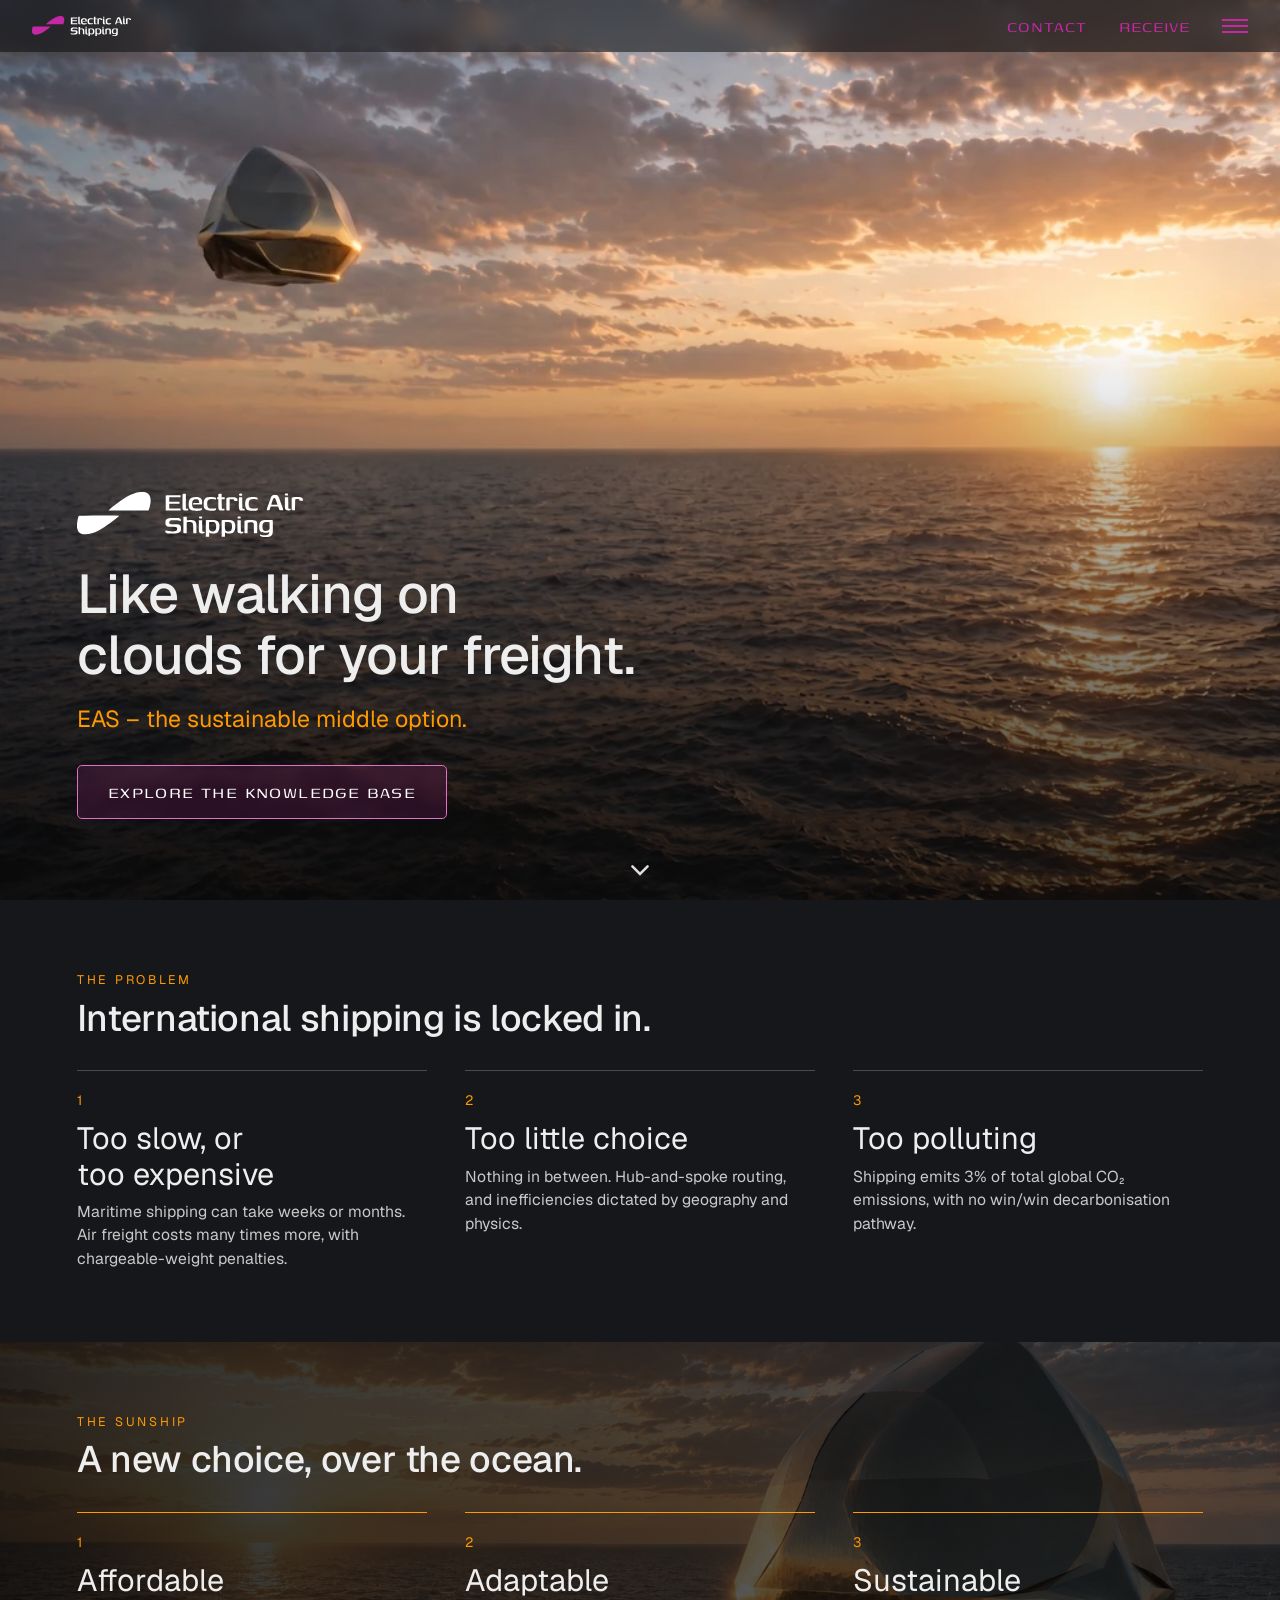
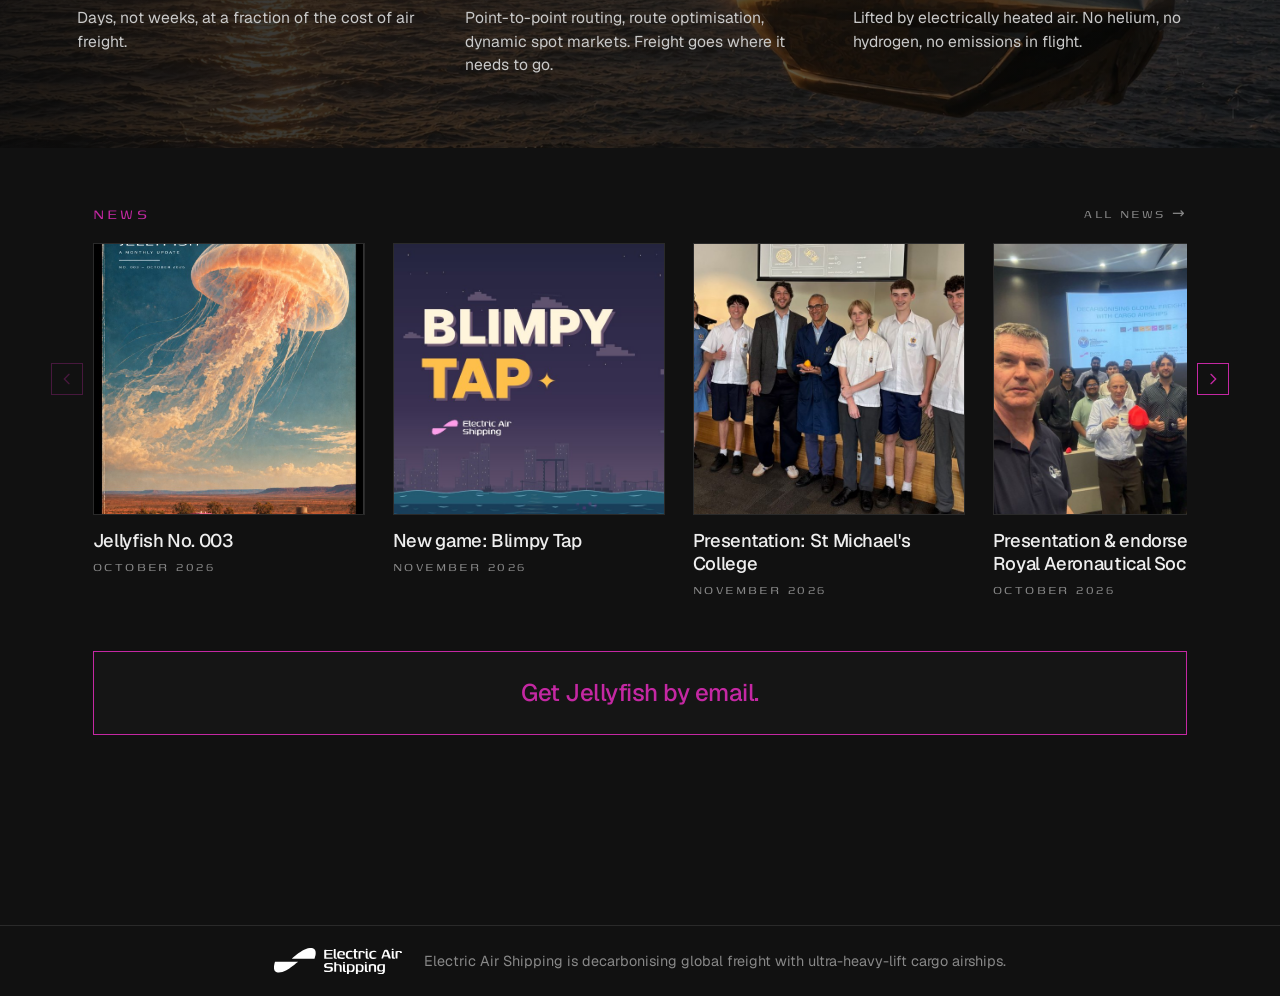
<file: index.html>
<!DOCTYPE html>
<html lang="en">

<head>
    <meta charset="UTF-8">
    <meta name="viewport" content="width=device-width, initial-scale=1.0">
    <title>Electric Air Shipping</title>
    <meta name="description"
        content="Like walking on clouds for your freight. The Sunship is an ultra-heavy-lift cargo airship: the sustainable middle option for international shipping.">
    <link rel="canonical" href="https://electricairshipping.com/">

    <!-- Link previews. Without these a shared link renders as a bare URL. -->
    <meta property="og:type" content="website">
    <meta property="og:site_name" content="Electric Air Shipping">
    <meta property="og:title" content="Electric Air Shipping">
    <meta property="og:description"
        content="Like walking on clouds for your freight. EAS – the sustainable middle option.">
    <meta property="og:url" content="https://electricairshipping.com/">
    <!-- Dedicated JPEG at 1200x630: LinkedIn's crawler rejects WebP, and
         social scrapers want this exact shape. Same hero composition. -->
    <meta property="og:image" content="https://electricairshipping.com/assets/og-image.jpg">
    <meta property="og:image:type" content="image/jpeg">
    <meta property="og:image:width" content="1200">
    <meta property="og:image:height" content="630">
    <meta property="og:image:alt" content="The Sunship over open water at sunset">
    <meta name="twitter:card" content="summary_large_image">
    <meta name="twitter:image" content="https://electricairshipping.com/assets/og-image.jpg">

    <link rel="shortcut icon" href="./assets/favicon.ico" type="image/x-icon">

    <!-- The hero headline and lead render are the largest things above the
         fold; both are preloaded so the first paint is the real page. -->
    <link rel="preload" as="font" type="font/woff2" href="./assets/fonts/Geist-Variable.woff2" crossorigin>
    <link rel="preload" as="image"
        imagesrcset="./assets/hero/over-water-1280.webp 1280w, ./assets/hero/over-water-1920.webp 1920w, ./assets/hero/over-water-2560.webp 2560w, ./assets/hero/over-water-2730.webp 2730w"
        imagesizes="100vw">

    <link rel="stylesheet" href="./assets/site.css">
    <style>
        * {
            box-sizing: border-box;
        }

        html {
            scroll-snap-type: y proximity;
            /* One decisive scroll lands on a slide top; a nudge springs back.
               Snap targets clear the fixed bar because scroll-padding-top and
               the bar's height are the same variable — they cannot drift. */
            scroll-padding-top: var(--bar-h);
            scroll-behavior: smooth;
        }

        body {
            margin: 0;
            background: var(--bg);
            color: var(--fg);
            font-family: Geist, system-ui, sans-serif;
        }

        h1,
        h2,
        p {
            margin: 0;
        }

        .snap {
            scroll-snap-align: start;
        }

        /* ------------------------------------------------------------ hero */

        /* svh, not dvh: dvh changes as the mobile URL bar hides and shows,
           which re-lays-out every full-height section MID-SCROLL — the page
           visibly stutters between slides. svh is the stable small size; the
           cost is a sliver of letterbox when the URL bar is collapsed, the
           gain is that nothing moves under the visitor's thumb. */
        .hero {
            position: relative;
            min-height: 100vh;
            min-height: 100svh;
            overflow: hidden;
        }

        .hero-lead,
        .hero-layer {
            position: absolute;
            inset: 0;
            width: 100%;
            height: 100%;
            object-fit: cover;
            background-size: cover;
            background-position: center;
        }

        /* The lead render is the only image in the initial markup — the other
           four are attached by script AFTER window load so nothing competes
           with the largest contentful paint. Each overlay then takes a slot in
           a 30s cycle; while an overlay is transparent (or not yet loaded) the
           lead shows through, so a slow connection degrades to a still. */
        .hero-layer {
            opacity: 0;
            animation: heroFade 30s linear infinite;
        }

        /* Numbered 1-4, not 2-5: nth-of-type counts by TAG among siblings and
           the lead is an <img>, so the four layer divs are div 1-4. Numbering
           from 2 left layer one on a 0s delay — it covered the lead instantly,
           and the 22.5s slot pointed at .hero-scrim, where it did nothing.
           The 0-4.5s slot belongs to the lead render. */
        .hero-layer:nth-of-type(1) { animation-delay: 4.5s; }
        .hero-layer:nth-of-type(2) { animation-delay: 10.5s; }
        .hero-layer:nth-of-type(3) { animation-delay: 16.5s; }
        .hero-layer:nth-of-type(4) { animation-delay: 22.5s; }

        @keyframes heroFade {
            0% { opacity: 0; }
            5% { opacity: 1; }
            20% { opacity: 1; }
            25% { opacity: 0; }
            100% { opacity: 0; }
        }

        /* Scrim: the text sits over five different frames as they cycle, so
           contrast is tuned against the BRIGHTEST (docking), not the lead. */
        .hero-scrim {
            position: absolute;
            inset: 0;
            background: linear-gradient(to top,
                    rgba(8, 8, 8, 0.78) 0%,
                    rgba(8, 8, 8, 0.45) 32%,
                    rgba(8, 8, 8, 0.0) 62%);
        }

        .hero-text {
            position: absolute;
            left: clamp(1.25rem, 6vw, 5rem);
            right: clamp(1.25rem, 6vw, 5rem);
            bottom: clamp(2.5rem, 9vh, 6rem);
            max-width: 46rem;
        }

        .hero-text .lockup {
            height: clamp(2.1rem, 5vh, 3rem);
            width: auto;
            display: block;
            margin-bottom: clamp(1rem, 3vh, 1.75rem);
        }

        .hero-text h1 {
            font-size: clamp(1.9rem, 4.6vw, 3.4rem);
            font-weight: 500;
            line-height: 1.12;
            letter-spacing: -0.01em;
            text-wrap: balance;
        }

        .hero-text .sub {
            margin-top: clamp(0.7rem, 2vh, 1.1rem);
            font-size: clamp(1.05rem, 2vw, 1.45rem);
            font-weight: 400;
            color: var(--orange);
        }

        .hero-actions {
            display: flex;
            flex-wrap: wrap;
            gap: 0.9rem;
            margin-top: clamp(1.4rem, 3.5vh, 2.2rem);
        }

        .btn {
            display: inline-block;
            padding: 0.7em 1.5em;
            border-radius: 0.3rem;
            font-family: Genos, system-ui, sans-serif;   /* chrome = Genos */
            font-size: clamp(1.05rem, 1.8vw, 1.25rem);
            font-weight: 500;
            letter-spacing: 0.07em;
            text-decoration: none;
            white-space: nowrap;
        }

        /* Matches the v5 deck's IP box: faint berry tint, light berry outline. */
        .btn-primary {
            background: rgba(196, 40, 163, 0.16);
            border: 1.5px solid #e070c8;
            color: #fff;
            -webkit-backdrop-filter: blur(6px);
            backdrop-filter: blur(6px);
        }

        .btn-primary:hover,
        .btn-primary:focus-visible {
            background: rgba(196, 40, 163, 0.34);
        }

        .btn:focus-visible {
            outline: 2px solid var(--orange);
            outline-offset: 3px;
        }

        .chev {
            position: absolute;
            left: 50%;
            transform: translateX(-50%);
            bottom: 0.9rem;
            color: rgba(255, 255, 255, 0.85);
            animation: chevNudge 2.4s ease-in-out infinite;
        }

        .chev svg {
            width: 1.9rem;
            height: 1.9rem;
            display: block;
        }

        @keyframes chevNudge {
            0%, 100% { transform: translate(-50%, 0); }
            50% { transform: translate(-50%, 0.45rem); }
        }

        /* ------------------------------------------ problem + solution */

        /* One screen: the problem row over the answer row, so each answer
           sits directly under the problem it solves. */
        /* Sized to the space BELOW the bar: snapping lands the section at
           scroll-padding-top (the bar height), so a full-viewport section
           would lose its bottom bar-height to the fold. */
        .ps {
            min-height: calc(100vh - var(--bar-h));
            min-height: calc(100svh - var(--bar-h));
            display: flex;
            flex-direction: column;
            background: #16171a;   /* the deck slides' own colour */
        }

        .half {
            position: relative;
            flex: 1;
            display: flex;
            align-items: center;
            padding: clamp(1.5rem, 4vh, 2.5rem) clamp(1.25rem, 6vw, 5rem);
            overflow: hidden;
        }

        /* The solution sits over a render: the answer arrives with the ship. */
        .half-bg {
            position: absolute;
            inset: 0;
            background: url("./assets/hero/water-low-1672.webp") center / cover no-repeat;
        }

        .half-bg::after {
            content: "";
            position: absolute;
            inset: 0;
            background: linear-gradient(to right,
                    rgba(8, 8, 8, 0.86) 0%,
                    rgba(8, 8, 8, 0.7) 55%,
                    rgba(8, 8, 8, 0.45) 100%);
        }

        .half-inner {
            position: relative;
            width: 100%;
            max-width: 78rem;
            margin: 0 auto;
        }

        .eyebrow {
            font-size: 0.78rem;
            letter-spacing: 0.22em;
            text-transform: uppercase;
            color: var(--orange);
        }

        .half h2 {
            margin-top: 0.6rem;
            font-size: clamp(1.5rem, 3vw, 2.3rem);
            font-weight: 500;
            line-height: 1.12;
            letter-spacing: -0.01em;
            text-wrap: balance;
        }

        .tiles {
            list-style: none;
            margin: clamp(1.2rem, 3.5vh, 2.2rem) 0 0;
            padding: 0;
            display: grid;
            grid-template-columns: repeat(3, 1fr);
            gap: clamp(1.5rem, 3vw, 3rem);
        }

        .tiles li {
            border-top: 1px solid #4a4b4f;
            padding-top: 1.1rem;
        }

        /* Problems get a grey rule, answers the orange one. */
        .half-solution .tiles li {
            border-top-color: var(--orange);
        }

        .tiles .num {
            font-size: 0.85rem;
            color: var(--orange);
        }

        .tiles h3 {
            margin: 0.7rem 0 0;
            font-size: clamp(1.4rem, 2.4vw, 2rem);
            font-weight: 400;
            line-height: 1.15;
        }

        .tiles p {
            margin-top: 0.5rem;
            font-size: clamp(0.98rem, 1.2vw, 1.1rem);
            line-height: 1.5;
            color: #c9c9c9;
            max-width: 26rem;
        }

        @media (max-width: 760px) {
            .tiles {
                grid-template-columns: 1fr;
                gap: 1.6rem;
            }
        }

        /* ------------------------------------------------------------ news */
        /* The news page's rails, merged into one and shown here as image,
           title and date. Styles are copied from news/_shared.css and scoped,
           because that file's global .btn would fight this page's. */

        .end {
            min-height: calc(100vh - var(--bar-h));
            min-height: calc(100svh - var(--bar-h));
            display: flex;
            flex-direction: column;
        }

        .news {
            width: 100%;
            max-width: 78rem;
            margin: 0 auto;
            padding: clamp(2rem, 6vh, 4rem) clamp(1.25rem, 6vw, 5rem) clamp(1.5rem, 4vh, 2.5rem);
        }

        /* The box IS the button, as on the news page. */
        .signup {
            display: block;
            text-align: center;
            text-decoration: none;
            font-size: clamp(1.2rem, 2.2vw, 1.5rem);
            font-weight: 500;
            letter-spacing: -0.02em;
            color: var(--berry);
            border: 1px solid var(--berry);
            background: #151515;
            padding: clamp(1.1rem, 2.5vw, 1.6rem);
            margin-top: clamp(1.5rem, 4vh, 2.5rem);
        }

        .signup:hover,
        .signup:focus-visible {
            color: var(--bg);
            background: var(--orange);
            border-color: var(--orange);
        }

        /* Pushed to the bottom of the last screen. */
        .foot {
            margin-top: auto;
            border-top: 1px solid #2a2a2a;
            padding: 1.4rem clamp(1.25rem, 6vw, 5rem);
            display: flex;
            flex-wrap: wrap;
            align-items: center;
            justify-content: center;
            gap: 0.6rem 1.4rem;
            text-align: center;
        }

        .foot img {
            height: 1.6rem;
            width: auto;
            display: block;
        }

        .foot p {
            font-size: 0.9rem;
            color: var(--muted);
        }

        .news .strand-head {
            display: flex;
            align-items: center;
            justify-content: space-between;
            gap: 1rem;
            margin-bottom: 1.1rem;
        }

        .news .kicker {
            font-family: Genos, system-ui, sans-serif;
            text-transform: uppercase;
            letter-spacing: 0.18em;
            font-size: 1.15rem;
            font-weight: 400;
            color: var(--berry);
        }

        .news-tools {
            display: flex;
            align-items: center;
            gap: 1.1rem;
        }

        .news-all {
            font-family: Genos, system-ui, sans-serif;
            text-transform: uppercase;
            letter-spacing: 0.16em;
            font-size: 0.95rem;
            color: var(--muted);
            text-decoration: none;
        }

        .news-all:hover,
        .news-all:focus-visible {
            color: var(--orange);
        }

        /* rail.js wraps the rail in .rail-frame and puts its arrows either
           side of the pictures - see news/_shared.css for why. */
        .rail-frame {
            position: relative;
        }

        .rail-frame > .rail-arrow {
            position: absolute;
            z-index: 1;
            top: var(--arrow-y, 40%);
            transform: translateY(-50%);
            background: rgba(17, 17, 17, 0.85);
        }

        .rail-frame > .rail-prev {
            left: 0.4rem;
        }

        .rail-frame > .rail-next {
            right: 0.4rem;
        }

        .rail-frame > .rail-arrow[hidden] {
            display: none;
        }

        @media (min-width: 68rem) {
            .rail-frame > .rail-arrow {
                background: none;
            }

            .rail-frame > .rail-prev {
                left: -2.6rem;
            }

            .rail-frame > .rail-next {
                right: -2.6rem;
            }
        }

        .news .rail {
            list-style: none;
            margin: 0;
            padding: 0 0 1rem;
            display: flex;
            gap: clamp(1rem, 3vw, 1.75rem);
            overflow-x: auto;
            overscroll-behavior-x: contain;
            scroll-snap-type: x mandatory;
            scrollbar-width: thin;
            scrollbar-color: #3a3a3a transparent;
        }

        .news .rail > li {
            flex: 0 0 clamp(13rem, 62vw, 17rem);
            scroll-snap-align: start;
        }

        .news .rail:focus-visible {
            outline: 2px solid var(--orange);
            outline-offset: 4px;
        }

        .news .entry img {
            width: 100%;
            aspect-ratio: 1 / 1;
            object-fit: cover;
            display: block;
            border: 1px solid #2a2a2a;
        }

        .news .entry h3 {
            font-weight: 500;
            font-size: 1.15rem;
            letter-spacing: -0.02em;
            margin: 0.9rem 0 0.3rem;
            line-height: 1.25;
        }

        .news .entry h3 a {
            color: var(--fg);
            text-decoration: none;
        }

        .news .entry h3 a:hover,
        .news .entry h3 a:focus-visible {
            color: var(--orange);
        }

        .news .entry .date {
            font-family: Genos, system-ui, sans-serif;
            text-transform: uppercase;
            letter-spacing: 0.16em;
            font-size: 0.95rem;
            color: var(--muted);
        }

        .rail-arrow {
            width: 2rem;
            height: 2rem;
            display: grid;
            place-items: center;
            background: none;
            color: var(--berry);
            border: 1px solid var(--berry);
            cursor: pointer;
            padding: 0;
        }

        .rail-arrow:hover:not(:disabled),
        .rail-arrow:focus-visible {
            color: var(--bg);
            background: var(--orange);
            border-color: var(--orange);
        }

        .rail-arrow:disabled {
            opacity: 0.3;
            cursor: default;
        }

        .rail-arrow svg {
            width: 1rem;
            height: 1rem;
        }

        /* Phones get decisive snapping: a flick always comes to rest on a
           screen, never between two. Desktop keeps proximity. */
        @media (pointer: coarse) {
            html {
                scroll-snap-type: y mandatory;
            }
        }

        /* --------------------------------------------------- reduced motion */

        @media (prefers-reduced-motion: reduce) {
            html {
                scroll-behavior: auto;
            }

            .hero-layer {
                animation: none;
                opacity: 0;   /* the lead render alone, as a still */
            }

            .chev {
                animation: none;
            }
        }
    </style>
</head>

<body>
    <header class="topbar">
        <a class="topbar-home" href="/" aria-label="Electric Air Shipping — home">
            <img src="./assets/logo-berry-white.svg" alt="Electric Air Shipping">
        </a>
        <nav class="topbar-nav">
            <a href="mailto:contact@electricairshipping.com" data-track="contact">CONTACT</a>
            <a href="#" data-nl-open data-track="receive">RECEIVE</a>
        </nav>
    </header>

    <main>
        <!-- ============================================================ hero -->
        <section class="hero snap" aria-label="Electric Air Shipping">
            <img class="hero-lead" alt="The Sunship — a broad, faceted metallic airship — over open water at sunset"
                src="./assets/hero/over-water-1920.webp"
                srcset="./assets/hero/over-water-1280.webp 1280w, ./assets/hero/over-water-1920.webp 1920w, ./assets/hero/over-water-2560.webp 2560w, ./assets/hero/over-water-2730.webp 2730w"
                sizes="100vw" width="2730" height="1536" fetchpriority="high">

            <!-- Attached by script after window load; decorative.
                 THIS ORDER IS THE CAROUSEL ORDER — the delays above are applied
                 by position, so moving a line moves the shot in the cycle. -->
            <div class="hero-layer" aria-hidden="true" data-slug="shallows" data-widths="1280,1920,2560,2956"></div>
            <div class="hero-layer" aria-hidden="true" data-slug="forest" data-widths="1280,1672"></div>
            <div class="hero-layer" aria-hidden="true" data-slug="water-low" data-widths="1280,1672"></div>
            <div class="hero-layer" aria-hidden="true" data-slug="docking" data-widths="1280,1920,2432"></div>

            <div class="hero-scrim" aria-hidden="true"></div>

            <div class="hero-text">
                <img class="lockup" src="./assets/logo.svg" alt="">
                <h1>Like walking on clouds for your freight.</h1>
                <p class="sub">EAS &ndash; the sustainable middle option.</p>
                <div class="hero-actions">
                    <a class="btn btn-primary" href="/knowledgebase" data-track="kb">EXPLORE THE KNOWLEDGE BASE</a>
                </div>
            </div>

            <a class="chev" href="#problem" aria-label="Scroll down">
                <svg viewBox="0 0 24 24" fill="none" stroke="currentColor" stroke-width="2" stroke-linecap="round">
                    <path d="M6 9l6 6 6-6"></path>
                </svg>
            </a>
        </section>

        <!-- ================================================ problem + solution
             Problem row over solution row on one screen: tile N of the
             solution answers tile N of the problem. -->
        <section class="ps snap" id="problem" aria-label="The problem, and the Sunship">
            <div class="half half-problem">
                <div class="half-inner">
                    <p class="eyebrow">The problem</p>
                    <h2>International shipping is locked in.</h2>
                    <ol class="tiles">
                        <li>
                            <span class="num">1</span>
                            <h3>Too slow, or too&nbsp;expensive</h3>
                            <p>Maritime shipping can take weeks or months. Air freight costs
                                many times more, with chargeable-weight penalties.</p>
                        </li>
                        <li>
                            <span class="num">2</span>
                            <h3>Too little choice</h3>
                            <p>Nothing in between. Hub-and-spoke routing, and inefficiencies
                                dictated by geography and physics.</p>
                        </li>
                        <li>
                            <span class="num">3</span>
                            <h3>Too polluting</h3>
                            <p>Shipping emits 3% of total global CO₂ emissions, with no
                                win/win decarbonisation pathway.</p>
                        </li>
                    </ol>
                </div>
            </div>

            <div class="half half-solution" id="solution">
                <div class="half-bg" aria-hidden="true"></div>
                <div class="half-inner">
                    <p class="eyebrow">The Sunship</p>
                    <h2>A new choice, over the ocean.</h2>
                    <ol class="tiles">
                        <li>
                            <span class="num">1</span>
                            <h3>Affordable</h3>
                            <p>Days, not weeks, at a fraction of the cost of air freight.</p>
                        </li>
                        <li>
                            <span class="num">2</span>
                            <h3>Adaptable</h3>
                            <p>Point-to-point routing, route optimisation, dynamic spot markets.
                                Freight goes where it needs to go.</p>
                        </li>
                        <li>
                            <span class="num">3</span>
                            <h3>Sustainable</h3>
                            <p>Lifted by electrically heated air. No helium, no hydrogen,
                                no emissions in flight.</p>
                        </li>
                    </ol>
                </div>
            </div>
        </section>


        <!-- ============================================================ news
             No content of its own: the cards are read from /news at load
             time - the newest few of each rail (counts in the script below),
             merged newest first - so adding an entry to the news page is the
             only update this ever needs. Without script (or
             if the fetch fails) it is just the heading and the All news link. -->
        <!-- News, signup and footer together fill exactly one screen below
             the bar, so the page ends on a clean snap with nothing of the
             screen above showing. -->
        <div class="end snap">
        <section class="news strand" id="news" aria-label="News">
            <div class="strand-head">
                <h2 class="kicker">News</h2>
                <a class="news-all" href="/news/" data-track="news">All news &rarr;</a>
            </div>
            <ul class="rail" tabindex="0" aria-label="News, newest first" hidden></ul>

            <!-- Same RECEIVE modal as the top bar: one signup path. -->
            <a class="signup" href="#" data-nl-open data-track="receive">Get Jellyfish by email.</a>
        </section>

        <footer class="foot">
            <img src="./assets/logo.svg" alt="Electric Air Shipping">
            <p>Electric Air Shipping is decarbonising global freight with ultra-heavy-lift cargo airships.</p>
        </footer>
        </div>
    </main>

    <script src="https://challenges.cloudflare.com/turnstile/v0/api.js?render=explicit" async defer></script>
    <script src="./assets/newsletter.js" defer></script>
    <script src="./assets/menu.js" defer></script>
    <script src="./assets/analytics.js" defer></script>
    <script>
        /* Anchor buttons (EXPLORE, chevron): Chromium cancels smooth anchor
         * navigation when scroll-snap sits on the root — the snap pulls back
         * to the nearest point, which is still the hero, so the click appears
         * to do nothing. Workaround: lift the snap for the duration of the
         * browser's own scrollIntoView, restore it when scrolling ends. The
         * scrolling itself stays native — this is not scroll-jacking. */
        const reduced = matchMedia('(prefers-reduced-motion: reduce)');
        document.querySelectorAll('a[href^="#"]').forEach((a) => {
            a.addEventListener('click', (e) => {
                const target = document.getElementById(a.hash.slice(1));
                if (!target) return;
                e.preventDefault();
                const root = document.documentElement;
                root.style.scrollSnapType = 'none';
                const restore = () => {
                    root.style.scrollSnapType = '';
                    removeEventListener('scrollend', restore);
                };
                addEventListener('scrollend', restore);
                setTimeout(restore, 1500);   /* scrollend fallback */
                history.pushState(null, '', a.hash);
                target.scrollIntoView({ behavior: reduced.matches ? 'auto' : 'smooth' });
            });
        });

        /* News rail: borrow the cards from /news (see the comment on the
         * section). Each card keeps its picture, title and date; summaries
         * and buttons stay on the news page. Relative links are rewritten
         * against /news/ so they still resolve from here.
         * The latest Jellyfish always leads, then every article newest
         * first, so the strip is mostly pictures of people (the advice:
         * humanise the project). One number per rail, in the news page's
         * order: Jellyfish, then articles. */
        const NEWS_PER_RAIL = [1, Infinity];
        (async () => {
            try {
                const res = await fetch('/news/');
                if (!res.ok) return;
                const doc = new DOMParser().parseFromString(await res.text(), 'text/html');
                const base = new URL('/news/', location.href);
                /* Each rail is newest first in its markup, so its first n are its newest. */
                const items = [...doc.querySelectorAll('.rail')].flatMap((ul, i) =>
                    [...ul.children].slice(0, NEWS_PER_RAIL[i] ?? 0));
                if (!items.length) return;
                const rail = document.querySelector('.news .rail');
                for (const li of items) {
                    li.querySelectorAll('.entry > p:not(.date), .entry > .btn').forEach((n) => n.remove());
                    li.querySelectorAll('[href]').forEach((n) => {
                        const u = new URL(n.getAttribute('href'), base);
                        n.setAttribute('href', u.origin === location.origin ? u.pathname + u.hash : u.href);
                    });
                    li.querySelectorAll('img[src]').forEach((n) => {
                        n.src = new URL(n.getAttribute('src'), base).pathname;
                        n.loading = 'lazy';
                    });
                    rail.appendChild(document.importNode(li, true));
                }
                rail.hidden = false;
                /* The news page's own arrows script, loaded only once there
                 * is a rail for it to find. */
                const s = document.createElement('script');
                s.src = '/news/rail.js?v=2';
                document.body.appendChild(s);
            } catch { /* heading + All news link remain */ }
        })();

        /* Attach the four rotating hero layers AFTER window load, staggered,
         * so they can never compete with the lead image for first-paint
         * bandwidth. loading="lazy" cannot do this: it only defers images
         * below the viewport, and these are stacked inside it. */
        addEventListener('load', () => {
            const need = Math.round(innerWidth * Math.min(devicePixelRatio || 1, 2));
            document.querySelectorAll('.hero-layer').forEach((layer, i) => {
                const widths = layer.dataset.widths.split(',').map(Number);
                const w = widths.find((x) => x >= need) ?? widths[widths.length - 1];
                setTimeout(() => {
                    layer.style.backgroundImage =
                        `url(./assets/hero/${layer.dataset.slug}-${w}.webp)`;
                }, i * 400);
            });
        });
    </script>
</body>

</html>
</file>
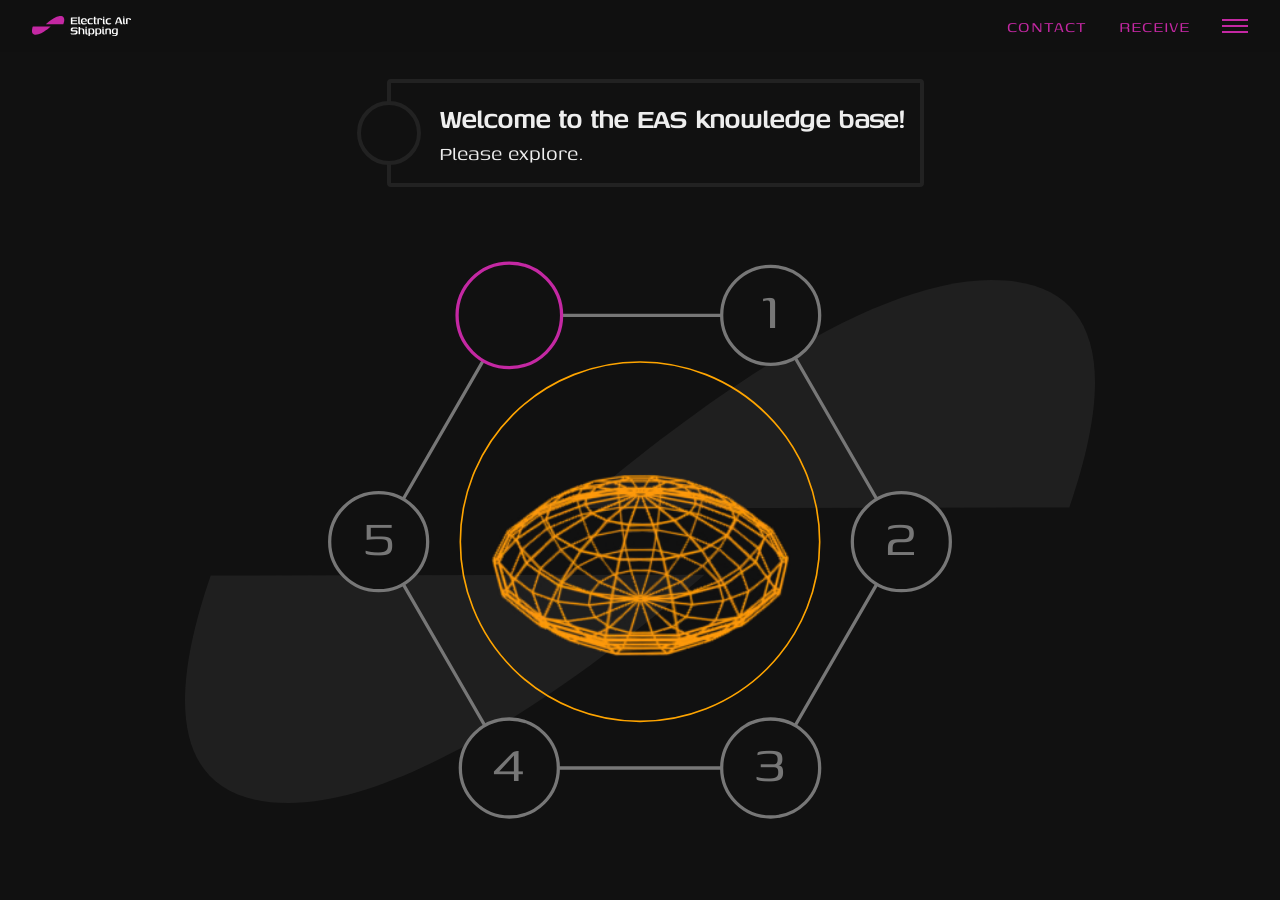
<file: knowledgebase/index.html>
<!DOCTYPE html>
<html lang="en">

<head>
    <meta charset="UTF-8">
    <meta name="viewport" content="width=device-width, initial-scale=1.0">
    <title>Knowledge Base — Electric Air Shipping</title>
    <meta name="description"
        content="The Electric Air Shipping knowledge base: the pitch deck, the interactive fleet calculator, the Vision whitepaper, the Shape-Volume Scalar paper, and the full Sunship conceptual design.">
    <meta property="og:type" content="website">
    <meta property="og:site_name" content="Electric Air Shipping">
    <meta property="og:title" content="EAS Knowledge Base">
    <meta property="og:description"
        content="The pitch deck, the interactive fleet calculator, the whitepaper, the mathematics, and the full Sunship conceptual design.">
    <meta property="og:url" content="https://electricairshipping.com/knowledgebase/">
    <meta property="og:image" content="https://electricairshipping.com/assets/og-image.jpg">
    <meta property="og:image:type" content="image/jpeg">
    <meta property="og:image:width" content="1200">
    <meta property="og:image:height" content="630">
    <meta property="og:image:alt" content="The Sunship over open water at sunset">
    <meta name="twitter:card" content="summary_large_image">
    <meta name="twitter:image" content="https://electricairshipping.com/assets/og-image.jpg">
    <link rel="shortcut icon" href="../assets/favicon.ico" type="image/x-icon">
    <link rel="stylesheet" href="../assets/site.css">
    <style>
        * {
            box-sizing: border-box;
        }

        :root {
            --pad: 1rem;
            --border: 0.25rem;
            --circlesize: 4rem;
            --FULL_LENGTH: 240;
            --SEG_LENGTH: 40;
            --pink: var(--berry);
            --gray: #777;
        }

        html,
        body {
            margin: 0;
            background-color: var(--bg);
            color: var(--fg);
            height: 100%;
            font-family: Genos;
            max-height: 2000px;
        }

        /* The fixed top bar sits above this grid. Padding rather than a grid
           row so the hexagon's proportions are untouched; box-sizing keeps it
           inside the 100% height. */
        /* The text row is minmax'd, not fr'd: an fr row grows as the heading
           wraps to two or three lines, which visibly resizes the hexagon
           every time a vertex with longer copy is tapped. Reserving three
           lines' worth up front keeps the hexagon still. */
        body {
            padding-top: var(--bar-h);
            display: grid;
            /* minmax(0, 1fr) on the hex row: without the 0, grid uses the
               row contents' natural size as a floor, the row inflates past
               its share, and the whole page gains a slight scroll. */
            grid-template-rows: var(--pad) minmax(10rem, auto) var(--pad) minmax(0, 1fr) var(--pad);
            grid-template-columns: var(--pad) 1fr var(--pad);
            grid-template-areas:
                ".... .... ...."
                ".... text ...."
                ".... .... ...."
                ".... main ...."
                ".... .... ....";
        }

        .text-container-container {
            grid-area: text;
            display: flex;
            justify-content: center;
            align-items: center;
        }

        .text-container {
            display: flex;
        }

        .text-spacer-left {
            width: 2rem;
            flex-shrink: 0;
        }

        .text-spacer-right {
            width: 2rem;
            flex-shrink: 0;
        }

        .text-text {
            flex-grow: 1;
            border: 0.25rem solid #222;
            border-radius: 0.25rem;
            position: relative;
            display: flex;
            justify-content: center;
        }

        .text-number {
            position: absolute;
            border: var(--border) solid #222;
            border-radius: 50%;
            width: 4rem;
            height: 4rem;
            left: calc((var(--circlesize) + var(--border))/-2);
            bottom: calc(50% - 2rem);
            background-color: #111;
            display: flex;
            justify-content: center;
            align-items: center;
        }

        .text-number>span {
            font-size: 3rem;
            color: var(--pink);
            transform: translateY(-0.2rem);
        }

        .text {
            display: flex;
            flex-direction: column;
            padding: 1rem;
        }

        .text .subtitle {
            font-size: 1.5rem;
        }

        /* A smaller second line under a point's link (point 4). */
        .subline {
            display: block;
            font-size: 0.85em;
        }

        .hyperlink {
            color: var(--pink);
        }

        .hyperlink:hover {
            color: var(--orange);
        }

        .hex {
            grid-area: main;
            justify-self: center;
            align-self: center;
        }

        .bg-img {
            grid-area: main;
            display: block;
            max-width: 100%;
            max-height: 80%;
            justify-self: center;
            align-self: center;
        }

        p,
        h1 {
            margin: 0;
        }

        @media (min-width: 800px) {
            body {
                grid-template-rows: var(--pad) 2fr var(--pad) minmax(0, 10fr) calc(var(--pad)*2);
                grid-template-columns: var(--pad) 1fr 3fr 1fr var(--pad);
                grid-template-areas:
                    ".... .... .... .... ...."
                    ".... .... text .... ...."
                    ".... .... .... .... ...."
                    ".... main main main ...."
                    ".... .... .... .... ....";
            }
        }

        svg {
            width: 100%;
            height: 100%;
        }

        .path-animate {
            transition: stroke-dashoffset 1s ease-out;
            stroke-dasharray: var(--FULL_LENGTH);
            stroke-dashoffset: 240;
            fill: none;
            stroke: var(--pink);
            stroke-width: 0.5px;
        }

        .path-bg {
            stroke: var(--gray);
            stroke-width: 0.5px;
            fill: none;
        }

        .path0 { stroke-dashoffset: 240; }
        .path1 { stroke-dashoffset: 200; }
        .path2 { stroke-dashoffset: 160; }
        .path3 { stroke-dashoffset: 120; }
        .path4 { stroke-dashoffset: 80; }
        .path5 { stroke-dashoffset: 0; }

        .circle-select {
            transition: stroke 1s;
            transition: r 1s;
            fill: var(--bg);
            stroke: var(--gray);
            stroke-width: 0.5px;
            r: 7.5px;
        }

        .circle-select:hover {
            cursor: pointer;
        }

        .circle-select.selected {
            transition: stroke 3s;
            r: 8px;
            stroke: var(--pink);
        }

        .selected-text {
            fill: var(--pink)
        }

        svg>text {
            transition: fill 1s;
            pointer-events: none;
            fill: var(--gray);
            font-size: 10px;
            font-family: Genos;
            text-anchor: middle;
            dominant-baseline: middle;
        }

        .video-portal {
            fill: none;
            stroke: orange;
            stroke-width: 0.25px;
        }

        /* The spinning shapes: an alpha webm <video> for most browsers, which
           WebKit swaps for an animated WebP <img> (see the script by the
           element) — WebKit plays alpha webm without its transparency, and
           the WebP carries the same transparency, so BOTH render clean.
           (Earlier keep-inside-the-circle sizing gymnastics existed for a
           black video background that no longer reaches any browser.)
           Original sizing: content square = half the cell's smaller side,
           sitting comfortably in the portal circle at 55%. */
        .hex-anim {
            display: block;
            width: 50%;
            height: 50%;
            min-width: 0;
            min-height: 0;
            object-fit: contain;
        }

        /* Phone: the hexagon runs edge to edge, the heading drops a size so
           it wraps less, and the vertex circles grow into honest tap targets
           (r is a presentation property — settable from CSS on SVG2). */
        @media (max-width: 700px) {
            .text .title {
                font-size: 1.6rem;
            }

            svg.hex {
                width: 100vw;
                max-width: 100vw;
            }

            /* (Animation sizing is universal now — see .hex-anim above.) */
        }

        @media (pointer: coarse) {
            .circle-select {
                r: 10px;
            }

            .circle-select.selected {
                r: 10.5px;
            }

            svg>text {
                font-size: 12px;
            }
        }
    </style>
</head>

<body>
    <header class="topbar">
        <a class="topbar-home" href="/" aria-label="Electric Air Shipping — home">
            <img src="../assets/logo-berry-white.svg" alt="Electric Air Shipping">
        </a>
        <nav class="topbar-nav">
            <a href="mailto:contact@electricairshipping.com" data-track="contact">CONTACT</a>
            <a href="#" data-nl-open data-track="receive">RECEIVE</a>
        </nav>
    </header>

    <img class="bg-img" src="../assets/bg.svg" alt="">
    <div class="text-container-container">
        <div class="text-container">
            <div class="text-spacer-left"></div>
            <div class="text-text">
                <div class="text-number">
                    <span data-id="text-number"></span>
                </div>
                <div class="text-spacer-right"></div>
                <div class="text">
                    <h1 data-id="title" class="title">Welcome to the Electric Air Shipping project!</h1>
                    <p data-id="subtitle" class="subtitle">Please explore our knowledge base.</p>
                </div>
            </div>
        </div>
    </div>

    <video src="../assets/render.webm" autoplay loop muted playsinline class="hex hex-anim"></video>
    <script>
        /* WebKit plays the alpha webm WITHOUT transparency — a black box —
           and on iOS EVERY browser is WebKit underneath, Chrome and Firefox
           included. All of them render animated WebP alpha correctly, so
           iOS devices and desktop Safari get the WebP (heavier at 4.9MB, but
           the only version that looks right there). Everything else keeps
           the 2MB webm at its native smoothness. A false positive only costs
           the extra MB. iPads reporting as Mac land on the Safari branch. */
        if (/iPhone|iPad|iPod/.test(navigator.userAgent)
            || /^((?!chrome|android|crios|fxios).)*safari/i.test(navigator.userAgent)) {
            const v = document.querySelector('.hex-anim');
            const img = document.createElement('img');
            img.src = '../assets/render-anim.webp';
            img.alt = '';
            img.className = v.className;
            v.replaceWith(img);
        }
    </script>
    <svg viewBox="0 0 100 100" class="hex" aria-label="Six-point knowledge base navigation">
        <path class="path-bg" d="M30 15.359 H70 L90 50 L70 84.641 H30 L10 50 Z"></path>
        <path class="path-animate" d="M30 15.359 H70 L90 50 L70 84.641 H30 L10 50 Z"></path>
        <circle class="circle-select selected" data-circle="0" cx="30" cy="15.359"></circle>
        <circle class="circle-select" data-circle="1" cx="70" cy="15.359"></circle>
        <circle class="circle-select" data-circle="2" cx="90" cy="50"></circle>
        <circle class="circle-select" data-circle="3" cx="70" cy="84.641"></circle>
        <circle class="circle-select" data-circle="4" cx="30" cy="84.641"></circle>
        <circle class="circle-select" data-circle="5" cx="10" cy="50"></circle>
        <text class="selected-text" data-text="0" x="30" y="15.359"></text>
        <text data-text="1" x="70" y="15.359">1</text>
        <text data-text="2" x="90" y="50">2</text>
        <text data-text="3" x="70" y="84.641">3</text>
        <text data-text="4" x="30" y="84.641">4</text>
        <text data-text="5" x="10" y="50">5</text>
        <circle class="video-portal" cx="50" cy="50" r="27.5"></circle>
    </svg>

    <!-- Point 5: ask nicely. Shares the newsletter modal's styles (.nl-*).
         One box, no password: an email address opens the document at once
         and a copy of the link goes to that inbox. ASK NICELY is the whole
         personality — no heading on purpose. -->
    <div class="nl-overlay" data-gate-overlay role="dialog" aria-modal="true" aria-label="Sunship Conceptual Design">
        <div class="nl-box">
            <div>
                <label class="visually-hidden" for="gate-email">Your email address</label>
                <input id="gate-email" type="email" placeholder="your@email.com" data-gate-email
                    style="width:100%">
                <label style="display:flex;gap:0.5em;align-items:center;font-size:0.95rem;color:#eaeaea;margin-top:0.75rem">
                    <input type="checkbox" data-gate-consent>
                    also send me the EAS newsletter
                </label>
                <div data-gate-turnstile style="margin-top:0.75rem"></div>
            </div>
            <div class="nl-msg" data-gate-msg role="status" aria-live="polite"></div>
            <div class="nl-actions">
                <a data-gate-cancel tabindex="0" role="button">CANCEL</a>
                <a data-gate-ask tabindex="0" role="button">(ASK NICELY)</a>
            </div>
        </div>
    </div>

    <script src="https://challenges.cloudflare.com/turnstile/v0/api.js?render=explicit" async defer></script>
    <script src="../assets/newsletter.js" defer></script>
    <script src="../assets/menu.js" defer></script>
    <script src="../assets/analytics.js" defer></script>
    <script>
        /* The six knowledge base slots.
         *
         * These values used to be fetched live from a Google Sheet that
         * overrode whatever was in this file. That existed from when the site
         * was hosted by someone else and copy changes had to bypass a deploy.
         * It is no longer needed, so the sheet's live values were captured here
         * on 2026-08-11 and the fetch removed — along with a third-party
         * request in the boot path of every page load.
         *
         * Note the whitepaper, maths paper and conceptual design have NO page
         * counts. That was a deliberate edit; do not "restore" them.
         */
        const config = [
            {
                title: "Welcome to the EAS knowledge base!",
                subtitle: "Please explore."
            },
            {
                title: "Click here to see the:",
                subtitle: "<a target='_blank' rel='noopener' class='hyperlink' href='https://drive.google.com/file/d/1j3zN5wPRL4vD6RBr7XTnyx6hq1u_tfNi/view'>EAS Overview (Pitchdeck)</a>"
            },
            {
                title: "Play with the:",
                subtitle: "<a target='_blank' rel='noopener' class='hyperlink' href='https://calc.electricairshipping.com'>Fleet Calculator</a>"
            },
            {
                title: "Read the:",
                subtitle: "<a target='_blank' rel='noopener' class='hyperlink' href='https://drive.google.com/file/d/1ARGSUN5e6wHadcO3wT6FCcmrhRsPxvbI/view'>Vision//Whitepaper</a>"
            },
            {
                title: "Read the:",
                subtitle: "<a target='_blank' rel='noopener' class='hyperlink' href='https://drive.google.com/file/d/1_xdBSdVZ-B19MCYf1XynxpSxqAu0TEsW/view'>Maths &amp; Design Paper<span class='subline'>(The Shape-Volume Scalar)</span></a>"
            },
            {
                title: "View the full:",
                // Point 5 (index 5) asks for an email. The document URL is
                // deliberately NOT in this file — the server returns it only
                // to an ask-nicely submission (see /api/waitlist), and that
                // device keeps it in localStorage. View-source reveals nothing.
                subtitle: null,
            },
        ];

        const DOC_KEY = 'eas_doc_url';
        function slot6Subtitle() {
            const url = localStorage.getItem(DOC_KEY);
            return url
                ? `<a target='_blank' rel='noopener' class='hyperlink' href='${url}'>Sunship Conceptual Design</a>`
                : "<a class='hyperlink' href='#' data-gate-open>Sunship Conceptual Design</a>";
        }

        const elements = {
            path: document.querySelector(".path-animate"),
            circles: document.querySelectorAll("[data-circle]"),
            texts: document.querySelectorAll("[data-text]"),
            title: document.querySelector('[data-id="title"]'),
            subtitle: document.querySelector('[data-id="subtitle"]'),
            currentNumber: document.querySelector('[data-id="text-number"]'),
        };

        // The hexagon is laid out for a one-line box (the shortest point).
        // A point whose text runs longer (point 4 always; point 0 on phones)
        // grows downward into the gap above the top circle instead of
        // pushing the hexagon down and shrinking it: a negative bottom
        // margin cancels exactly the extra height. Re-measured on resize and
        // once the fonts arrive, since both change where lines wrap.
        const textBox = document.querySelector('.text-text');
        let baseHeight = 0;
        let current = 0;
        function fitBox() {
            if (!baseHeight) return;
            const extra = textBox.getBoundingClientRect().height - baseHeight;
            textBox.style.marginBottom = extra > 0 ? `${-extra}px` : '';
        }
        function measureBase() {
            let shortest = Infinity;
            for (let n = 0; n <= 5; n++) {
                elements.title.textContent = config[n].title;
                elements.subtitle.innerHTML = n === 5 ? slot6Subtitle() : config[n].subtitle;
                shortest = Math.min(shortest, textBox.getBoundingClientRect().height);
            }
            baseHeight = shortest;
            updateSelection(current);
        }

        function updateSelection(progressNumber) {
            const n = Number(progressNumber);
            current = n;

            for (let i = 0; i <= 5; i++) elements.path.classList.remove(`path${i}`);
            elements.path.classList.add(`path${n}`);

            for (const [i, text] of elements.texts.entries())
                text.classList.toggle("selected-text", i <= n);

            for (const [i, circle] of elements.circles.entries())
                circle.classList.toggle("selected", i <= n);

            elements.title.textContent = config[n].title;
            elements.subtitle.innerHTML = n === 5 ? slot6Subtitle() : config[n].subtitle;
            // Point 0 is the welcome slot and carries no number; the rest read 1-5.
            elements.currentNumber.textContent = n === 0 ? '' : n;
            fitBox();
        }

        measureBase();
        document.fonts?.ready.then(measureBase);
        let resizeTimer = 0;
        window.addEventListener('resize', () => {
            clearTimeout(resizeTimer);
            resizeTimer = setTimeout(measureBase, 100);
        });

        for (const circle of elements.circles) {
            circle.addEventListener("click", () => updateSelection(circle.dataset.circle));
        }

        /* ------------------------------- point 5: ask nicely ------------- */
        (() => {
            // Same site-wide key the newsletter uses; registered to the domain.
            const TURNSTILE_SITEKEY = '0x4AAAAAAEKubehZQp3K3TbK';

            const overlay = document.querySelector('[data-gate-overlay]');
            const emailIn = document.querySelector('[data-gate-email]');
            const consent = document.querySelector('[data-gate-consent]');
            const msg = document.querySelector('[data-gate-msg]');
            const askBtn = document.querySelector('[data-gate-ask]');
            let busy = false;
            let tsWidget = null;

            const open = () => {
                overlay.classList.add('open');
                // Fresh state every open: a box ticked during an earlier
                // visit to the modal must not silently ride along.
                consent.checked = false;
                msg.textContent = '';
                emailIn.focus();
                if (tsWidget === null && window.turnstile) {
                    tsWidget = window.turnstile.render(document.querySelector('[data-gate-turnstile]'), {
                        sitekey: TURNSTILE_SITEKEY,
                        theme: 'dark',
                    });
                }
            };
            const close = () => {
                if (busy) return;
                overlay.classList.remove('open');
            };

            // The point-5 link is re-rendered on every selection, so listen
            // on the container, not the link.
            elements.subtitle.addEventListener('click', (e) => {
                const a = e.target.closest('[data-gate-open]');
                if (a) { e.preventDefault(); open(); }
            });

            document.querySelector('[data-gate-cancel]').addEventListener('click', close);
            overlay.addEventListener('click', (e) => { if (e.target === overlay) close(); });
            document.addEventListener('keydown', (e) => { if (e.key === 'Escape') close(); });
            emailIn.addEventListener('keydown', (e) => { if (e.key === 'Enter') askBtn.click(); });

            askBtn.addEventListener('click', async () => {
                if (busy) return;
                const email = emailIn.value.trim();
                if (!/^[^\s@]+@[^\s@]+\.[^\s@]{2,}$/.test(email)) {
                    msg.textContent = 'Please enter a valid email address.';
                    return;
                }
                const tsToken = window.turnstile && tsWidget !== null
                    ? window.turnstile.getResponse(tsWidget) : '';
                // The widget cannot pass on localhost (sitekey is domain-bound);
                // the local mock server ignores the token anyway.
                if (!tsToken && location.hostname !== 'localhost') {
                    msg.textContent = 'Please complete the verification check.';
                    return;
                }

                // Open the tab NOW, inside the click. A window.open after the
                // fetch resolves is no longer a user gesture and popup
                // blockers (Safari especially) swallow it. Pointed at the
                // document once the server answers; closed if it refuses.
                const tab = window.open('', '_blank');

                busy = true;
                msg.textContent = 'Opening…';
                try {
                    const res = await fetch('/api/waitlist', {
                        method: 'POST',
                        headers: { 'content-type': 'application/json' },
                        body: JSON.stringify({
                            email, tsToken,
                            source: 'design-doc',
                            nlConsent: consent.checked,
                        }),
                    });
                    const data = await res.json();
                    if (data.ok && data.url) {
                        localStorage.setItem(DOC_KEY, data.url);
                        if (window.easTrack) window.easTrack('gate_ask');
                        updateSelection(5);   // point 5 becomes a plain link on this device
                        emailIn.value = '';
                        msg.textContent = 'Thank you ✓';
                        if (tab) {
                            tab.opener = null;
                            tab.location.href = data.url;
                        } else {
                            // Blocked anyway: hand them the link instead.
                            msg.innerHTML = `Thank you ✓ <a class="hyperlink" target="_blank" rel="noopener" href="${data.url}">Open the design</a>`;
                            busy = false;
                            return;
                        }
                        setTimeout(() => { busy = false; close(); }, 800);
                        return;
                    }
                    tab?.close();
                    msg.textContent = data.error === 'invalid'
                        ? 'Please enter a valid email address.'
                        : data.error === 'turnstile'
                            ? 'Verification failed — please try again.'
                            : 'Something went wrong — please try again later.';
                    if (window.turnstile && tsWidget !== null) window.turnstile.reset(tsWidget);
                } catch {
                    tab?.close();
                    msg.textContent = 'Something went wrong — please try again later.';
                }
                busy = false;
            });
        })();
    </script>
</body>

</html>
</file>
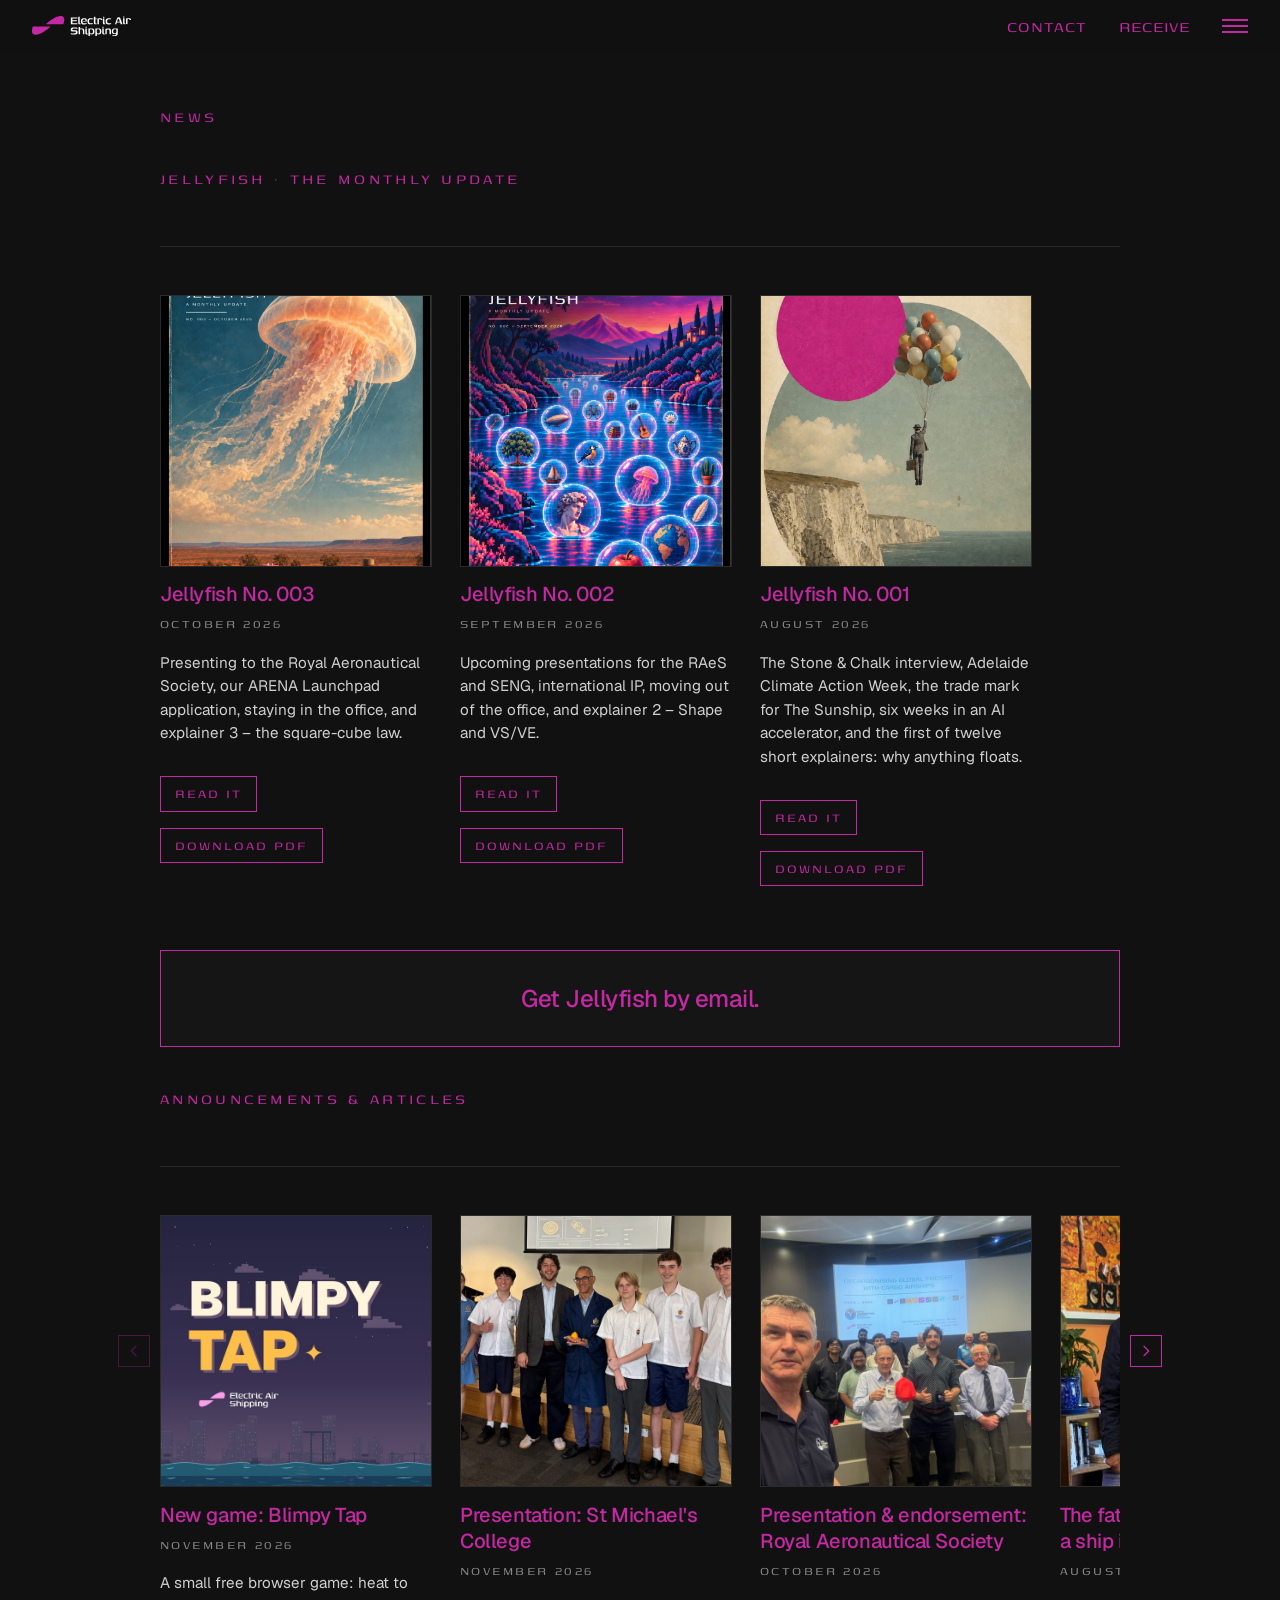
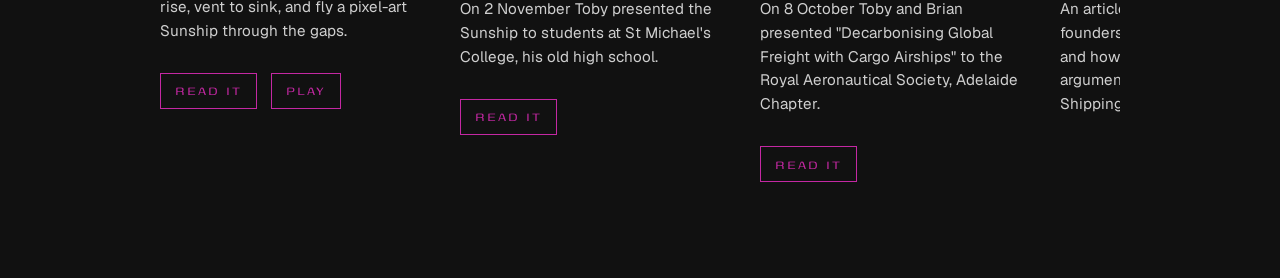
<file: news/index.html>
<!DOCTYPE html>
<html lang="en">

<head>
    <meta charset="UTF-8">
    <meta name="viewport" content="width=device-width, initial-scale=1.0">
    <title>News — Electric Air Shipping</title>
    <meta name="description"
        content="Jellyfish &ndash; a monthly update from Electric Air Shipping.">
    <meta property="og:type" content="website">
    <meta property="og:site_name" content="Electric Air Shipping">
    <meta property="og:title" content="Jellyfish — a monthly update from Electric Air Shipping">
    <meta property="og:description"
        content="Jellyfish &ndash; a monthly update from Electric Air Shipping.">
    <meta property="og:url" content="https://electricairshipping.com/news/">
    <meta property="og:image" content="https://electricairshipping.com/news/jellyfish/003/cover.jpg">
    <meta name="twitter:card" content="summary_large_image">
    <meta name="twitter:image" content="https://electricairshipping.com/news/jellyfish/003/cover.jpg">
    <link rel="shortcut icon" href="../assets/favicon.ico" type="image/x-icon">
    <link rel="stylesheet" href="../assets/site.css">
    <link rel="stylesheet" href="./_shared.css?v=2">
</head>

<body>
    <header class="topbar">
        <a class="topbar-home" href="/" aria-label="Electric Air Shipping — home">
            <img src="../assets/logo-berry-white.svg" alt="Electric Air Shipping">
        </a>
        <nav class="topbar-nav">
            <a href="mailto:contact@electricairshipping.com" data-track="contact">CONTACT</a>
            <a href="#" data-nl-open data-track="receive">RECEIVE</a>
        </nav>
    </header>

    <main class="wrap">
        <!-- ==================================================================
             ADDING SOMETHING TO THIS PAGE

             Two strands, each a <section class="strand"> with its own heading:

               1. Jellyfish  - the monthly PDF issues.
               2. Announcements & articles - everything that is not Jellyfish.

             Each strand is a RAIL: a row that scrolls sideways. A hundred
             issues therefore cost the same page height as one.

             ORDER IS NEWEST FIRST, LEFT TO RIGHT. The newest issue is the
             FIRST <li> in the markup and the oldest is the last, so a rail
             holding six issues reads 006, 005, 004, 003, 002, 001 as you
             swipe right. Nothing sorts this for you - it is markup order.

             So to add an entry, paste its <li> at the TOP of the right rail
             and fill in five things: the link, the image, the title, the date,
             the summary. Nothing else to update - the arrows appear by
             themselves once a rail holds more than fits on screen.

             A NEW JELLYFISH ISSUE also needs its own page: copy the previous
             issue's folder (jellyfish/NNN/index.html), then swap the number,
             month and PDF name, and paste in the page images block that
             Newsletter/issue-pages.py prints. Keep its "All issues" back link.

             Pictures live in ./images/ at 840px wide, except Jellyfish covers,
             which stay in their own issue folder. Cards crop them square; if a
             crop cuts something important, add style="object-position:top"
             (or left / right / a percentage) to that one <img>.

             An entry pointing OUTSIDE the site needs no button - the title is
             the link, and the summary should name where it goes.

             No picture? Just leave the <a><img></a> out; the card starts at
             the title.
        =================================================================== -->

        <h1 class="kicker">News</h1>

        <!-- ------------------------------------------- strand 1: Jellyfish -->
        <section class="strand">
            <div class="strand-head">
                <h2 class="kicker">Jellyfish &middot; the monthly update</h2>
            </div>
            <hr class="rule">

            <ul class="rail" tabindex="0" aria-label="Jellyfish issues, newest first">
                <li>
                    <article class="entry">
                        <a href="./jellyfish/003/"><img src="./jellyfish/003/cover.jpg"
                                alt="Jellyfish No. 003 cover"></a>
                        <h3><a href="./jellyfish/003/">Jellyfish No. 003</a></h3>
                        <p class="date">October 2026</p>
                        <p>Presenting to the Royal Aeronautical Society, our ARENA Launchpad
                            application, staying in the office, and explainer 3 &ndash; the
                            square-cube law.</p>
                        <a class="btn" href="./jellyfish/003/">Read it</a>
                        <a class="btn" href="./jellyfish/003/jellyfish-003.pdf">Download PDF</a>
                    </article>
                </li>
                <li>
                    <article class="entry">
                        <a href="./jellyfish/002/"><img src="./jellyfish/002/cover.jpg"
                                alt="Jellyfish No. 002 cover"></a>
                        <h3><a href="./jellyfish/002/">Jellyfish No. 002</a></h3>
                        <p class="date">September 2026</p>
                        <p>Upcoming presentations for the RAeS and SENG, international IP, moving out
                            of the office, and explainer 2 &ndash; Shape and VS/VE.</p>
                        <a class="btn" href="./jellyfish/002/">Read it</a>
                        <a class="btn" href="./jellyfish/002/jellyfish-002.pdf">Download PDF</a>
                    </article>
                </li>
                <li>
                    <article class="entry">
                        <a href="./jellyfish/001/"><img src="./jellyfish/001/cover.jpg"
                                alt="Jellyfish No. 001 cover"></a>
                        <h3><a href="./jellyfish/001/">Jellyfish No. 001</a></h3>
                        <p class="date">August 2026</p>
                        <p>The Stone &amp; Chalk interview, Adelaide Climate Action Week, the trade
                            mark for The Sunship, six weeks in an AI accelerator, and the first of
                            twelve short explainers: why anything floats.</p>
                        <a class="btn" href="./jellyfish/001/">Read it</a>
                        <a class="btn" href="./jellyfish/001/jellyfish-001.pdf">Download PDF</a>
                    </article>
                </li>
            </ul>

            <!-- Outside the rail on purpose: it must not slide away with the
                 cards. It asks for Jellyfish, so it lives in this strand. -->
            <a class="signup" href="#" data-nl-open data-track="receive-news">Get Jellyfish by email.</a>
        </section>

        <!-- ----------------------- strand 2: announcements & articles -->
        <section class="strand">
            <div class="strand-head">
                <h2 class="kicker">Announcements &amp; articles</h2>
            </div>
            <hr class="rule">

            <ul class="rail" tabindex="0" aria-label="Announcements and articles, newest first">
                <li>
                    <article class="entry">
                        <a href="./blimpy-tap-2026-11/"><img src="./images/blimpy-tap-2026-11-card.jpg"
                                alt="Blimpy Tap, a game by Electric Air Shipping"></a>
                        <h3><a href="./blimpy-tap-2026-11/">New game: Blimpy Tap</a></h3>
                        <p class="date">November 2026</p>
                        <p>A small free browser game: heat to rise, vent to sink, and fly a pixel-art
                            Sunship through the gaps.</p>
                        <a class="btn" href="./blimpy-tap-2026-11/">Read it</a>
                        <a class="btn" href="https://blimpytap.electricairshipping.com/">Play</a>
                    </article>
                </li>
                <li>
                    <article class="entry">
                        <a href="./st-michaels-2026-11/"><img src="./images/st-michaels-2026-11.jpg"
                                alt="Toby with Mr De Silva and St Michael's College students, under the EAS fleet calculator on the screen"></a>
                        <h3><a href="./st-michaels-2026-11/">Presentation: St Michael's College</a></h3>
                        <p class="date">November 2026</p>
                        <p>On 2 November Toby presented the Sunship to students at St Michael's College,
                            his old high school.</p>
                        <a class="btn" href="./st-michaels-2026-11/">Read it</a>
                    </article>
                </li>
                <li>
                    <article class="entry">
                        <a href="./raes-adelaide-2026-10/"><img src="./images/raes-adelaide-2026-10.jpg"
                                alt="The RAeS Adelaide audience with Toby and Brian after the talk, in front of the title slide"></a>
                        <h3><a href="./raes-adelaide-2026-10/">Presentation &amp; endorsement: Royal Aeronautical Society</a></h3>
                        <p class="date">October 2026</p>
                        <p>On 8 October Toby and Brian presented "Decarbonising Global Freight with
                            Cargo Airships" to the Royal Aeronautical Society, Adelaide Chapter.</p>
                        <a class="btn" href="./raes-adelaide-2026-10/">Read it</a>
                    </article>
                </li>
                <li>
                    <article class="entry">
                        <a href="https://www.stoneandchalk.com.au/articles/the-father-son-battle-to-build-a-ship-in-the-sky"><img src="./images/stone-and-chalk-2026-08.jpg"
                                alt="Brian and Toby Brandenburg standing together, Toby holding a strut model of the Sunship's frame"></a>
                        <h3><a href="https://www.stoneandchalk.com.au/articles/the-father-son-battle-to-build-a-ship-in-the-sky">The father&ndash;son battle to build a ship in the sky</a></h3>
                        <p class="date">August 2026</p>
                        <p>An article by Stone &amp; Chalk about our founders, Brian and Toby
                            Brandenburg, and how a long-running family argument became Electric
                            Air Shipping.</p>
                    </article>
                </li>
            </ul>
        </section>

    </main>

    <script src="./rail.js?v=2" defer></script>
    <script src="../assets/newsletter.js" defer></script>
    <script src="../assets/menu.js" defer></script>
</body>

</html>
</file>
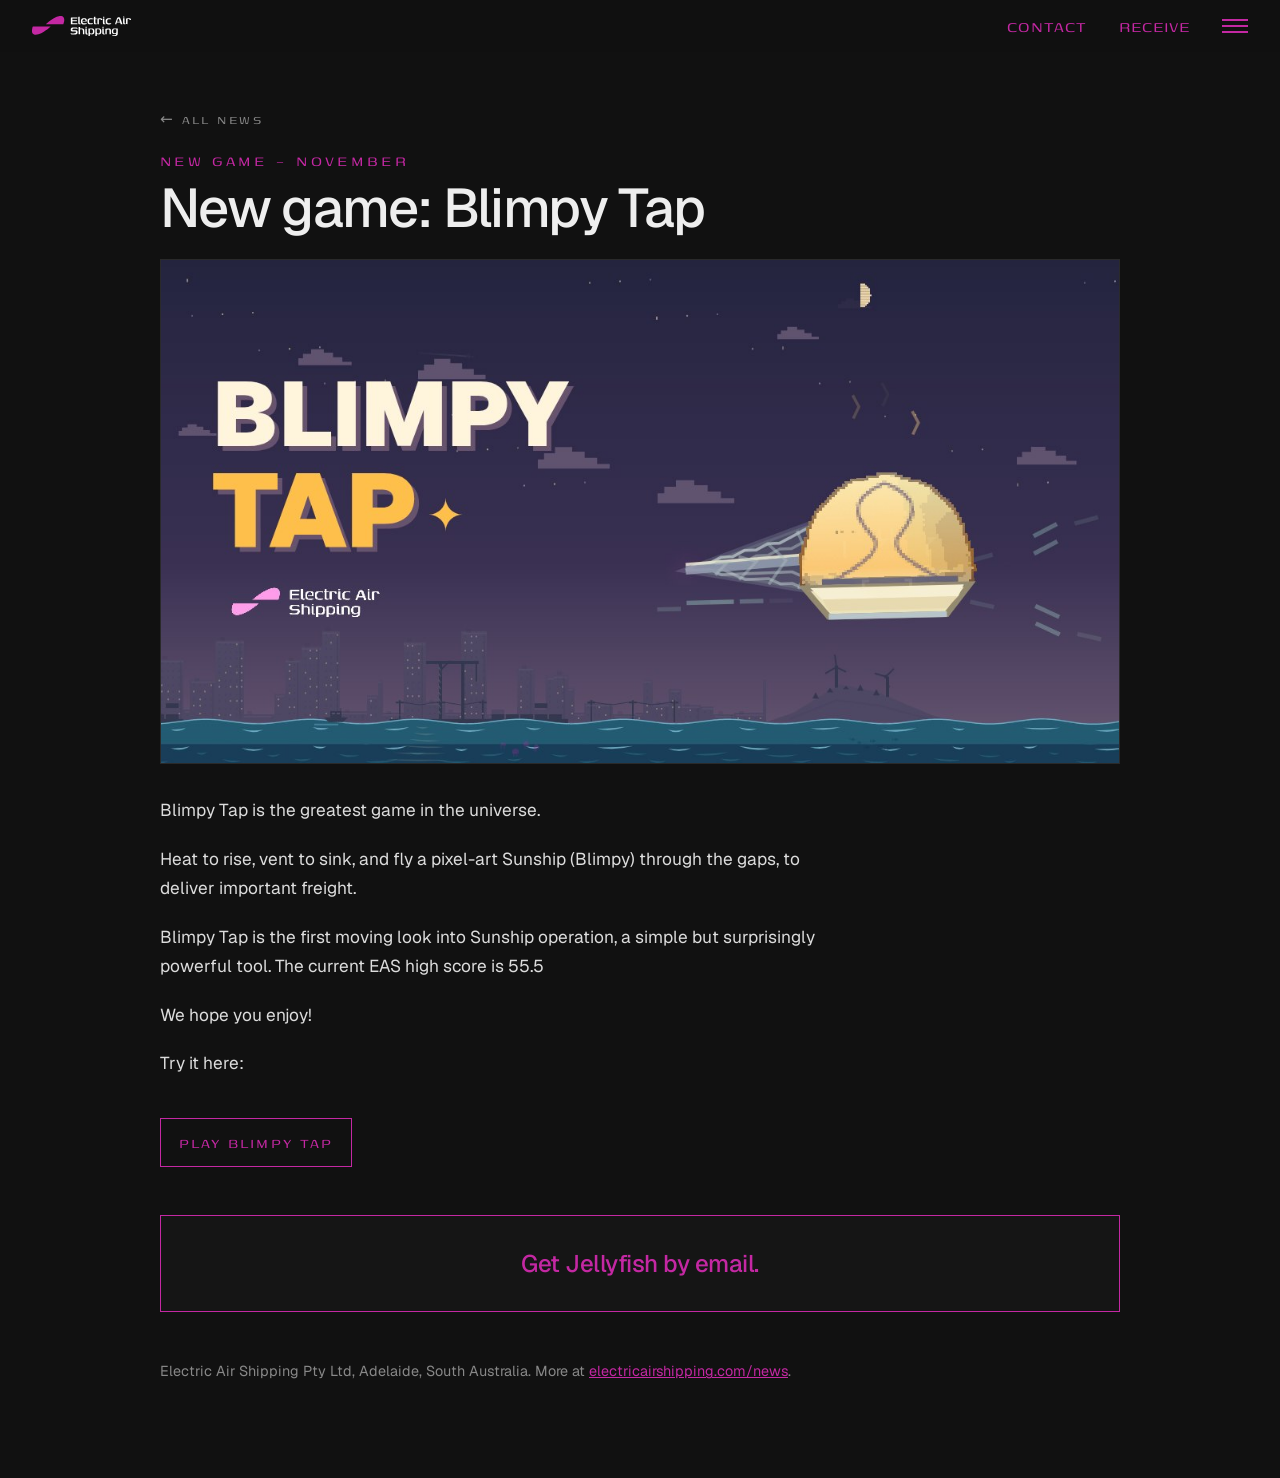
<file: news/blimpy-tap-2026-11/index.html>
<!DOCTYPE html>
<html lang="en">

<head>
    <meta charset="UTF-8">
    <meta name="viewport" content="width=device-width, initial-scale=1.0">
    <title>New game: Blimpy Tap — Electric Air Shipping</title>
    <meta name="description"
        content="Blimpy Tap is a small free browser game from EAS: heat to rise, vent to sink, and fly a pixel-art Sunship through the gaps.">
    <meta property="og:type" content="article">
    <meta property="og:site_name" content="Electric Air Shipping">
    <meta property="og:title" content="New game: Blimpy Tap">
    <meta property="og:description"
        content="Blimpy Tap is a small free browser game from EAS: heat to rise, vent to sink, and fly a pixel-art Sunship through the gaps.">
    <meta property="og:url" content="https://electricairshipping.com/news/blimpy-tap-2026-11/">
    <meta property="og:image" content="https://electricairshipping.com/news/images/blimpy-tap-2026-11-1200.jpg">
    <meta name="twitter:card" content="summary_large_image">
    <meta name="twitter:image" content="https://electricairshipping.com/news/images/blimpy-tap-2026-11-1200.jpg">
    <link rel="shortcut icon" href="../../assets/favicon.ico" type="image/x-icon">
    <link rel="stylesheet" href="../../assets/site.css">
    <link rel="stylesheet" href="../_shared.css">
</head>

<body>
    <header class="topbar">
        <a class="topbar-home" href="/" aria-label="Electric Air Shipping — home">
            <img src="../../assets/logo-berry-white.svg" alt="Electric Air Shipping">
        </a>
        <nav class="topbar-nav">
            <a href="mailto:contact@electricairshipping.com" data-track="contact">CONTACT</a>
            <a href="#" data-nl-open data-track="receive">RECEIVE</a>
        </nav>
    </header>

    <!-- ==================================================================
         A NEWS STORY OF ITS OWN (not from a Jellyfish issue)

         The game lives at blimpytap.electricairshipping.com and is also in
         the top-bar menu (assets/menu.js). Images: ../images/<slug>.jpg
         (840 px) and <slug>-1200.jpg are the 1200x630 game cover;
         <slug>-card.jpg is its left square (title + logo) for the news
         cards, which crop to 1:1. Original:
         Media/News/blimpy-tap-cover-original.png.
    =================================================================== -->

    <main class="wrap article">
        <a class="back" href="/news/">&larr; All news</a>
        <p class="kicker">New game &ndash; November</p>
        <h1>New game: Blimpy Tap</h1>

        <figure>
            <a href="https://blimpytap.electricairshipping.com/" data-track="blimpytap-article-img">
                <img src="../images/blimpy-tap-2026-11.jpg"
                    srcset="../images/blimpy-tap-2026-11.jpg 840w, ../images/blimpy-tap-2026-11-1200.jpg 1200w"
                    sizes="(max-width: 64rem) 100vw, 64rem" width="840" height="441"
                    alt="Blimpy Tap cover: the game's title beside a pixel-art Sunship flying over the harbour at night">
            </a>
        </figure>

        <div class="body">
            <p>Blimpy Tap is the greatest game in the universe.</p>

            <p>Heat to rise, vent to sink, and fly a pixel-art Sunship (Blimpy) through the gaps, to
                deliver important freight.</p>

            <p>Blimpy Tap is the first moving look into Sunship operation, a simple but surprisingly
                powerful tool. The current EAS high score is 55.5</p>

            <p>We hope you enjoy!</p>

            <p>Try it here:</p>

            <p><a class="btn" href="https://blimpytap.electricairshipping.com/" data-track="blimpytap-article">Play Blimpy Tap</a></p>
        </div>

        <a class="signup" href="#" data-nl-open data-track="receive-article">Get Jellyfish by email.</a>

        <p class="foot">Electric Air Shipping Pty Ltd, Adelaide, South Australia.
            More at <a href="/news/">electricairshipping.com/news</a>.</p>
    </main>

    <script src="../../assets/newsletter.js" defer></script>
    <script src="../../assets/menu.js" defer></script>
</body>

</html>
</file>
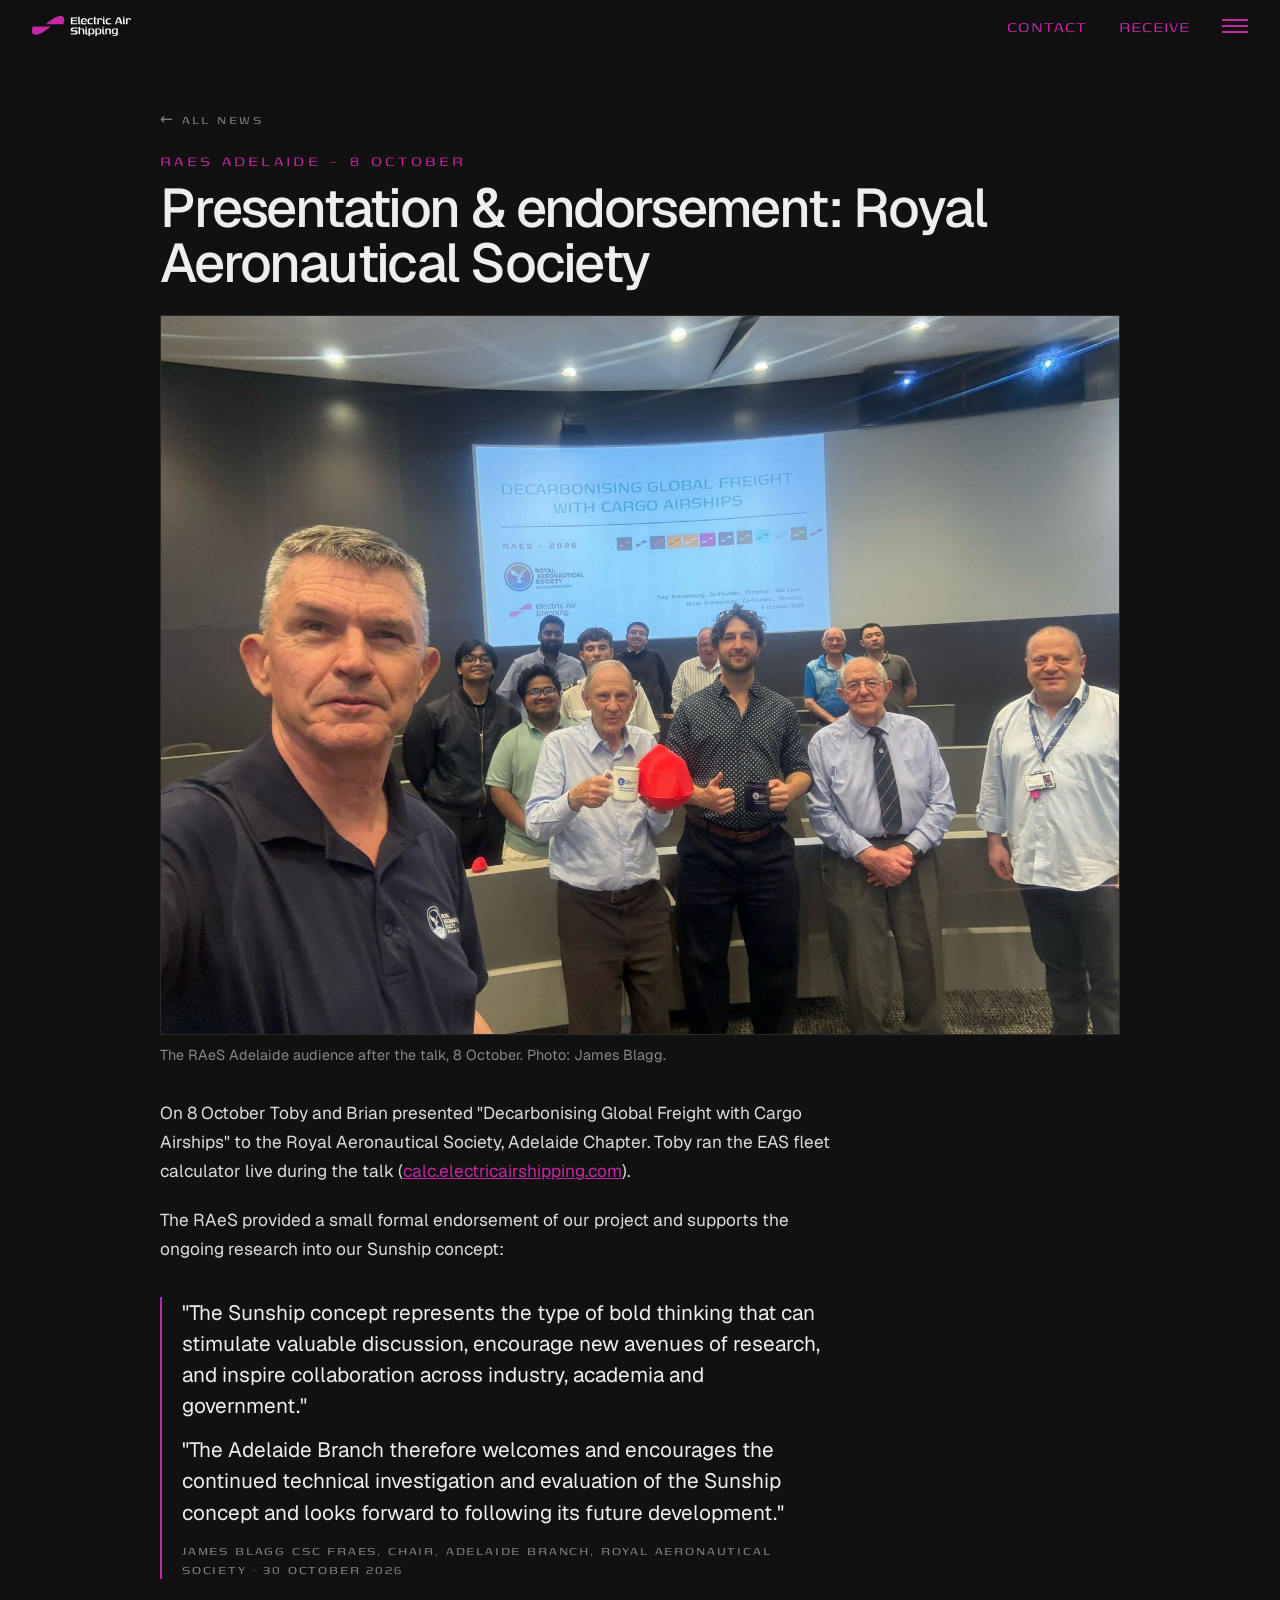
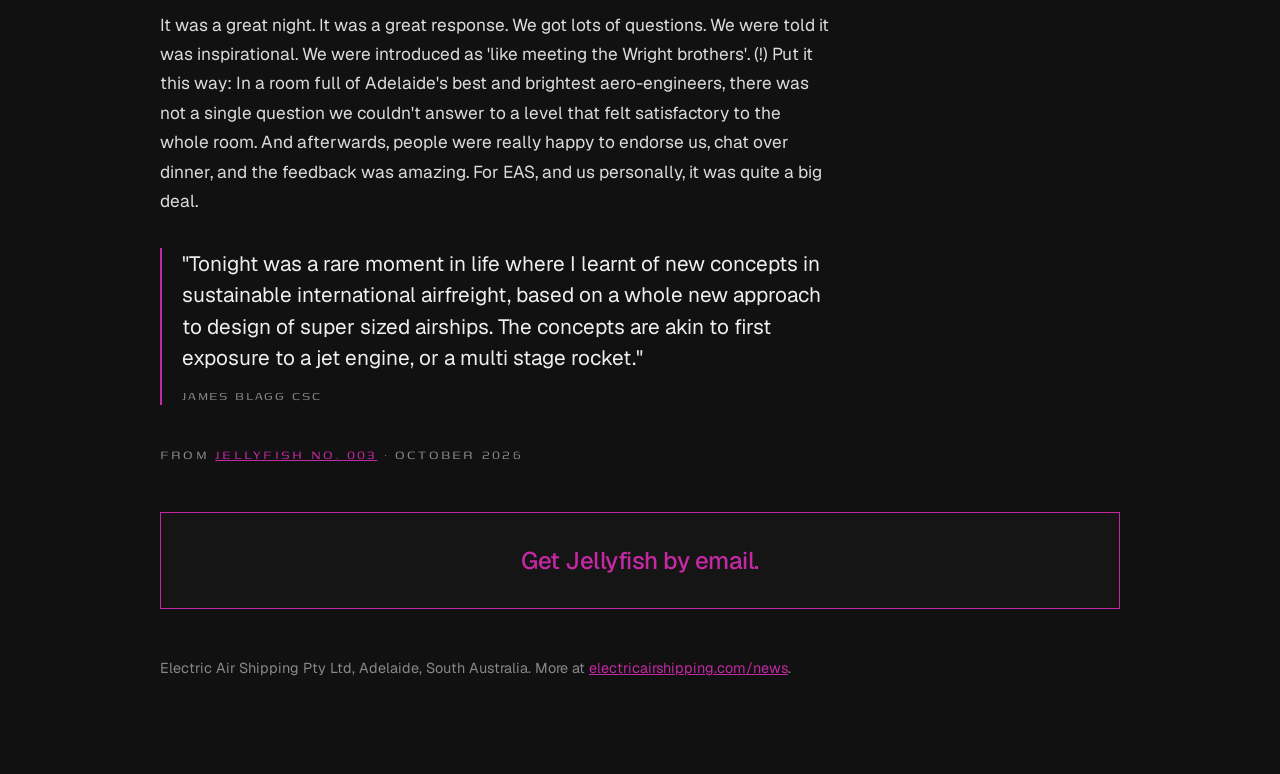
<file: news/raes-adelaide-2026-10/index.html>
<!DOCTYPE html>
<html lang="en">

<head>
    <meta charset="UTF-8">
    <meta name="viewport" content="width=device-width, initial-scale=1.0">
    <title>Presentation &amp; endorsement: Royal Aeronautical Society — Electric Air Shipping</title>
    <meta name="description"
        content="On 8 October Toby and Brian presented &quot;Decarbonising Global Freight with Cargo Airships&quot; to the Royal Aeronautical Society, Adelaide Chapter.">
    <meta property="og:type" content="article">
    <meta property="og:site_name" content="Electric Air Shipping">
    <meta property="og:title" content="Presentation &amp; endorsement: Royal Aeronautical Society">
    <meta property="og:description"
        content="On 8 October Toby and Brian presented &quot;Decarbonising Global Freight with Cargo Airships&quot; to the Royal Aeronautical Society, Adelaide Chapter.">
    <meta property="og:url" content="https://electricairshipping.com/news/raes-adelaide-2026-10/">
    <meta property="og:image" content="https://electricairshipping.com/news/images/raes-adelaide-2026-10-1600.jpg">
    <meta name="twitter:card" content="summary_large_image">
    <meta name="twitter:image" content="https://electricairshipping.com/news/images/raes-adelaide-2026-10-1600.jpg">
    <link rel="shortcut icon" href="../../assets/favicon.ico" type="image/x-icon">
    <link rel="stylesheet" href="../../assets/site.css">
    <link rel="stylesheet" href="../_shared.css">
</head>

<body>
    <header class="topbar">
        <a class="topbar-home" href="/" aria-label="Electric Air Shipping — home">
            <img src="../../assets/logo-berry-white.svg" alt="Electric Air Shipping">
        </a>
        <nav class="topbar-nav">
            <a href="mailto:contact@electricairshipping.com" data-track="contact">CONTACT</a>
            <a href="#" data-nl-open data-track="receive">RECEIVE</a>
        </nav>
    </header>

    <!-- ==================================================================
         AN ARTICLE EXTRACTED FROM JELLYFISH

         Text is copied word for word from the published issue (here
         Newsletter/003/copy.md, blocks 12-18). Nothing is rewritten.
         Added after the issue: two quotes, word for word, from the
         Branch's letter of 30 October 2026 (Downloads/261030 - EAS Letter.pdf).
         The "From Jellyfish" line at the foot links back to the issue.
         Photos: ../images/<slug>.jpg (840 px) and <slug>-1600.jpg.
    =================================================================== -->

    <main class="wrap article">
        <a class="back" href="/news/">&larr; All news</a>
        <p class="kicker">RAeS Adelaide &ndash; 8 October</p>
        <h1>Presentation &amp; endorsement: Royal Aeronautical Society</h1>

        <figure>
            <img src="../images/raes-adelaide-2026-10.jpg"
                srcset="../images/raes-adelaide-2026-10.jpg 840w, ../images/raes-adelaide-2026-10-1600.jpg 1600w"
                sizes="(max-width: 64rem) 100vw, 64rem" width="840" height="630"
                alt="The RAeS Adelaide audience with Toby and Brian after the talk, in front of the title slide">
            <figcaption>The RAeS Adelaide audience after the talk, 8 October. Photo: James Blagg.</figcaption>
        </figure>

        <div class="body">
            <p>On 8 October Toby and Brian presented "Decarbonising Global Freight with Cargo Airships"
                to the Royal Aeronautical Society, Adelaide Chapter. Toby ran the EAS fleet calculator
                live during the talk (<a href="https://calc.electricairshipping.com/">calc.electricairshipping.com</a>).</p>

            <p>The RAeS provided a small formal endorsement of our project and supports the ongoing
                research into our Sunship concept:</p>

            <blockquote class="pull">
                <p>"The Sunship concept represents the type of bold thinking that can stimulate valuable
                    discussion, encourage new avenues of research, and inspire collaboration across
                    industry, academia and government."</p>
                <p>"The Adelaide Branch therefore welcomes and encourages the continued technical
                    investigation and evaluation of the Sunship concept and looks forward to following
                    its future development."</p>
                <footer>James Blagg CSC FRAeS, Chair, Adelaide Branch, Royal Aeronautical Society &middot; 30 October 2026</footer>
            </blockquote>

            <p>It was a great night. It was a great response. We got lots of questions. We were told it
                was inspirational. We were introduced as 'like meeting the Wright brothers'. (!)
                Put it this way: In a room full of Adelaide's best and brightest aero-engineers,
                there was not a single question we couldn't answer to a level that felt satisfactory
                to the whole room. And afterwards, people were really happy to endorse us,
                chat over dinner, and the feedback was amazing. For EAS, and us personally, it was quite a big deal.</p>

            <blockquote class="pull">
                <p>"Tonight was a rare moment in life where I learnt of new concepts in sustainable
                    international airfreight, based on a whole new approach to design of super sized
                    airships. The concepts are akin to first exposure to a jet engine, or a multi stage
                    rocket."</p>
                <footer>James Blagg CSC</footer>
            </blockquote>
        </div>

        <p class="source">From <a href="/news/jellyfish/003/">Jellyfish No. 003</a> &middot; October 2026</p>

        <a class="signup" href="#" data-nl-open data-track="receive-article">Get Jellyfish by email.</a>

        <p class="foot">Electric Air Shipping Pty Ltd, Adelaide, South Australia.
            More at <a href="/news/">electricairshipping.com/news</a>.</p>
    </main>

    <script src="../../assets/newsletter.js" defer></script>
    <script src="../../assets/menu.js" defer></script>
</body>

</html>
</file>
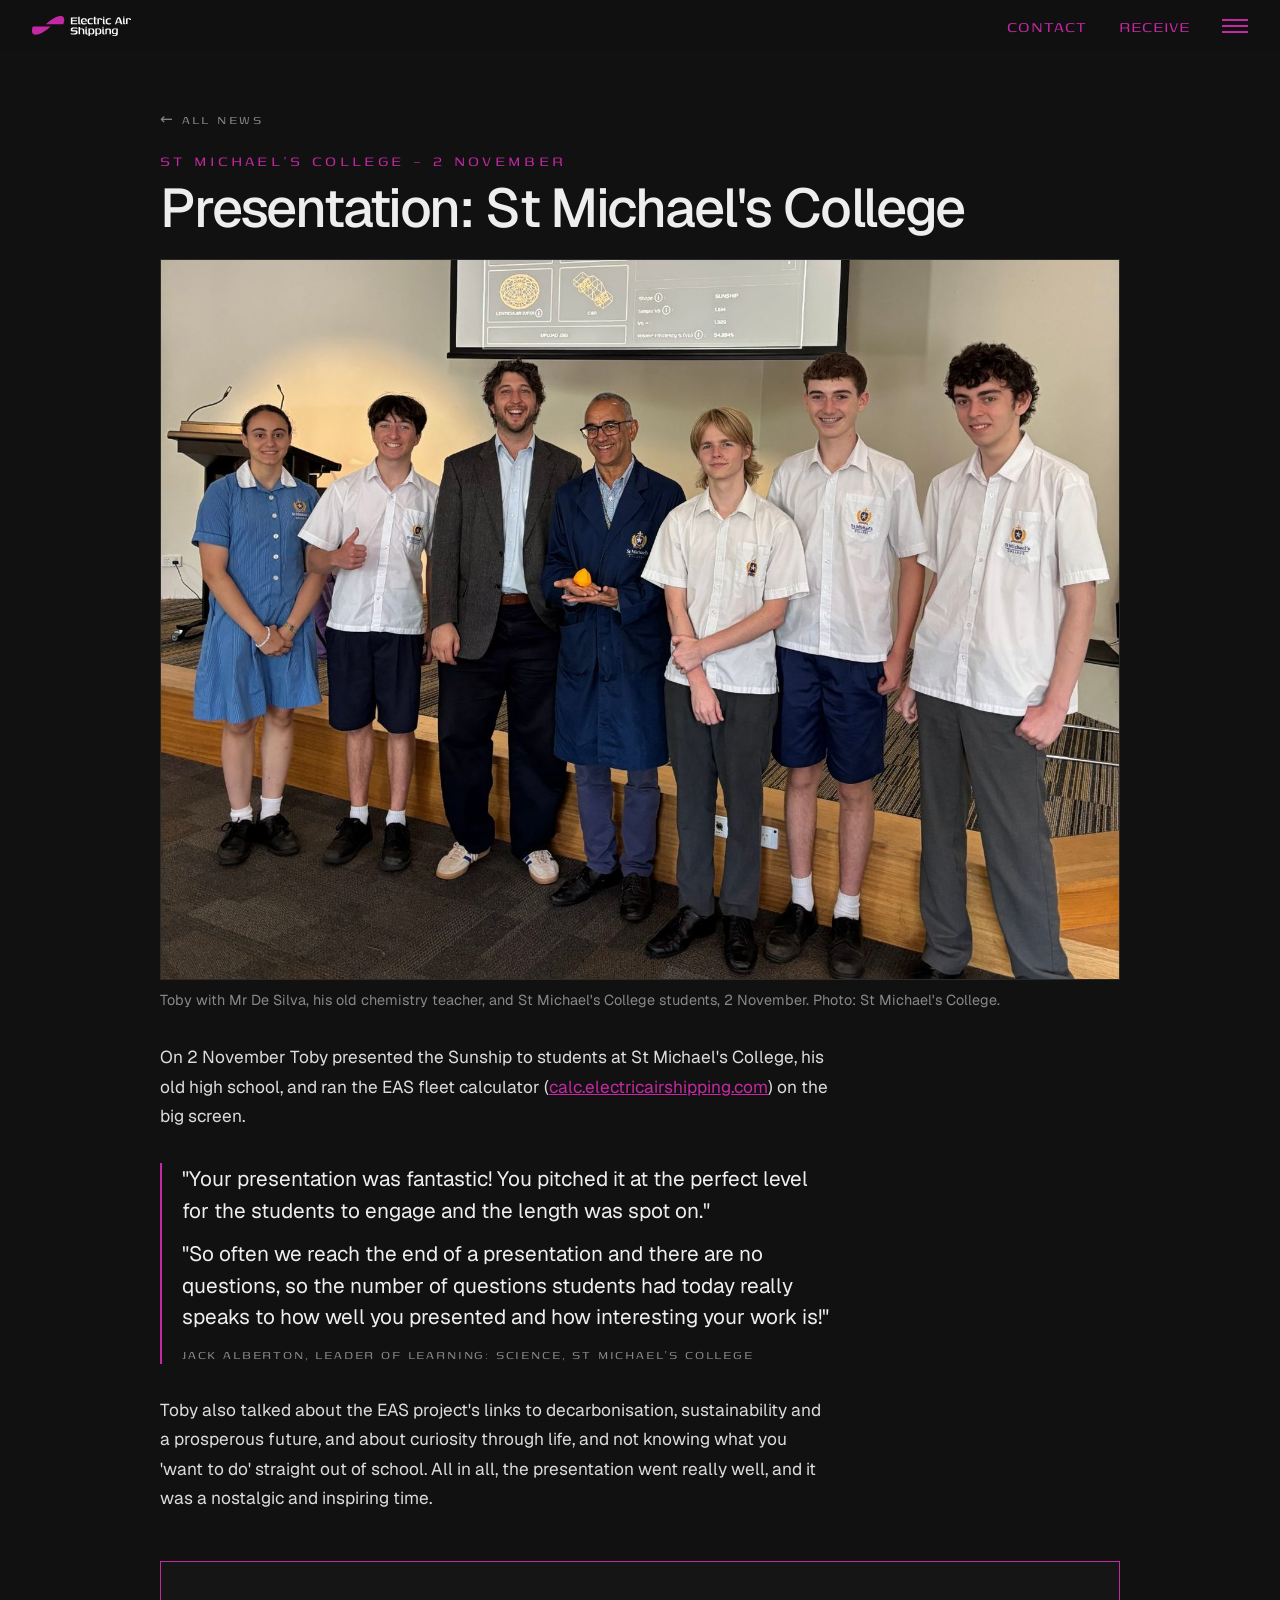
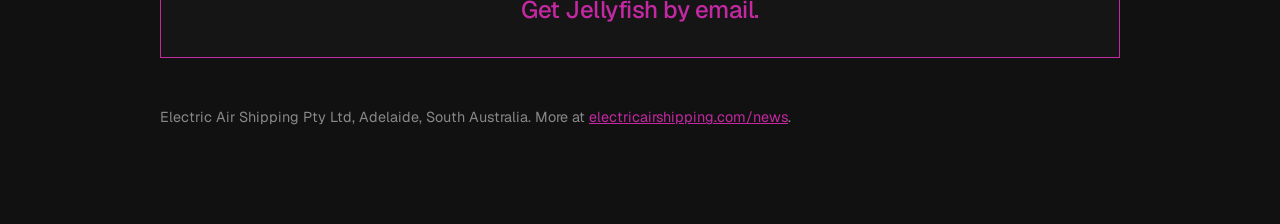
<file: news/st-michaels-2026-11/index.html>
<!DOCTYPE html>
<html lang="en">

<head>
    <meta charset="UTF-8">
    <meta name="viewport" content="width=device-width, initial-scale=1.0">
    <title>Presentation: St Michael's College — Electric Air Shipping</title>
    <meta name="description"
        content="On 2 November Toby presented the Sunship to students at St Michael's College, his old high school.">
    <meta property="og:type" content="article">
    <meta property="og:site_name" content="Electric Air Shipping">
    <meta property="og:title" content="Presentation: St Michael's College">
    <meta property="og:description"
        content="On 2 November Toby presented the Sunship to students at St Michael's College, his old high school.">
    <meta property="og:url" content="https://electricairshipping.com/news/st-michaels-2026-11/">
    <meta property="og:image" content="https://electricairshipping.com/news/images/st-michaels-2026-11-1600.jpg">
    <meta name="twitter:card" content="summary_large_image">
    <meta name="twitter:image" content="https://electricairshipping.com/news/images/st-michaels-2026-11-1600.jpg">
    <link rel="shortcut icon" href="../../assets/favicon.ico" type="image/x-icon">
    <link rel="stylesheet" href="../../assets/site.css">
    <link rel="stylesheet" href="../_shared.css">
</head>

<body>
    <header class="topbar">
        <a class="topbar-home" href="/" aria-label="Electric Air Shipping — home">
            <img src="../../assets/logo-berry-white.svg" alt="Electric Air Shipping">
        </a>
        <nav class="topbar-nav">
            <a href="mailto:contact@electricairshipping.com" data-track="contact">CONTACT</a>
            <a href="#" data-nl-open data-track="receive">RECEIVE</a>
        </nav>
    </header>

    <!-- ==================================================================
         A NEWS STORY OF ITS OWN (not from a Jellyfish issue)

         The quotes are word for word from Jack Alberton's email to Toby,
         2 November 2026. The photo is the school's; students are in it,
         so it went up only once the school said EAS could use it.
         Photos: ../images/<slug>.jpg (840 px) and <slug>-1600.jpg,
         a 4:3 crop of Media/News/st-michaels-2026-original.jpg.
    =================================================================== -->

    <main class="wrap article">
        <a class="back" href="/news/">&larr; All news</a>
        <p class="kicker">St Michael's College &ndash; 2 November</p>
        <h1>Presentation: St Michael's College</h1>

        <figure>
            <img src="../images/st-michaels-2026-11.jpg"
                srcset="../images/st-michaels-2026-11.jpg 840w, ../images/st-michaels-2026-11-1600.jpg 1600w"
                sizes="(max-width: 64rem) 100vw, 64rem" width="840" height="630"
                alt="Toby with Mr De Silva and St Michael's College students, under the EAS fleet calculator on the screen">
            <figcaption>Toby with Mr De Silva, his old chemistry teacher, and St Michael's College students, 2 November.
                Photo: St Michael's College.</figcaption>
        </figure>

        <div class="body">
            <p>On 2 November Toby presented the Sunship to students at St Michael's College, his old
                high school, and ran the EAS fleet calculator
                (<a href="https://calc.electricairshipping.com/">calc.electricairshipping.com</a>) on the big screen.</p>

            <blockquote class="pull">
                <p>"Your presentation was fantastic! You pitched it at the perfect level for the students
                    to engage and the length was spot on."</p>
                <p>"So often we reach the end of a presentation and there are no questions, so the number
                    of questions students had today really speaks to how well you presented and how
                    interesting your work is!"</p>
                <footer>Jack Alberton, Leader of Learning: Science, St Michael's College</footer>
            </blockquote>

            <p>Toby also talked about the EAS project's links to decarbonisation, sustainability and a
                prosperous future, and about curiosity through life, and not knowing what you 'want to
                do' straight out of school. All in all, the presentation went really well, and it was a
                nostalgic and inspiring time.</p>
        </div>

        <a class="signup" href="#" data-nl-open data-track="receive-article">Get Jellyfish by email.</a>

        <p class="foot">Electric Air Shipping Pty Ltd, Adelaide, South Australia.
            More at <a href="/news/">electricairshipping.com/news</a>.</p>
    </main>

    <script src="../../assets/newsletter.js" defer></script>
    <script src="../../assets/menu.js" defer></script>
</body>

</html>
</file>
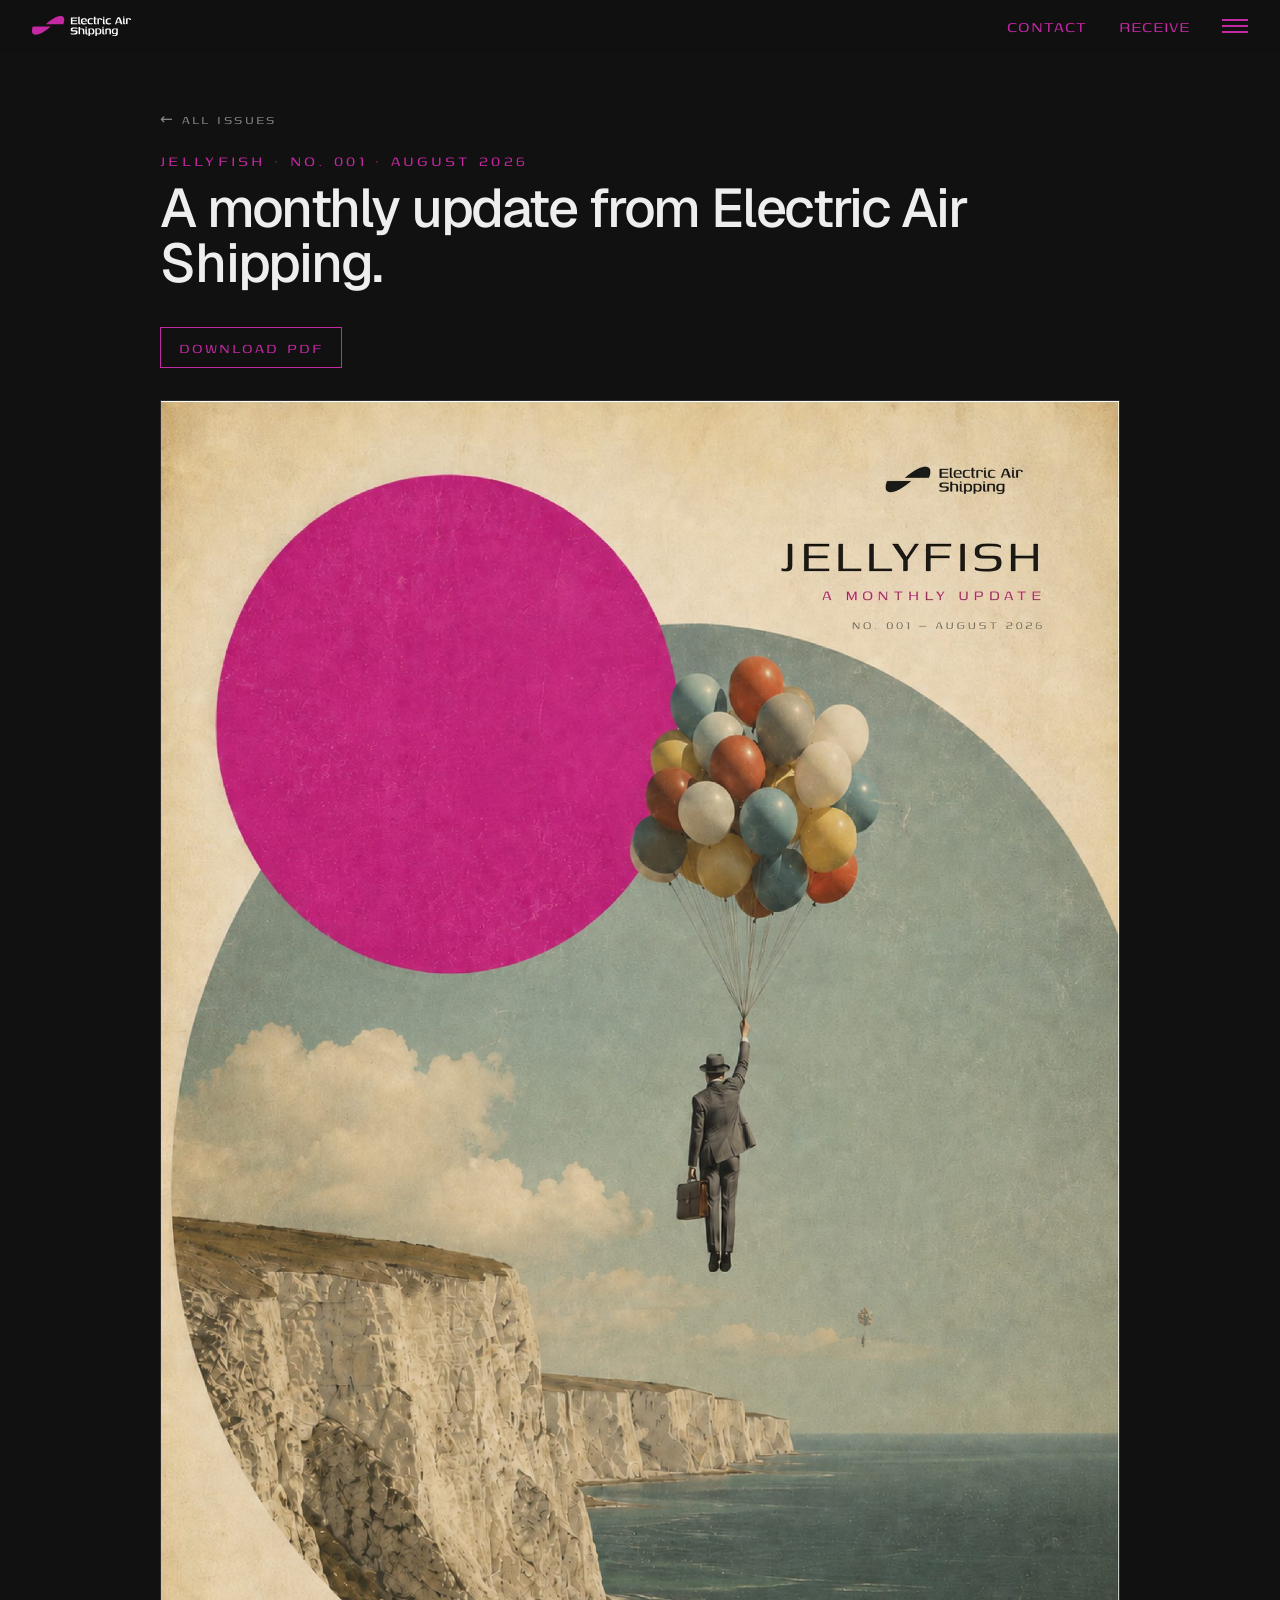
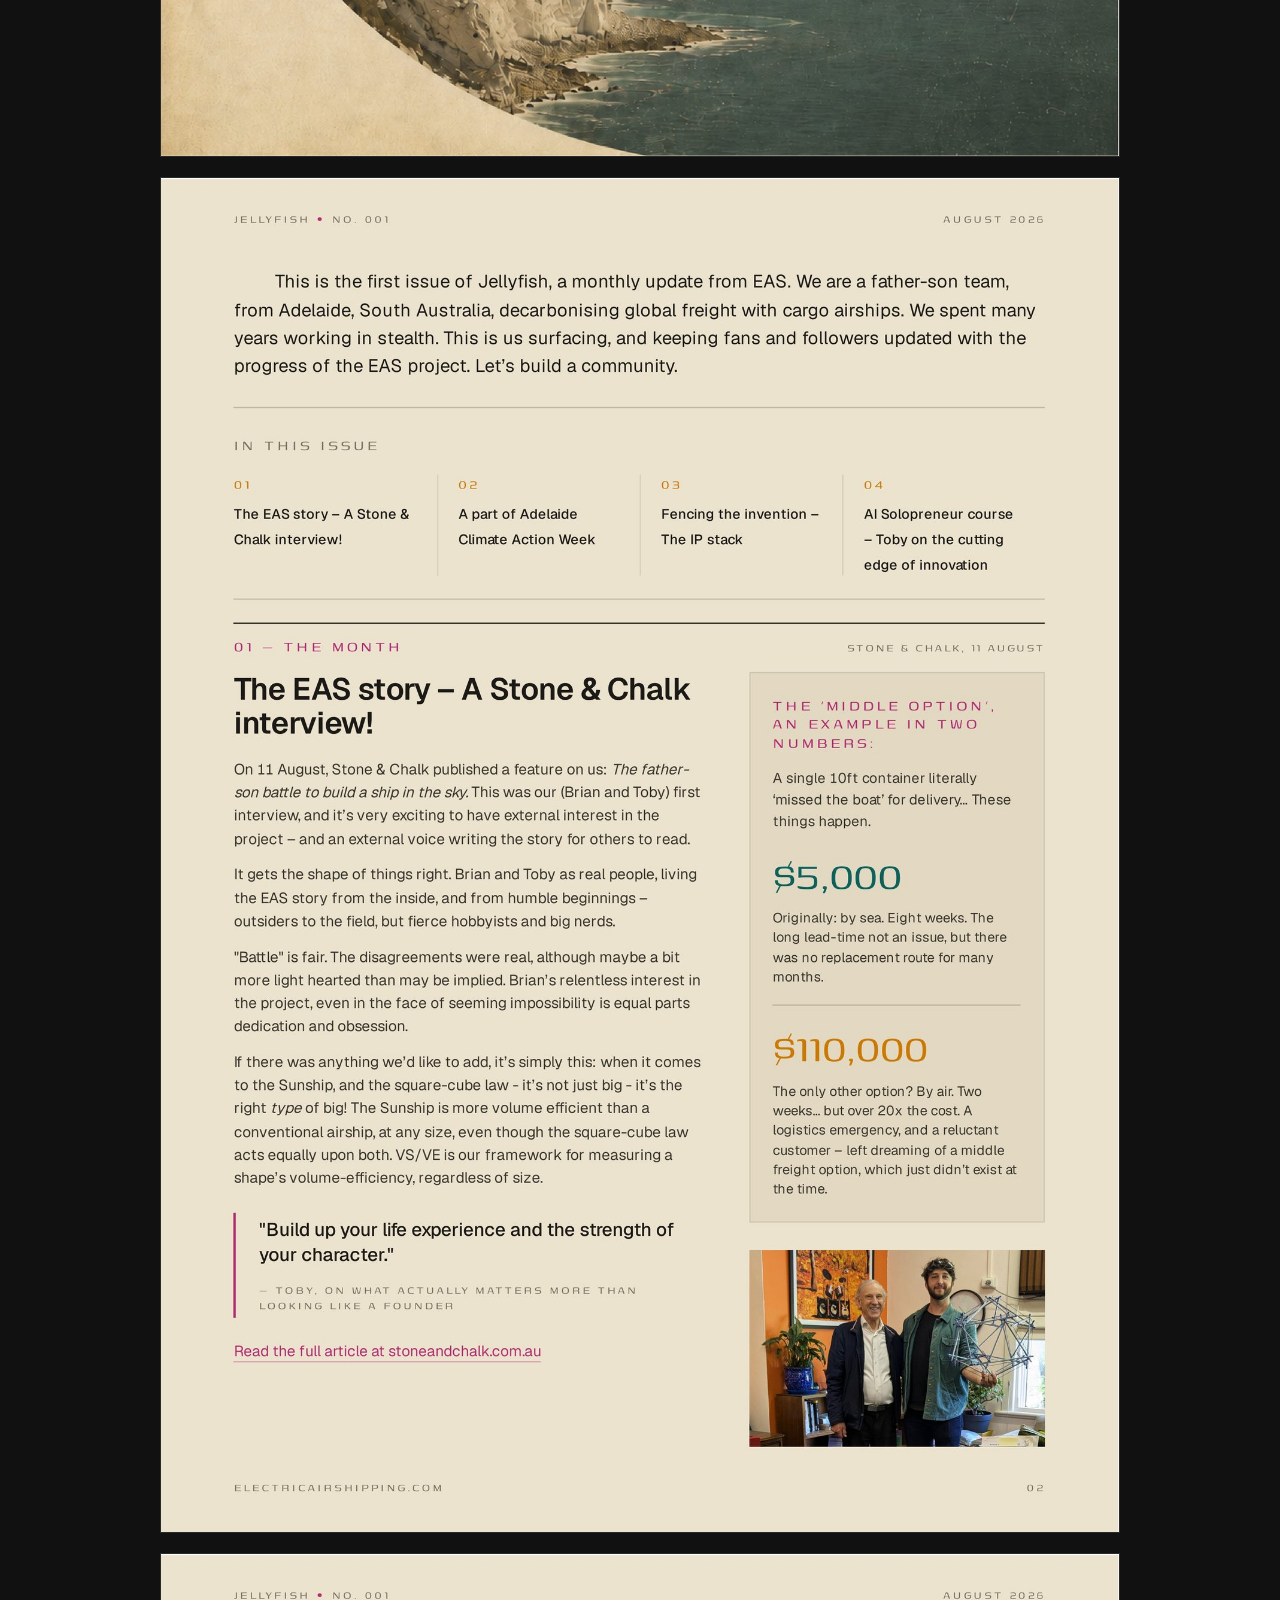
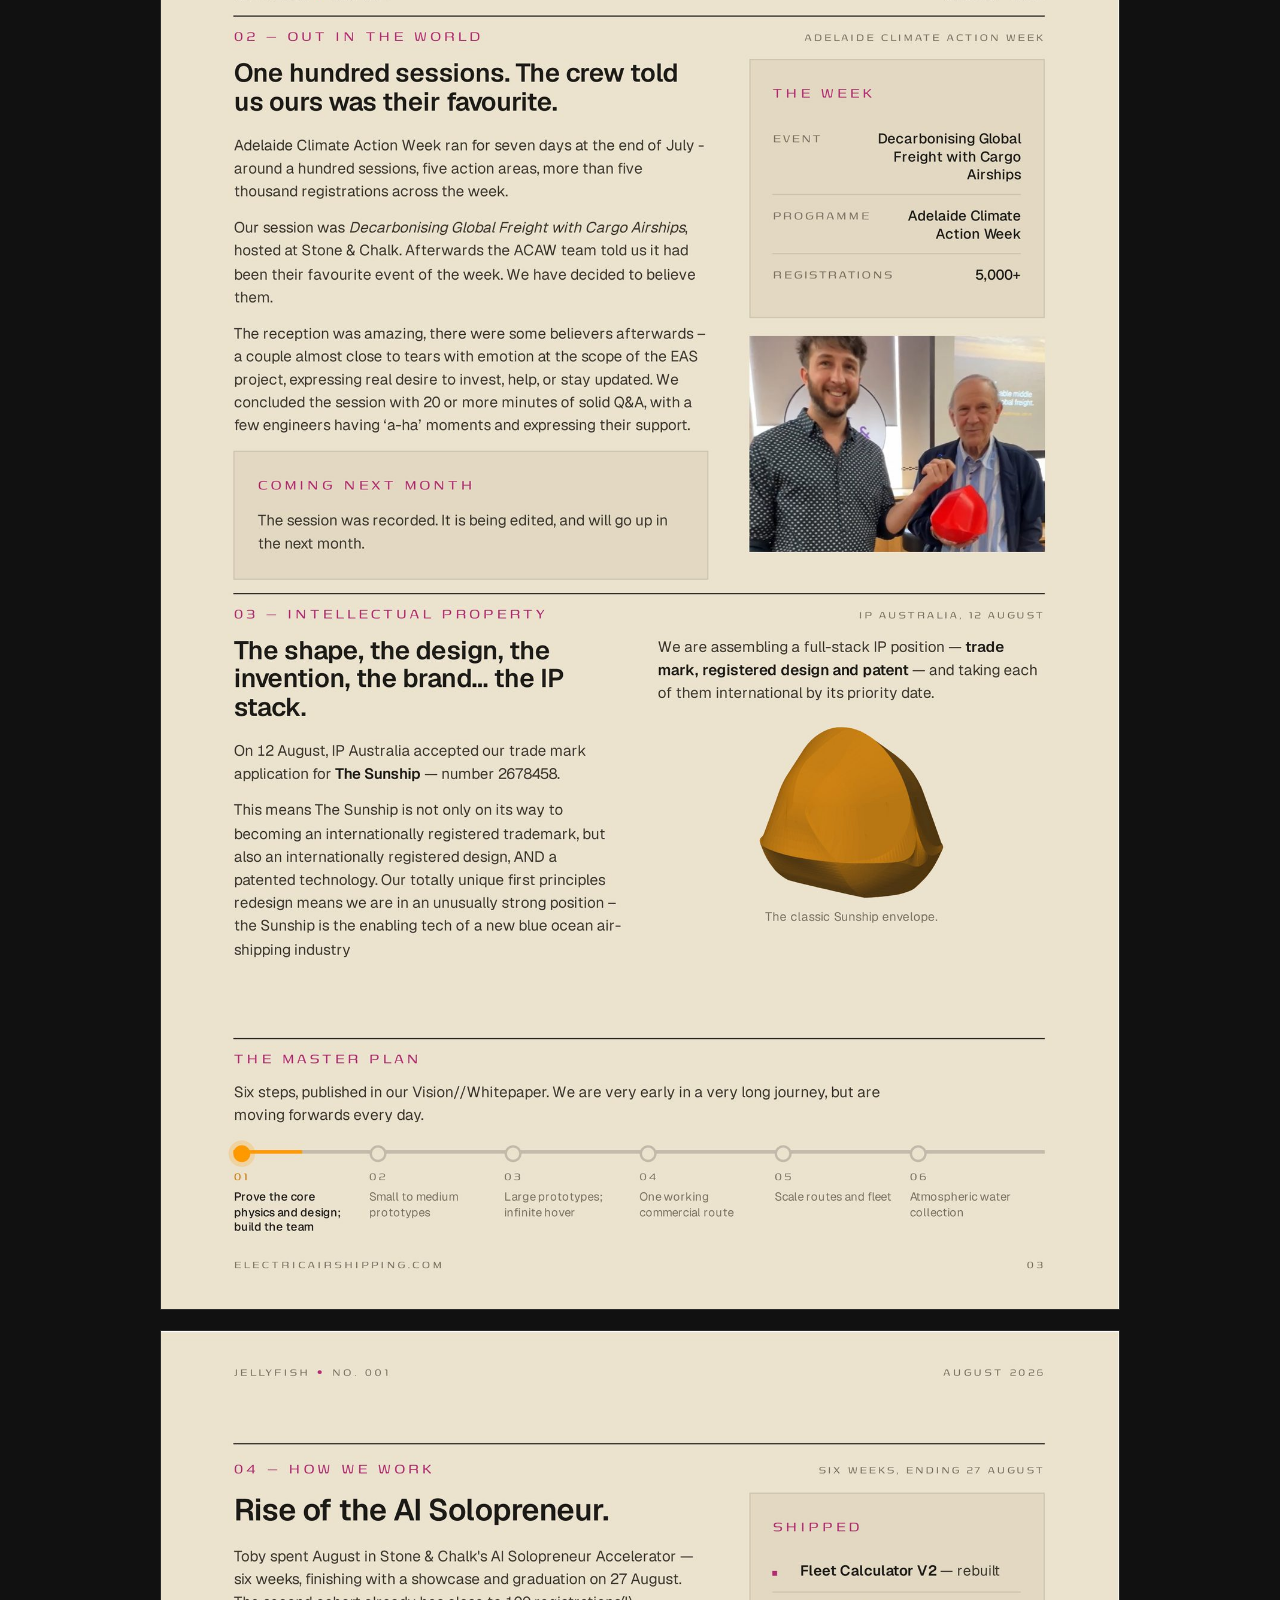
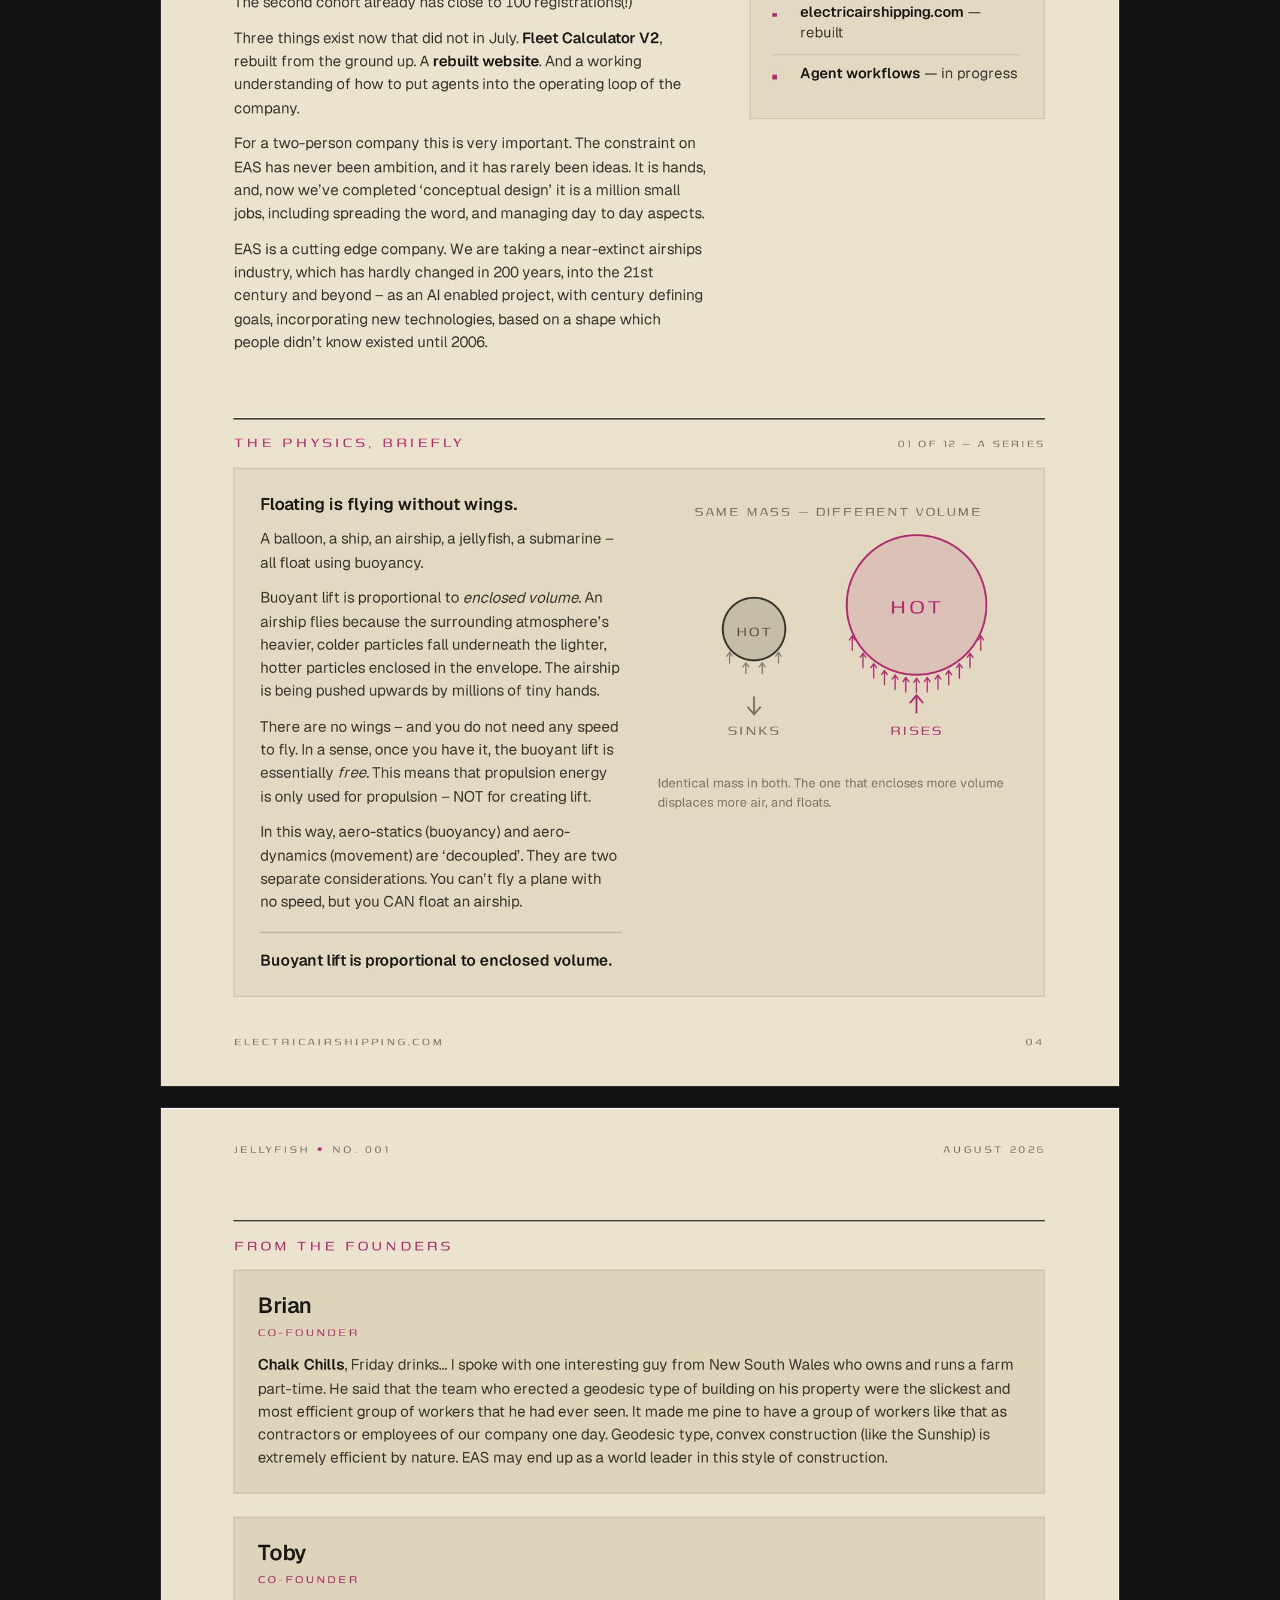
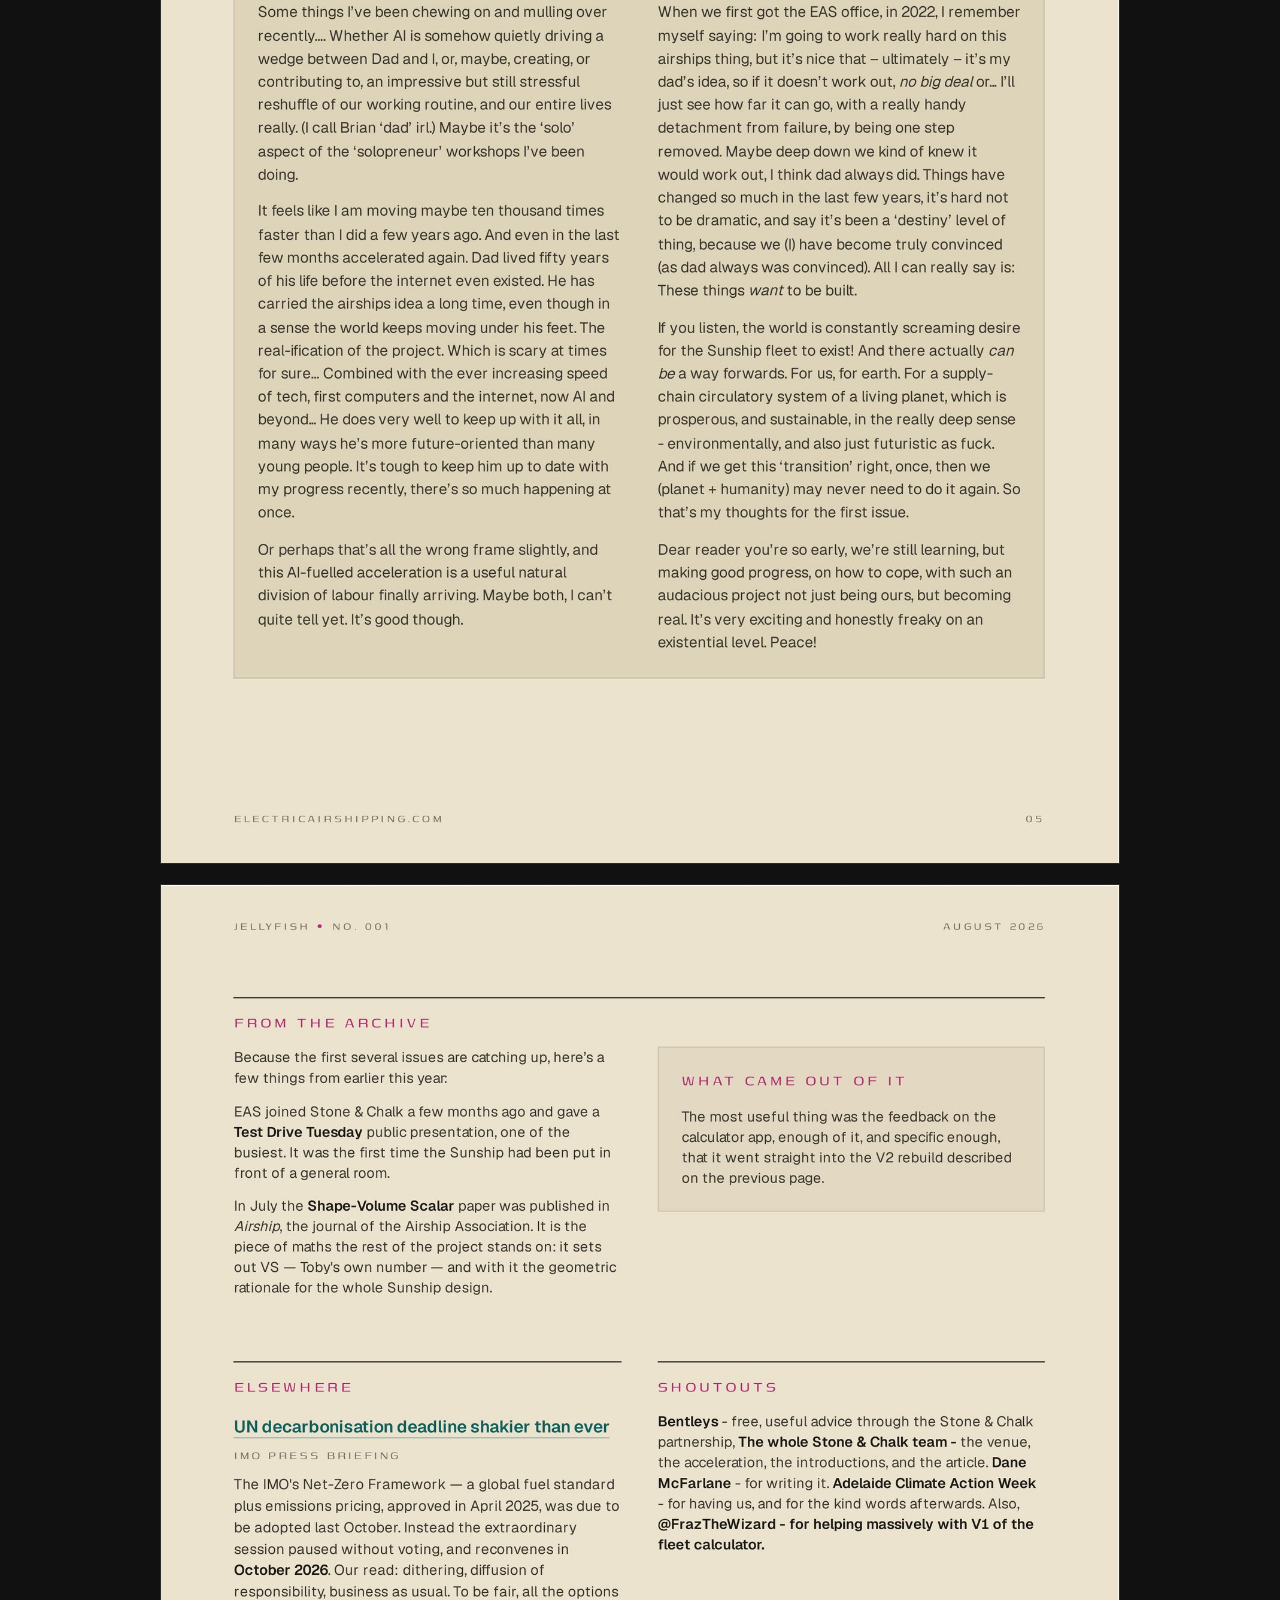
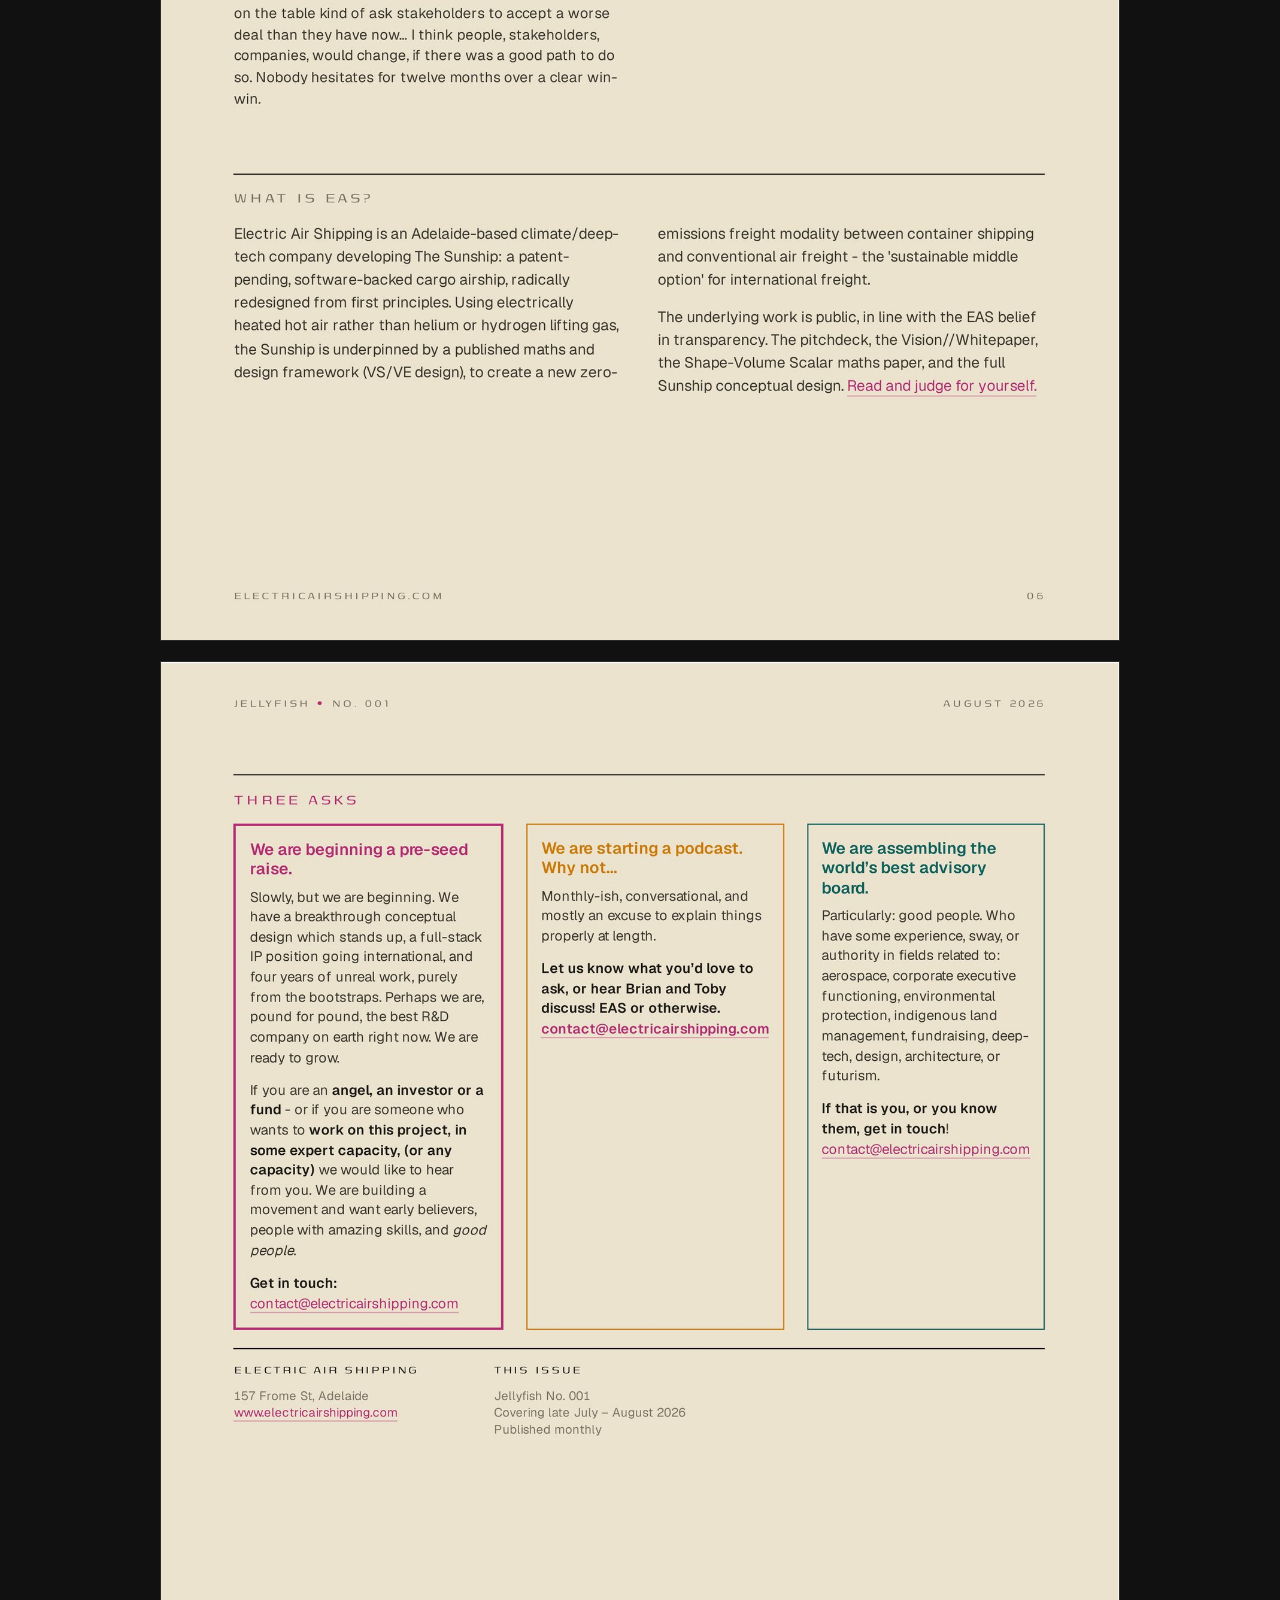
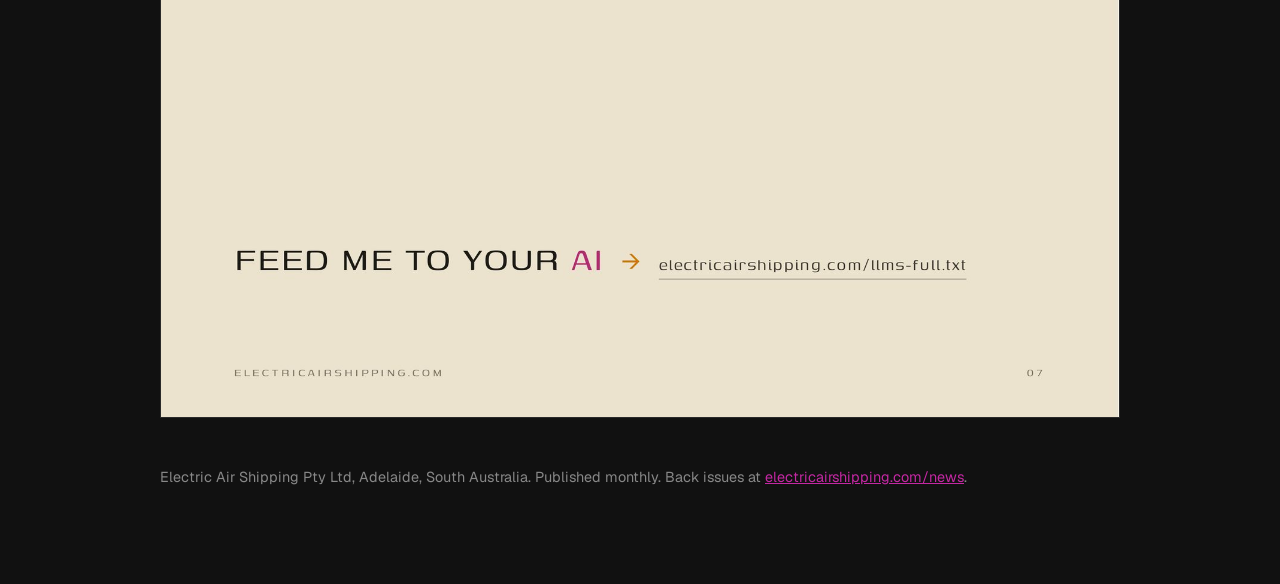
<file: news/jellyfish/001/index.html>
<!DOCTYPE html>
<html lang="en">

<head>
    <meta charset="UTF-8">
    <meta name="viewport" content="width=device-width, initial-scale=1.0">
    <title>Jellyfish No. 001 — August 2026 — Electric Air Shipping</title>
    <meta name="description"
        content="Jellyfish No. 001, August 2026: the Stone &amp; Chalk interview, Adelaide Climate Action Week, the trade mark for The Sunship, the AI Solopreneur accelerator, and why anything floats.">
    <meta property="og:type" content="article">
    <meta property="og:site_name" content="Electric Air Shipping">
    <meta property="og:title" content="Jellyfish No. 001 — August 2026">
    <meta property="og:description"
        content="The Stone &amp; Chalk interview, Adelaide Climate Action Week, the trade mark, and the first of twelve explainers.">
    <meta property="og:url" content="https://electricairshipping.com/news/jellyfish/001/">
    <meta property="og:image" content="https://electricairshipping.com/news/jellyfish/001/cover.jpg">
    <meta name="twitter:card" content="summary_large_image">
    <meta name="twitter:image" content="https://electricairshipping.com/news/jellyfish/001/cover.jpg">
    <link rel="shortcut icon" href="../../../assets/favicon.ico" type="image/x-icon">
    <link rel="stylesheet" href="../../../assets/site.css">
    <link rel="stylesheet" href="../../_shared.css">
</head>

<body>
    <header class="topbar">
        <a class="topbar-home" href="/" aria-label="Electric Air Shipping — home">
            <img src="../../../assets/logo-berry-white.svg" alt="Electric Air Shipping">
        </a>
        <nav class="topbar-nav">
            <a href="mailto:contact@electricairshipping.com" data-track="contact">CONTACT</a>
            <a href="#" data-nl-open data-track="receive">RECEIVE</a>
        </nav>
    </header>

    <main class="wrap">
        <a class="back" href="/news/">&larr; All issues</a>
        <p class="kicker">Jellyfish &middot; No. 001 &middot; August 2026</p>
        <h1>A monthly update from Electric Air Shipping.</h1>

        <a class="btn" href="./jellyfish-001.pdf" download>Download PDF</a>

        <div class="pages">
            <img src="./pages/p01-800.jpg"
                srcset="./pages/p01-800.jpg 800w, ./pages/p01-1600.jpg 1600w"
                sizes="(max-width: 64rem) 100vw, 64rem" width="800" height="1132"
                alt="Jellyfish No. 001, page 1 of 7">
            <img src="./pages/p02-800.jpg"
                srcset="./pages/p02-800.jpg 800w, ./pages/p02-1600.jpg 1600w"
                sizes="(max-width: 64rem) 100vw, 64rem" width="800" height="1132" loading="lazy"
                alt="Jellyfish No. 001, page 2 of 7">
            <img src="./pages/p03-800.jpg"
                srcset="./pages/p03-800.jpg 800w, ./pages/p03-1600.jpg 1600w"
                sizes="(max-width: 64rem) 100vw, 64rem" width="800" height="1132" loading="lazy"
                alt="Jellyfish No. 001, page 3 of 7">
            <img src="./pages/p04-800.jpg"
                srcset="./pages/p04-800.jpg 800w, ./pages/p04-1600.jpg 1600w"
                sizes="(max-width: 64rem) 100vw, 64rem" width="800" height="1132" loading="lazy"
                alt="Jellyfish No. 001, page 4 of 7">
            <img src="./pages/p05-800.jpg"
                srcset="./pages/p05-800.jpg 800w, ./pages/p05-1600.jpg 1600w"
                sizes="(max-width: 64rem) 100vw, 64rem" width="800" height="1132" loading="lazy"
                alt="Jellyfish No. 001, page 5 of 7">
            <img src="./pages/p06-800.jpg"
                srcset="./pages/p06-800.jpg 800w, ./pages/p06-1600.jpg 1600w"
                sizes="(max-width: 64rem) 100vw, 64rem" width="800" height="1132" loading="lazy"
                alt="Jellyfish No. 001, page 6 of 7">
            <img src="./pages/p07-800.jpg"
                srcset="./pages/p07-800.jpg 800w, ./pages/p07-1600.jpg 1600w"
                sizes="(max-width: 64rem) 100vw, 64rem" width="800" height="1132" loading="lazy"
                alt="Jellyfish No. 001, page 7 of 7">
        </div>

        <p class="foot">Electric Air Shipping Pty Ltd, Adelaide, South Australia.
            Published monthly. Back issues at <a href="/news/">electricairshipping.com/news</a>.</p>
    </main>

    <script src="../../../assets/newsletter.js" defer></script>
    <script src="../../../assets/menu.js" defer></script>
</body>

</html>
</file>
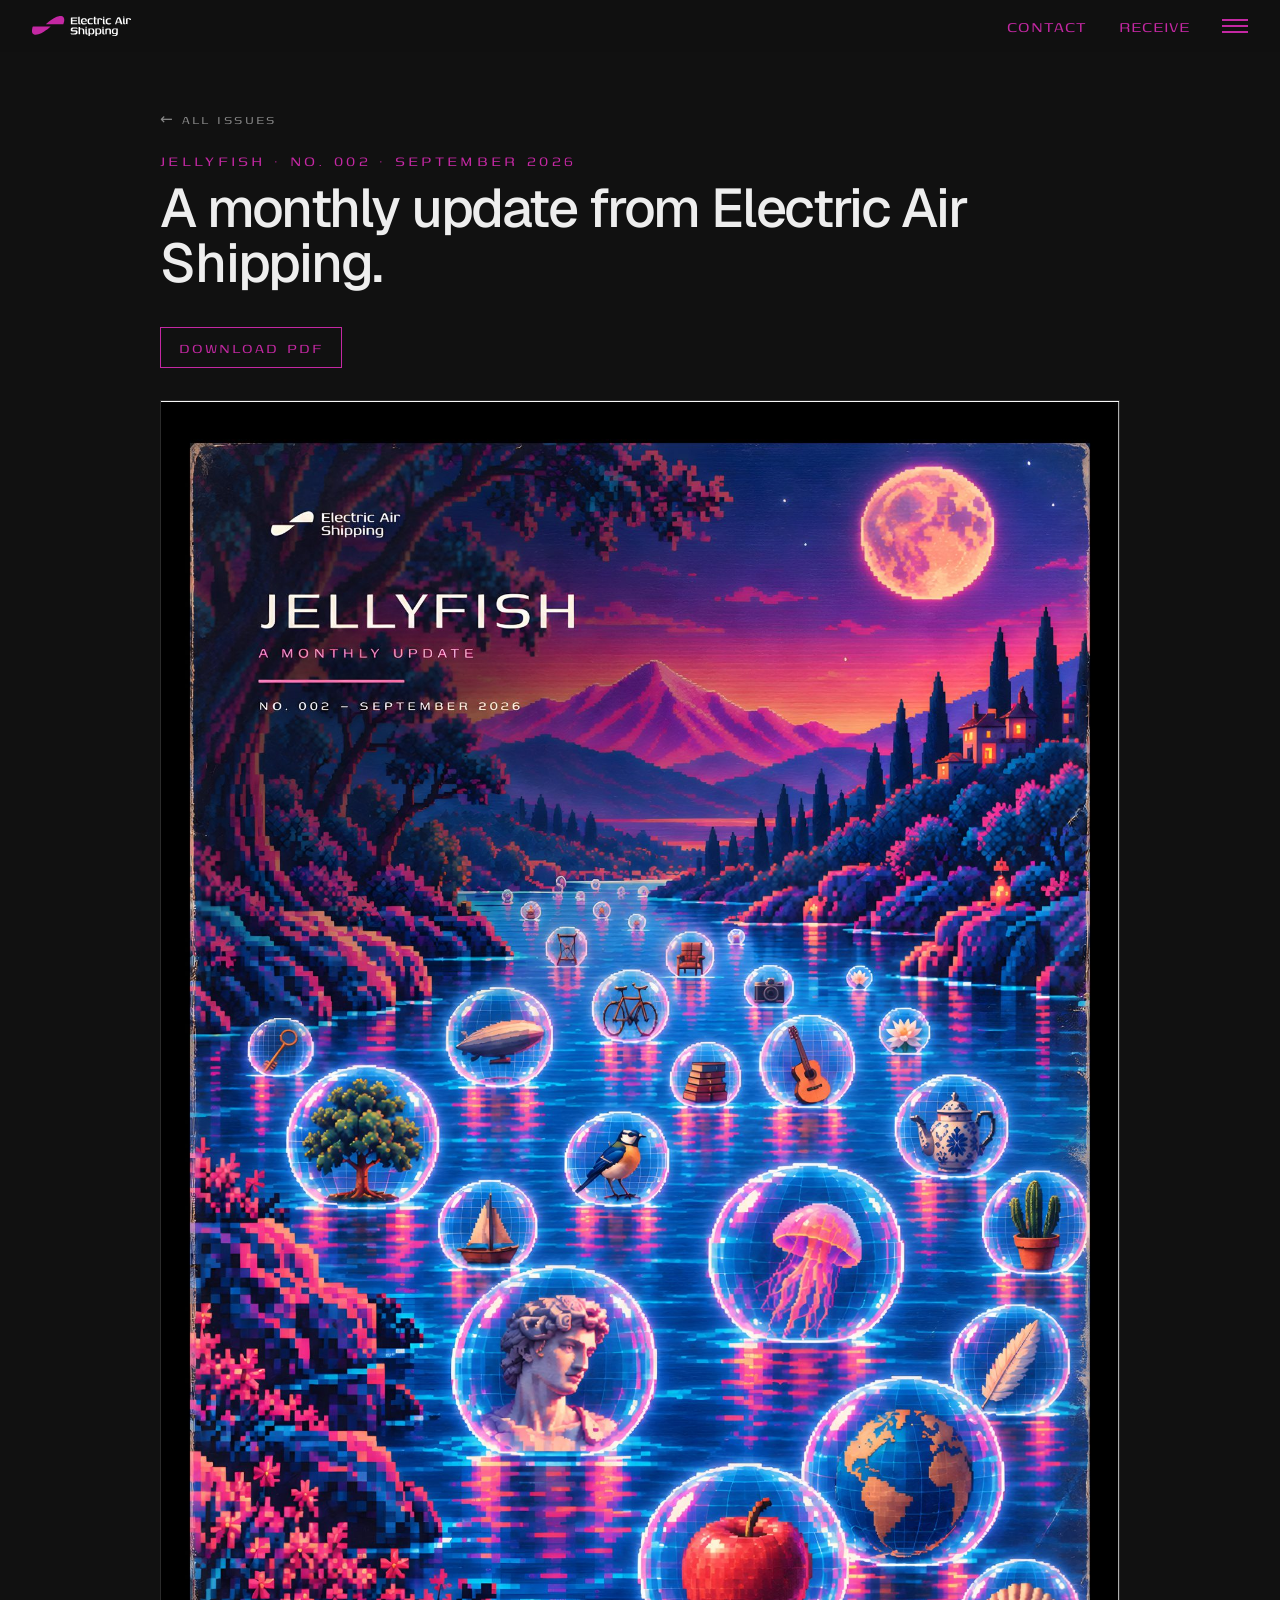
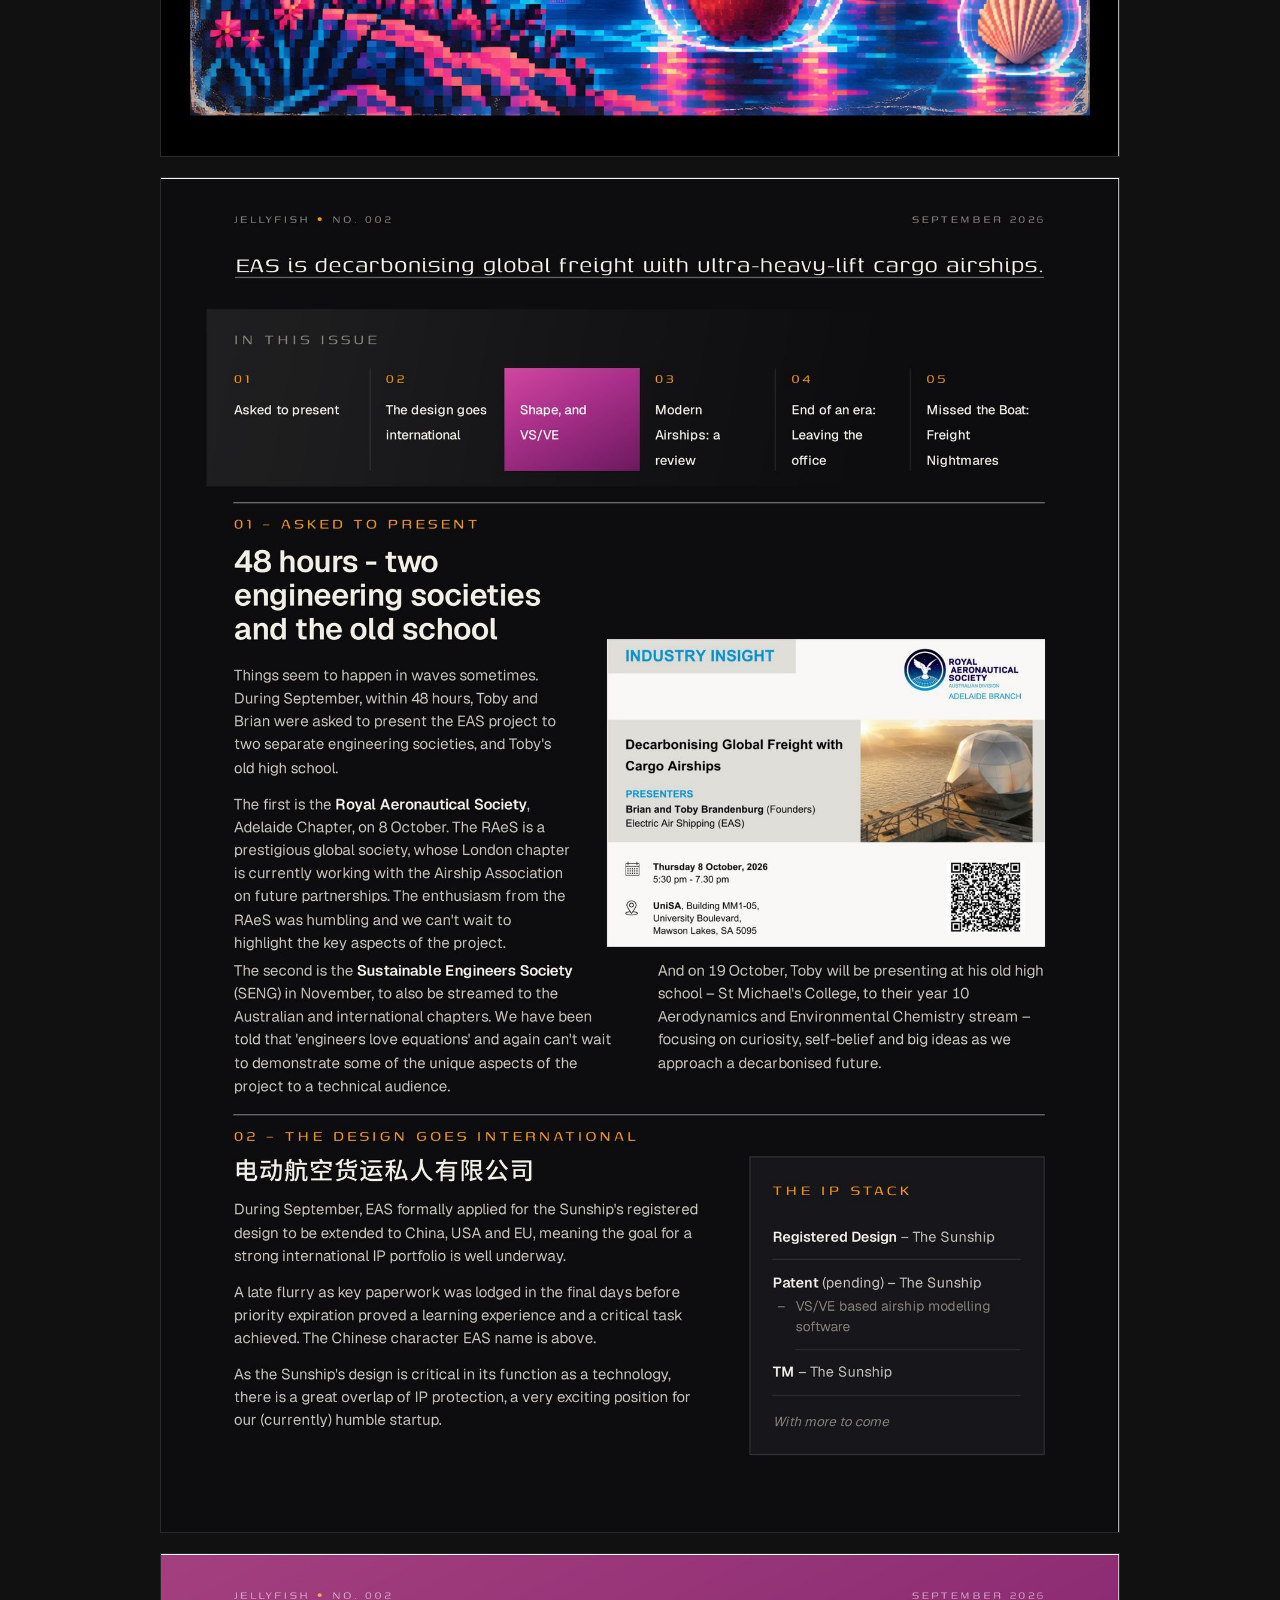
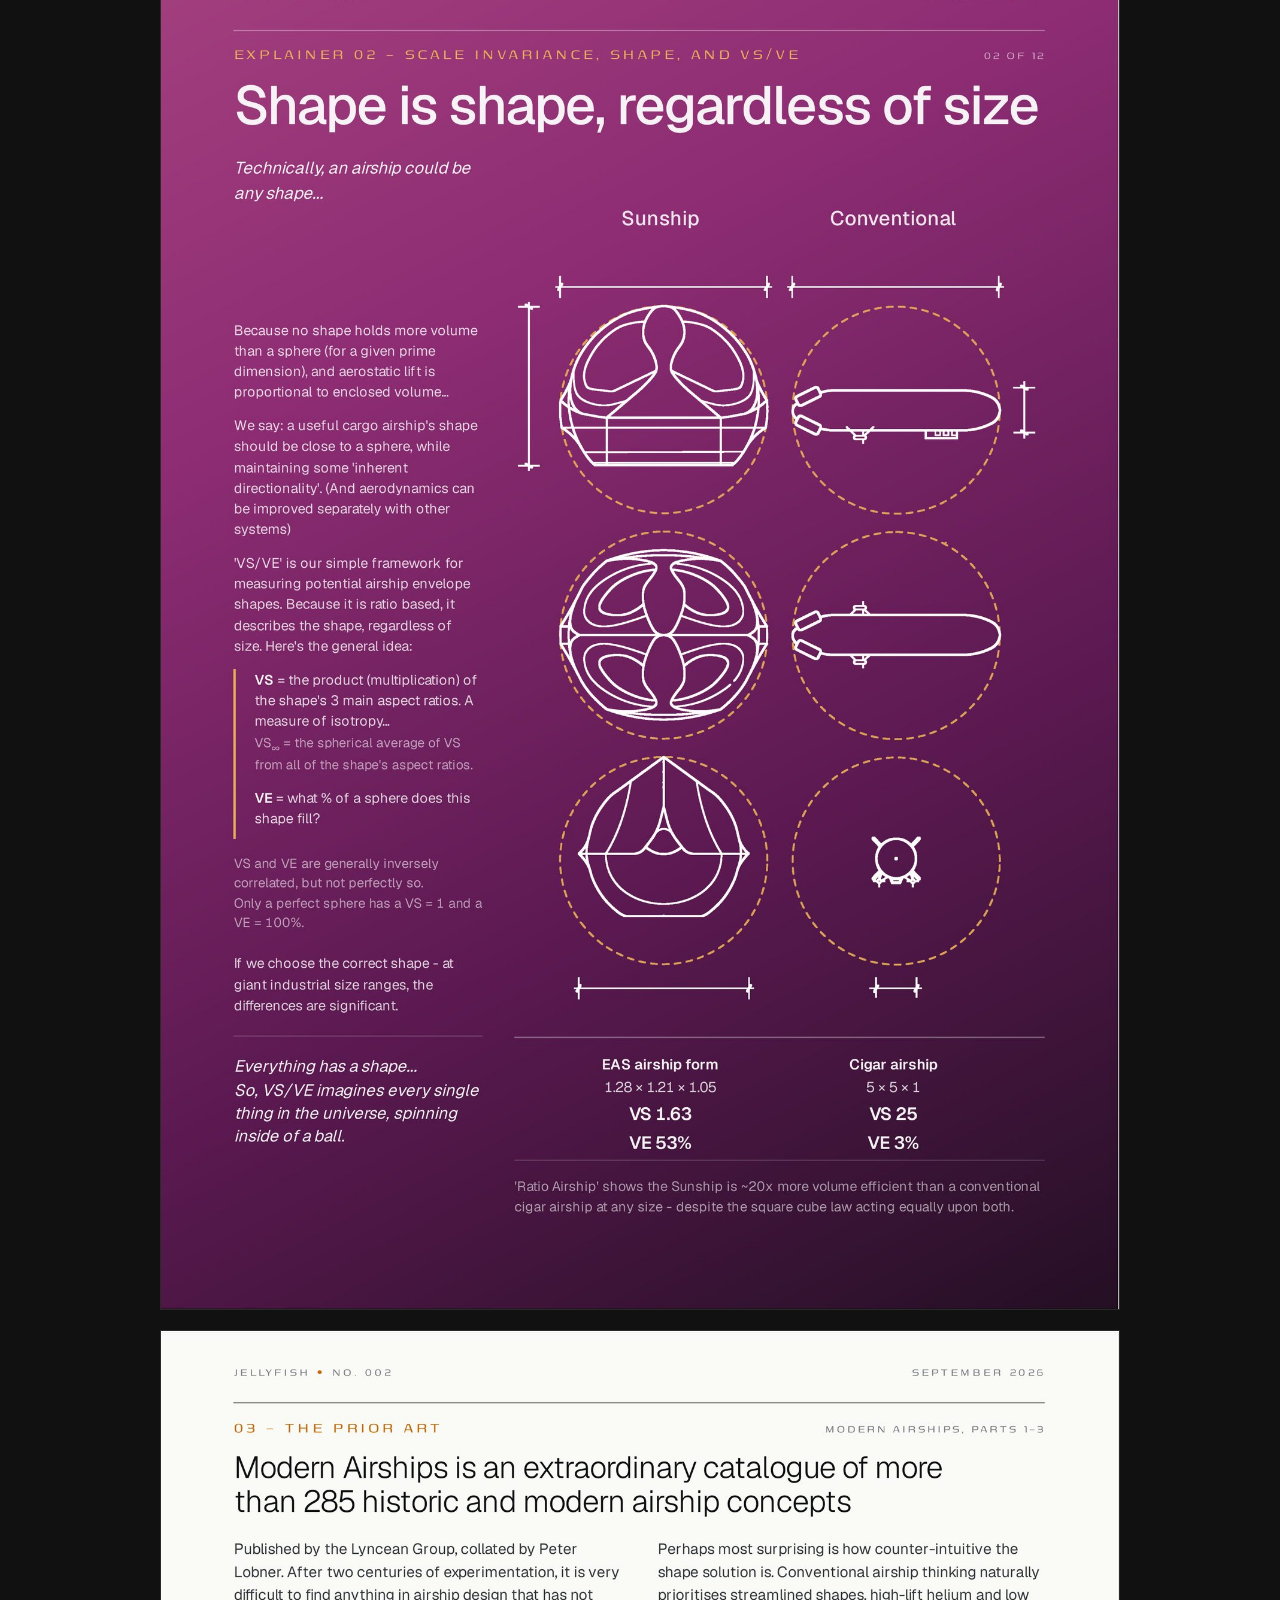
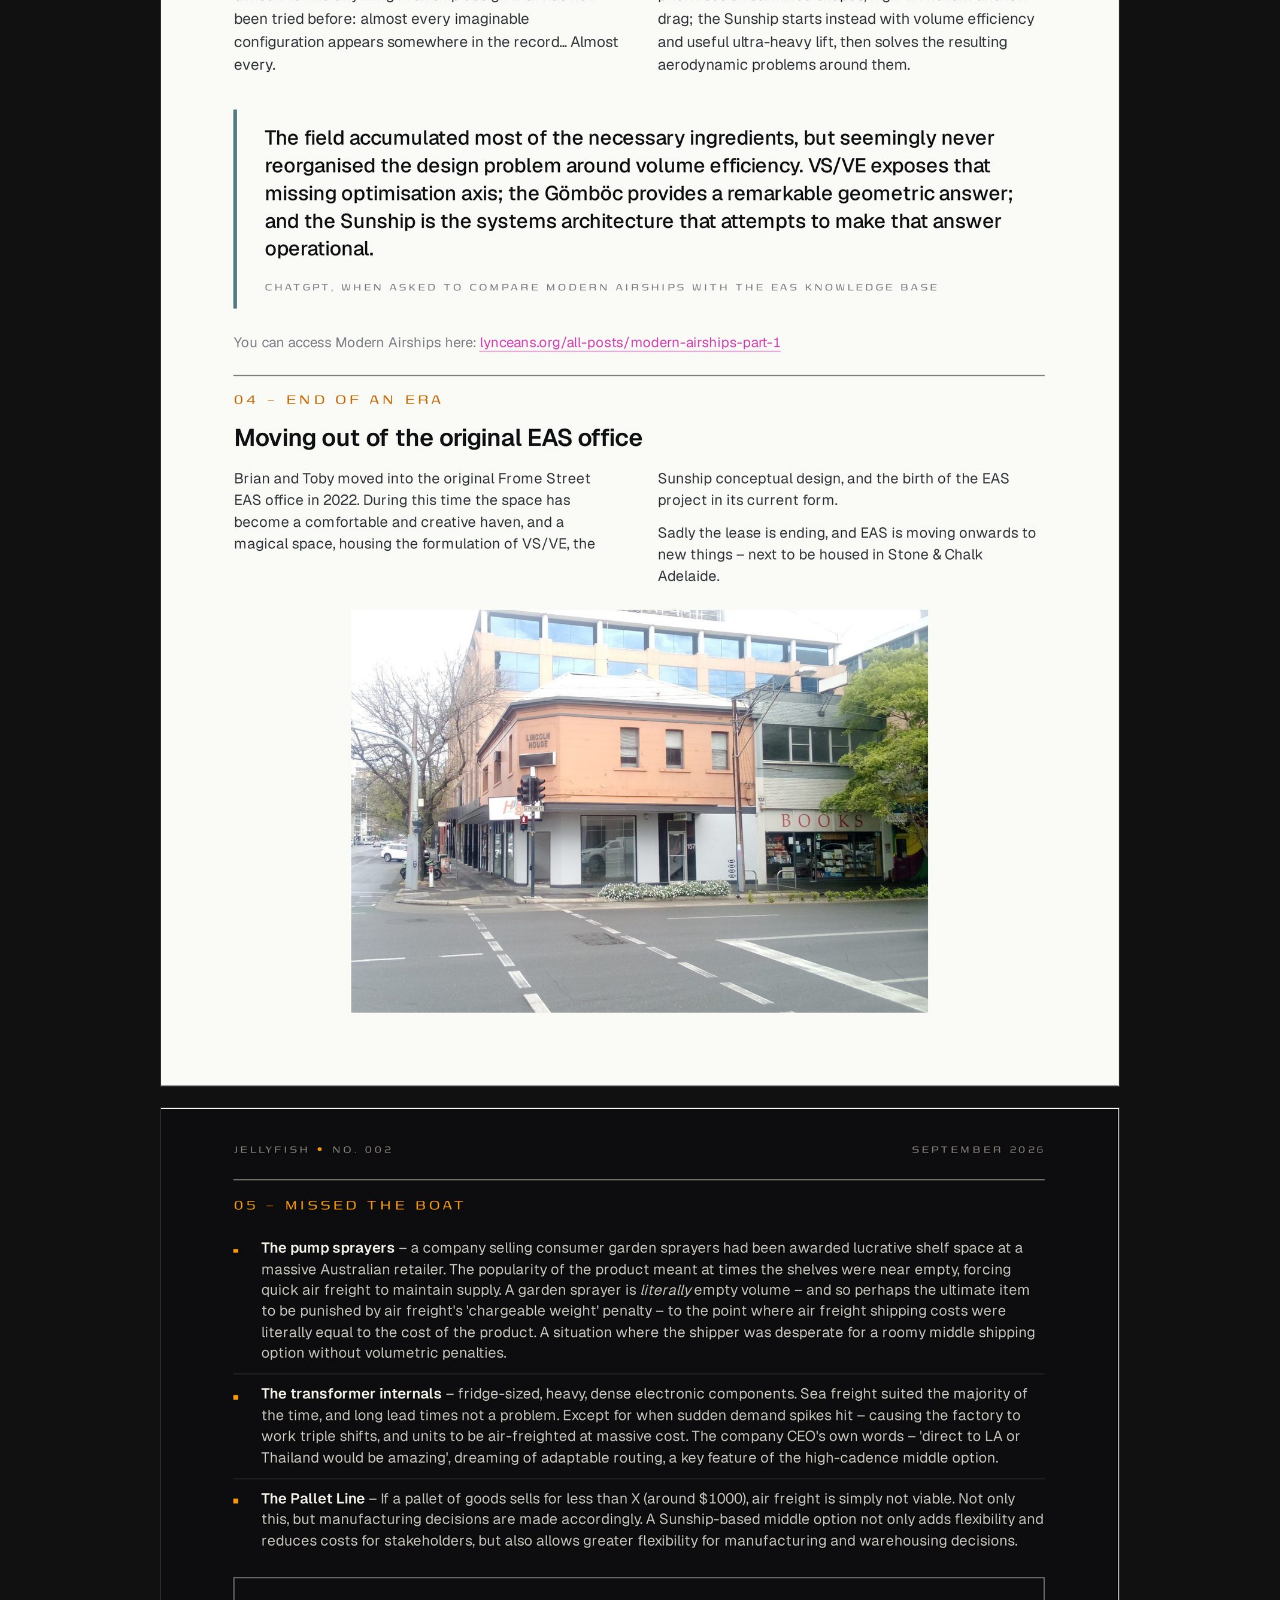
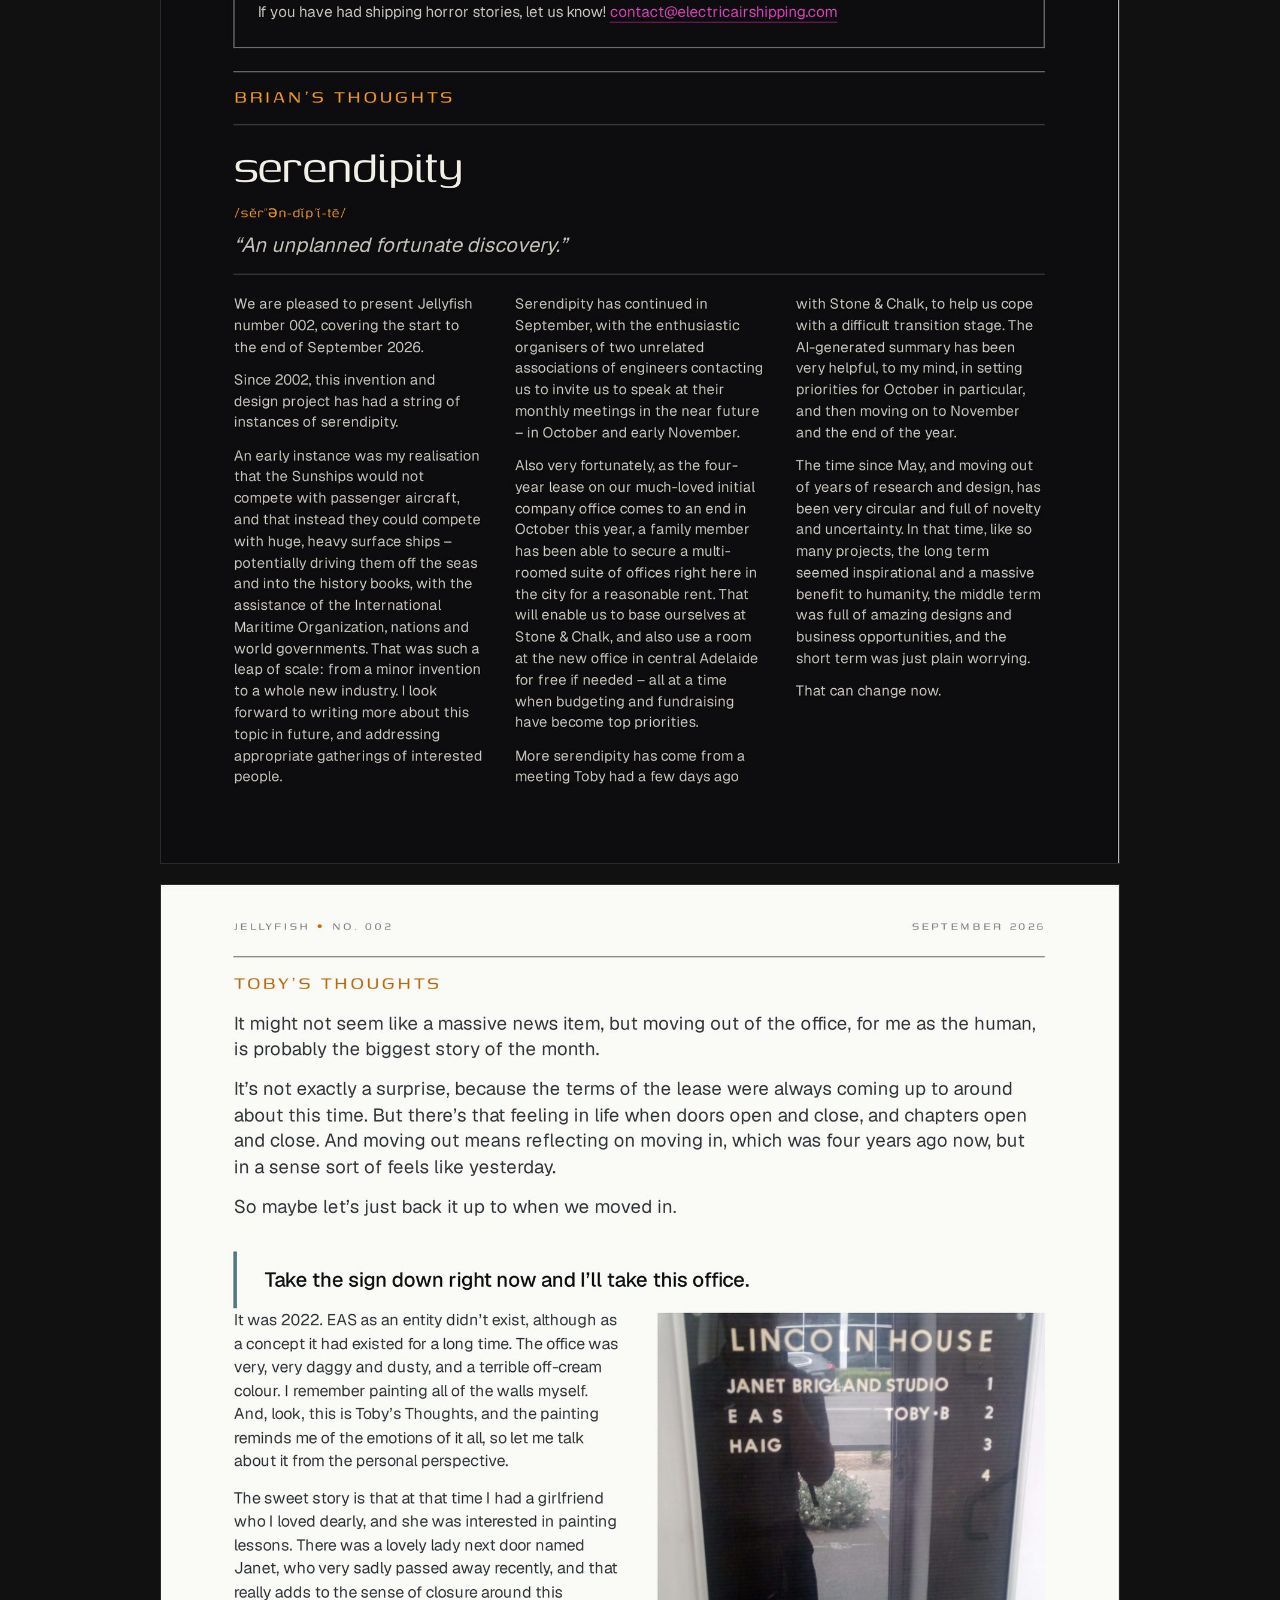
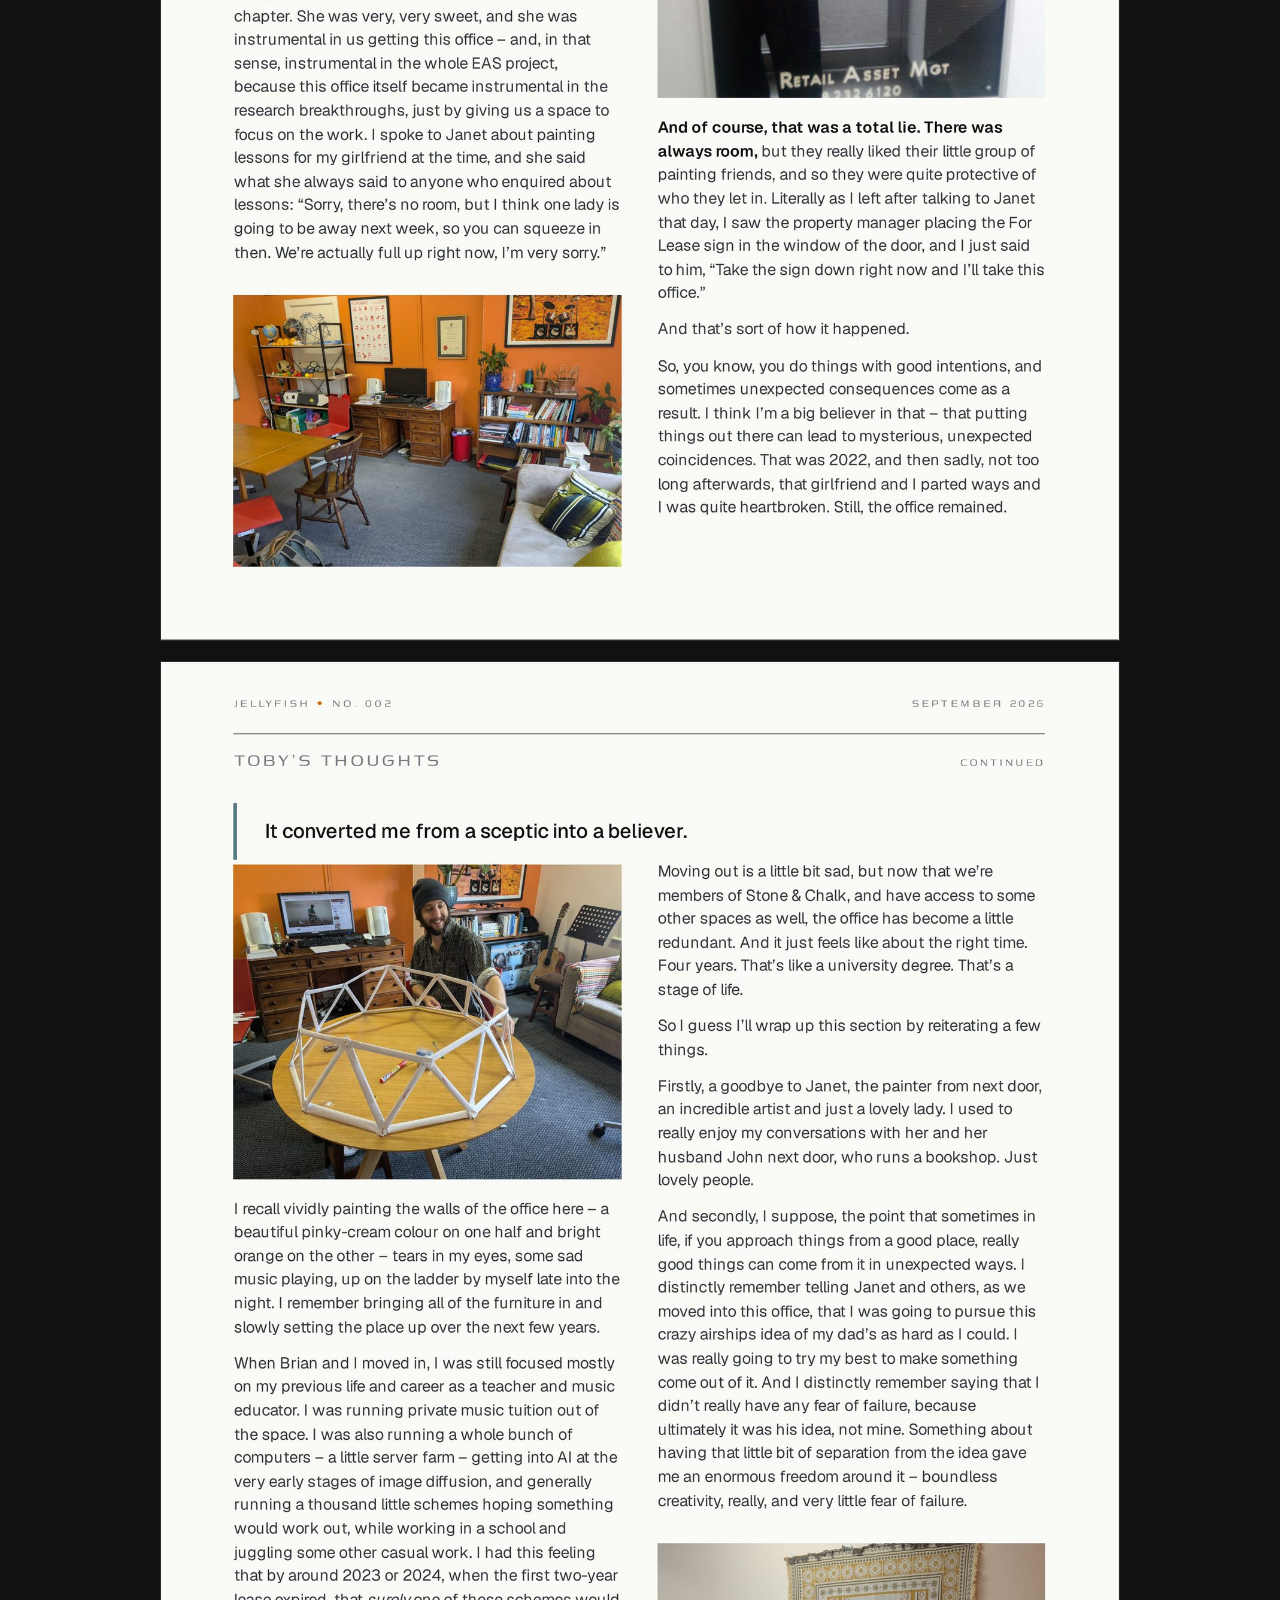
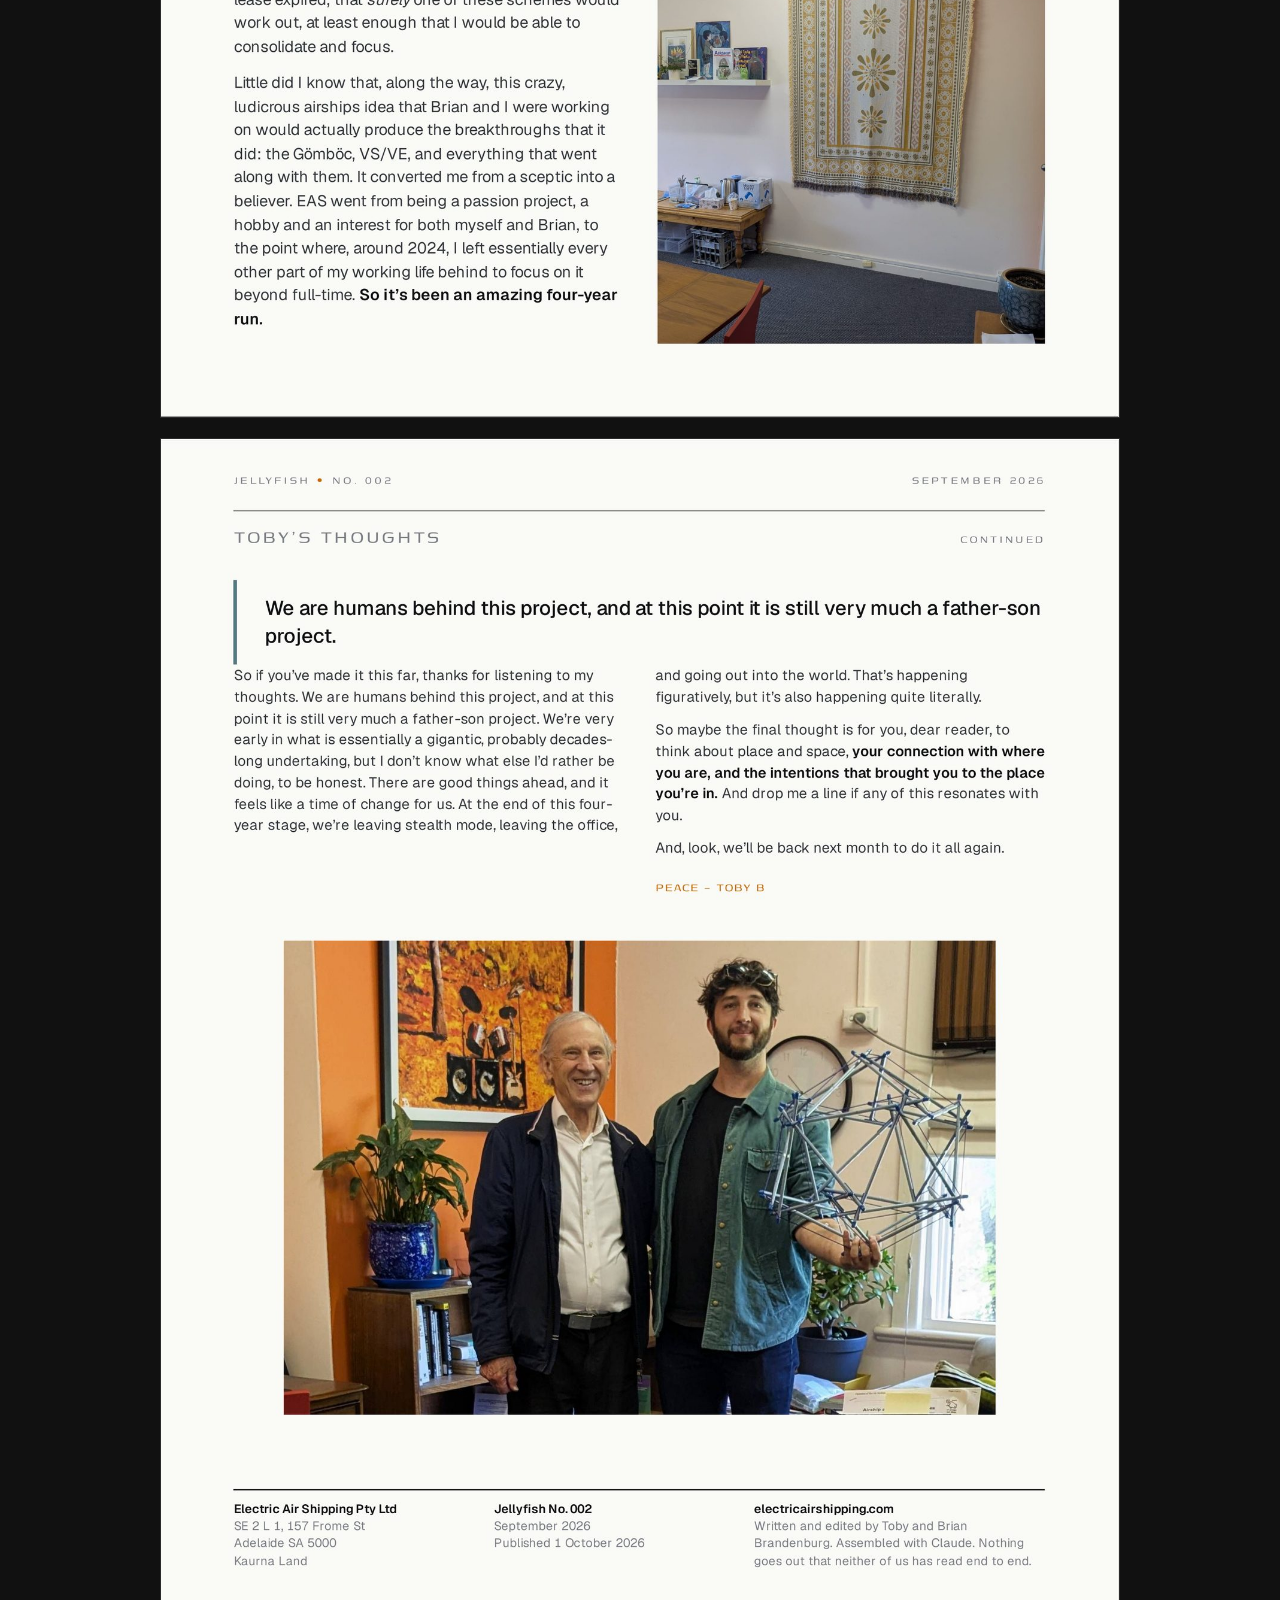
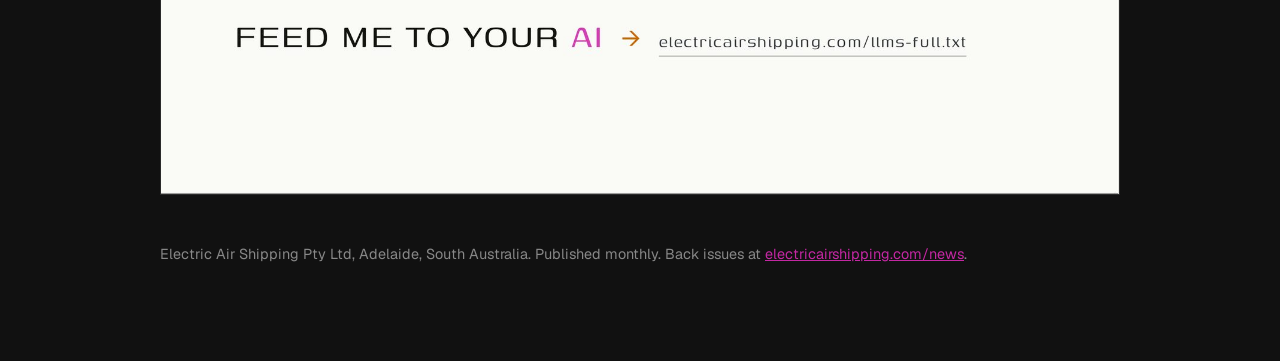
<file: news/jellyfish/002/index.html>
<!DOCTYPE html>
<html lang="en">

<head>
    <meta charset="UTF-8">
    <meta name="viewport" content="width=device-width, initial-scale=1.0">
    <title>Jellyfish No. 002 — September 2026 — Electric Air Shipping</title>
    <meta name="description"
        content="Jellyfish No. 002, September 2026: invitations to present to the RAeS and the Sustainable Engineers Society, the Sunship's registered design extended to China, the USA and the EU, explainer 02 on shape and VS/VE, and leaving the original EAS office.">
    <meta property="og:type" content="article">
    <meta property="og:site_name" content="Electric Air Shipping">
    <meta property="og:title" content="Jellyfish No. 002 — September 2026">
    <meta property="og:description"
        content="Two engineering societies, the design goes international, shape and VS/VE, and the end of an era.">
    <meta property="og:url" content="https://electricairshipping.com/news/jellyfish/002/">
    <meta property="og:image" content="https://electricairshipping.com/news/jellyfish/002/cover.jpg">
    <meta name="twitter:card" content="summary_large_image">
    <meta name="twitter:image" content="https://electricairshipping.com/news/jellyfish/002/cover.jpg">
    <link rel="shortcut icon" href="../../../assets/favicon.ico" type="image/x-icon">
    <link rel="stylesheet" href="../../../assets/site.css">
    <link rel="stylesheet" href="../../_shared.css">
</head>

<body>
    <header class="topbar">
        <a class="topbar-home" href="/" aria-label="Electric Air Shipping — home">
            <img src="../../../assets/logo-berry-white.svg" alt="Electric Air Shipping">
        </a>
        <nav class="topbar-nav">
            <a href="mailto:contact@electricairshipping.com" data-track="contact">CONTACT</a>
            <a href="#" data-nl-open data-track="receive">RECEIVE</a>
        </nav>
    </header>

    <main class="wrap">
        <a class="back" href="/news/">&larr; All issues</a>
        <p class="kicker">Jellyfish &middot; No. 002 &middot; September 2026</p>
        <h1>A monthly update from Electric Air Shipping.</h1>

        <a class="btn" href="./jellyfish-002.pdf" download>Download PDF</a>

        <div class="pages">
            <img src="./pages/p01-800.jpg"
                srcset="./pages/p01-800.jpg 800w, ./pages/p01-1600.jpg 1600w"
                sizes="(max-width: 64rem) 100vw, 64rem" width="800" height="1132"
                alt="Jellyfish No. 002, page 1 of 8">
            <img src="./pages/p02-800.jpg"
                srcset="./pages/p02-800.jpg 800w, ./pages/p02-1600.jpg 1600w"
                sizes="(max-width: 64rem) 100vw, 64rem" width="800" height="1132" loading="lazy"
                alt="Jellyfish No. 002, page 2 of 8">
            <img src="./pages/p03-800.jpg"
                srcset="./pages/p03-800.jpg 800w, ./pages/p03-1600.jpg 1600w"
                sizes="(max-width: 64rem) 100vw, 64rem" width="800" height="1132" loading="lazy"
                alt="Jellyfish No. 002, page 3 of 8">
            <img src="./pages/p04-800.jpg"
                srcset="./pages/p04-800.jpg 800w, ./pages/p04-1600.jpg 1600w"
                sizes="(max-width: 64rem) 100vw, 64rem" width="800" height="1132" loading="lazy"
                alt="Jellyfish No. 002, page 4 of 8">
            <img src="./pages/p05-800.jpg"
                srcset="./pages/p05-800.jpg 800w, ./pages/p05-1600.jpg 1600w"
                sizes="(max-width: 64rem) 100vw, 64rem" width="800" height="1132" loading="lazy"
                alt="Jellyfish No. 002, page 5 of 8">
            <img src="./pages/p06-800.jpg"
                srcset="./pages/p06-800.jpg 800w, ./pages/p06-1600.jpg 1600w"
                sizes="(max-width: 64rem) 100vw, 64rem" width="800" height="1132" loading="lazy"
                alt="Jellyfish No. 002, page 6 of 8">
            <img src="./pages/p07-800.jpg"
                srcset="./pages/p07-800.jpg 800w, ./pages/p07-1600.jpg 1600w"
                sizes="(max-width: 64rem) 100vw, 64rem" width="800" height="1132" loading="lazy"
                alt="Jellyfish No. 002, page 7 of 8">
            <img src="./pages/p08-800.jpg"
                srcset="./pages/p08-800.jpg 800w, ./pages/p08-1600.jpg 1600w"
                sizes="(max-width: 64rem) 100vw, 64rem" width="800" height="1132" loading="lazy"
                alt="Jellyfish No. 002, page 8 of 8">
        </div>

        <p class="foot">Electric Air Shipping Pty Ltd, Adelaide, South Australia.
            Published monthly. Back issues at <a href="/news/">electricairshipping.com/news</a>.</p>
    </main>

    <script src="../../../assets/newsletter.js" defer></script>
    <script src="../../../assets/menu.js" defer></script>
</body>

</html>
</file>
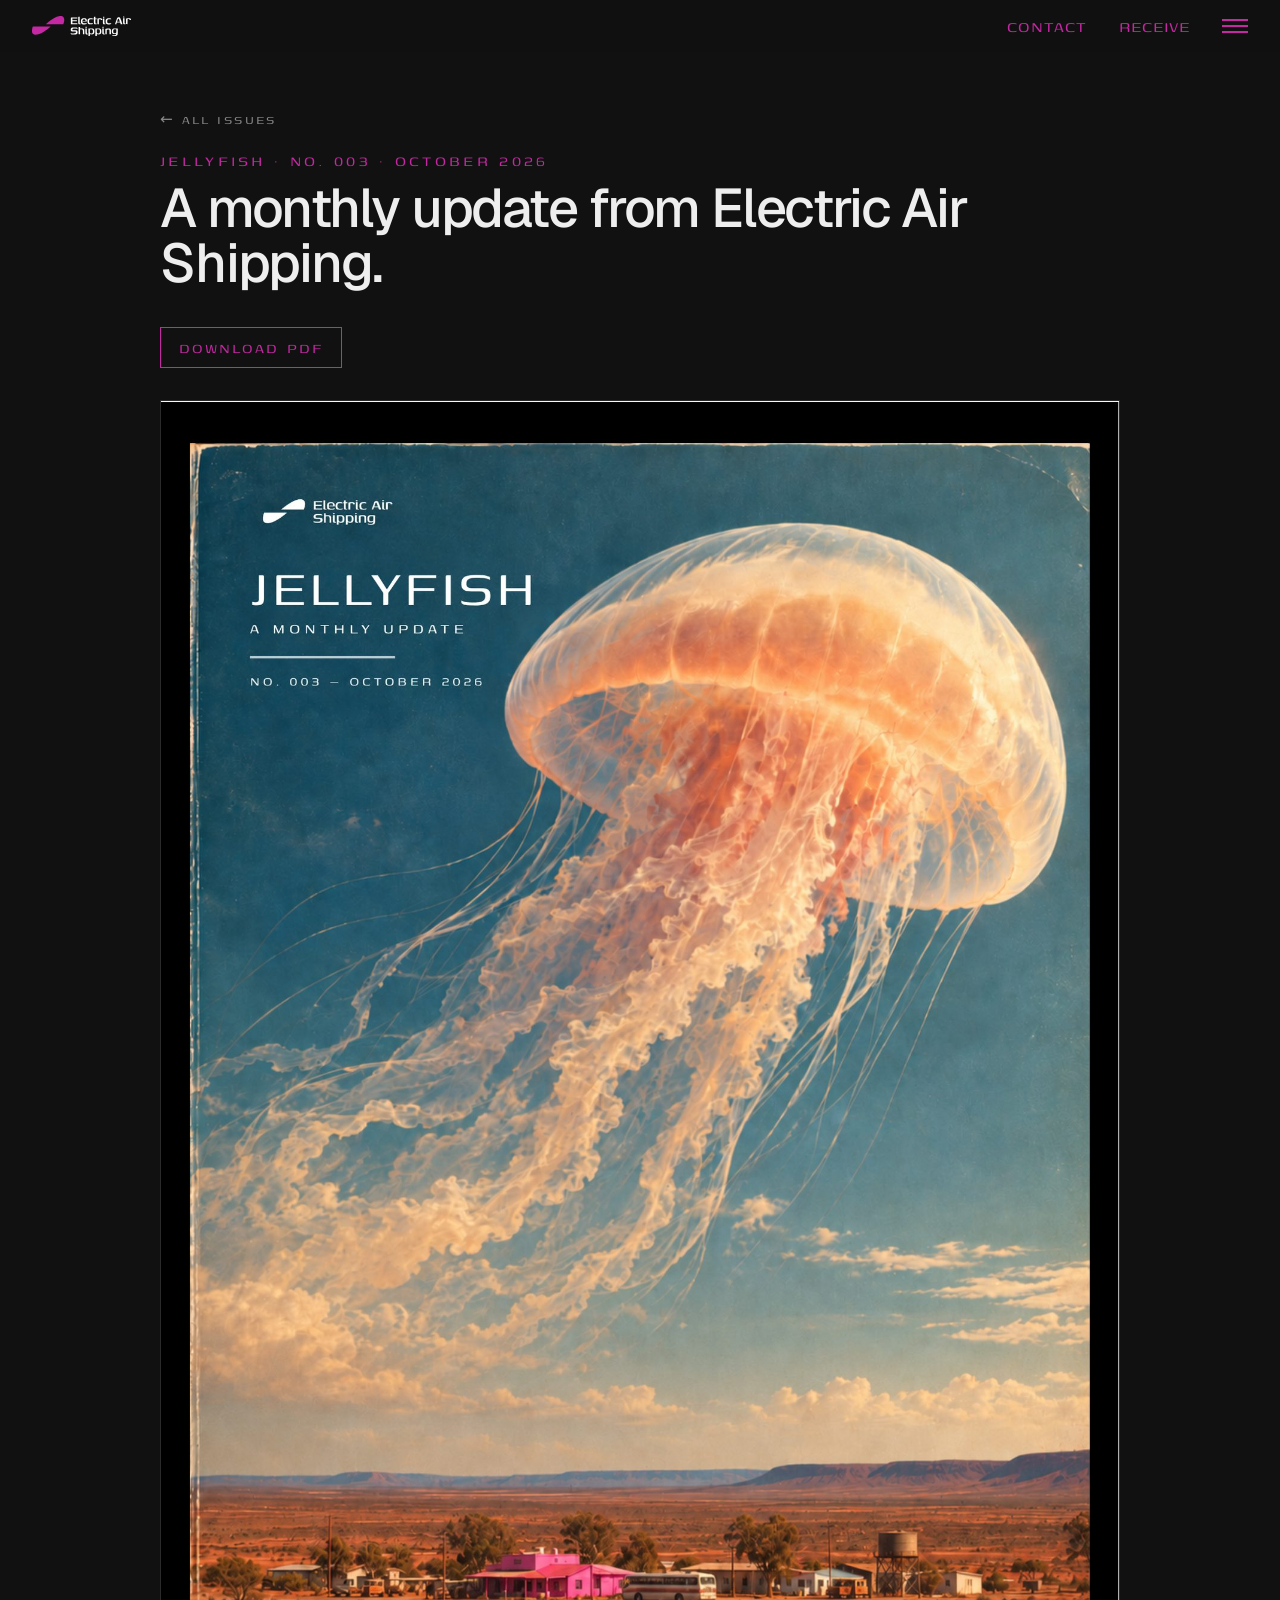
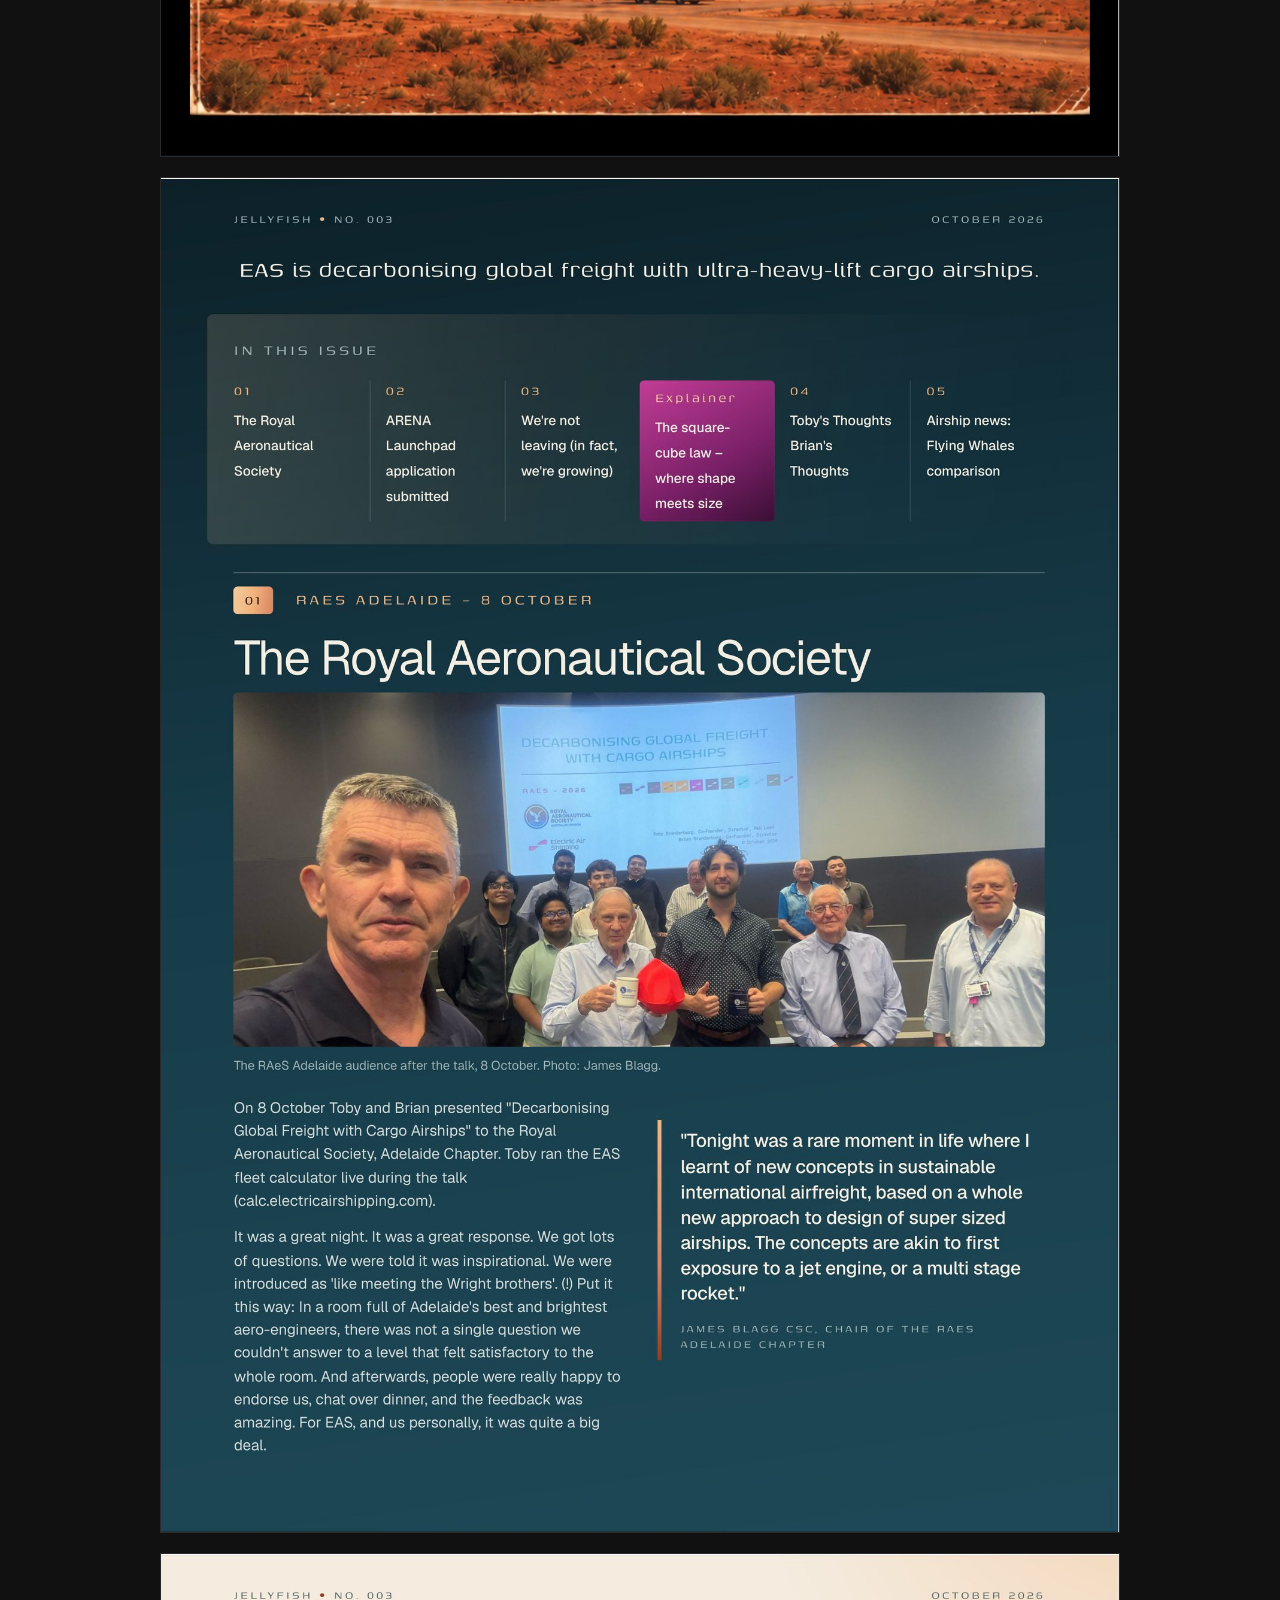
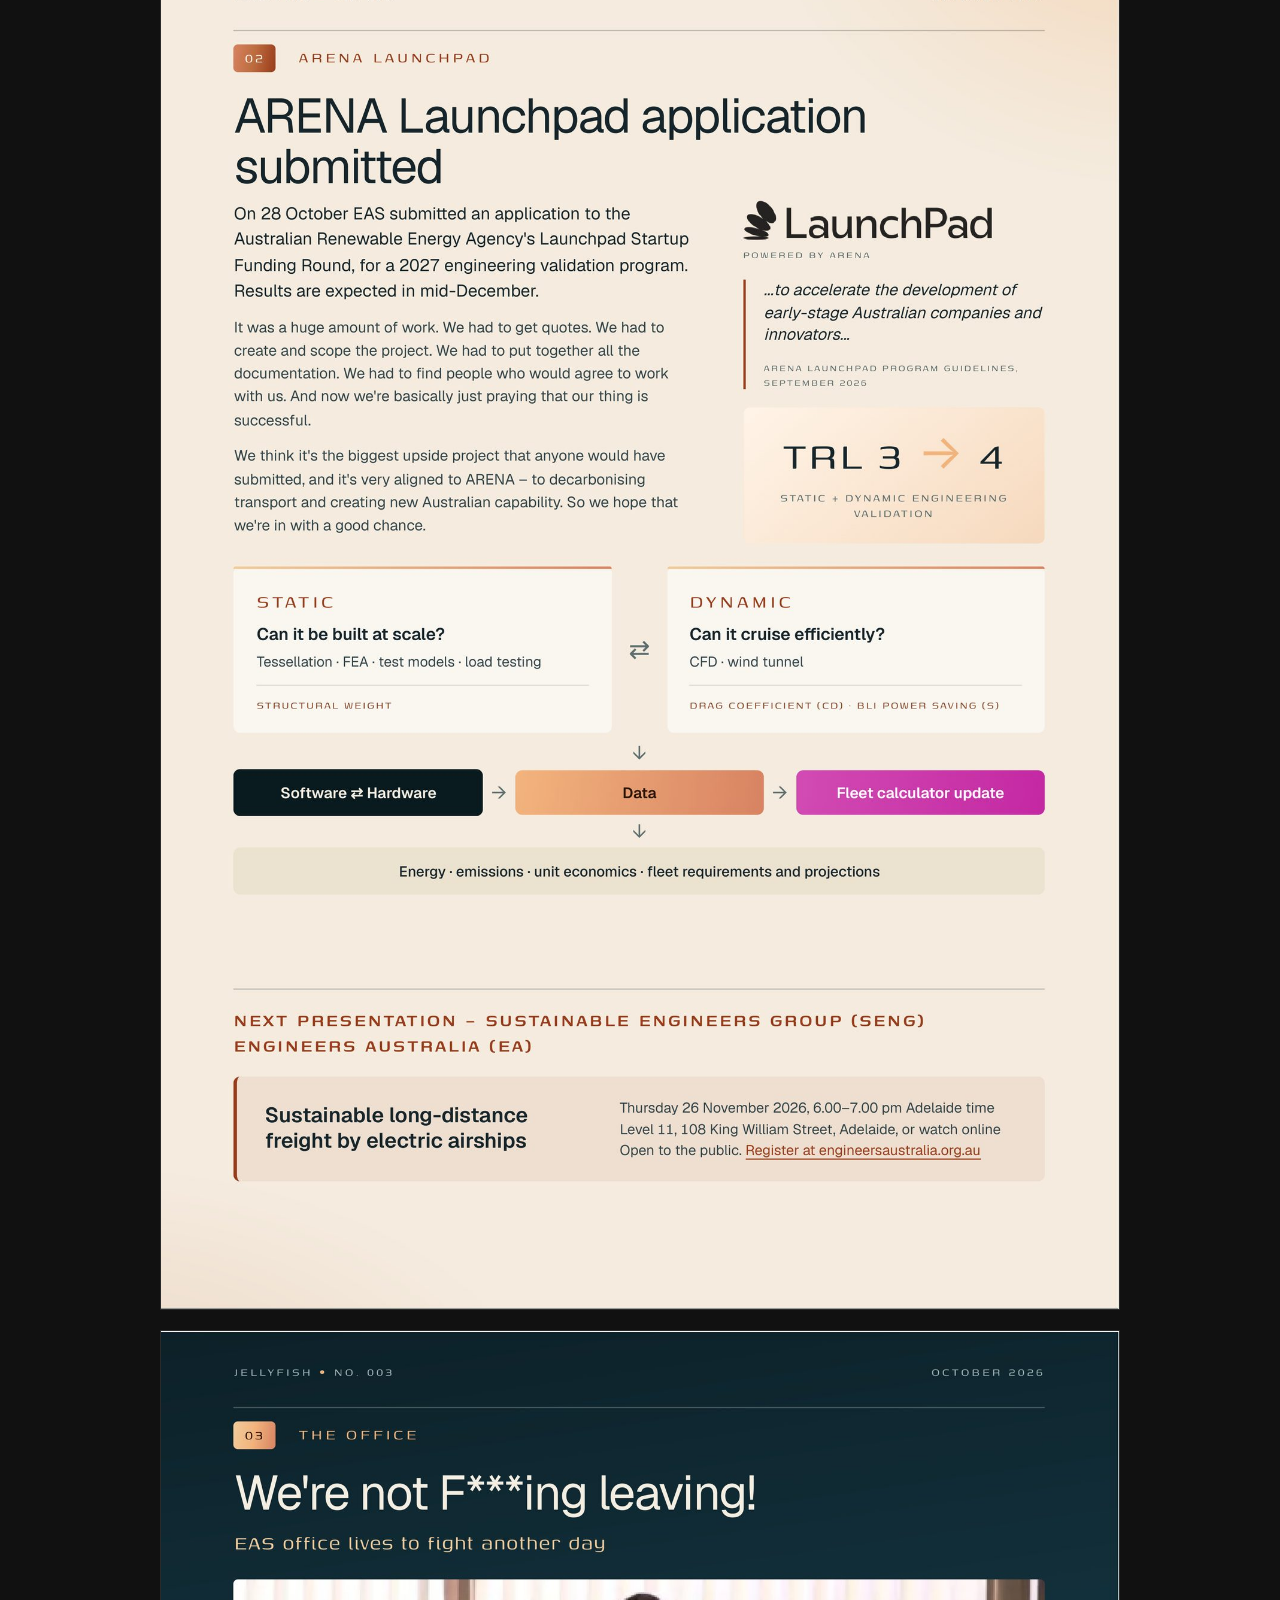
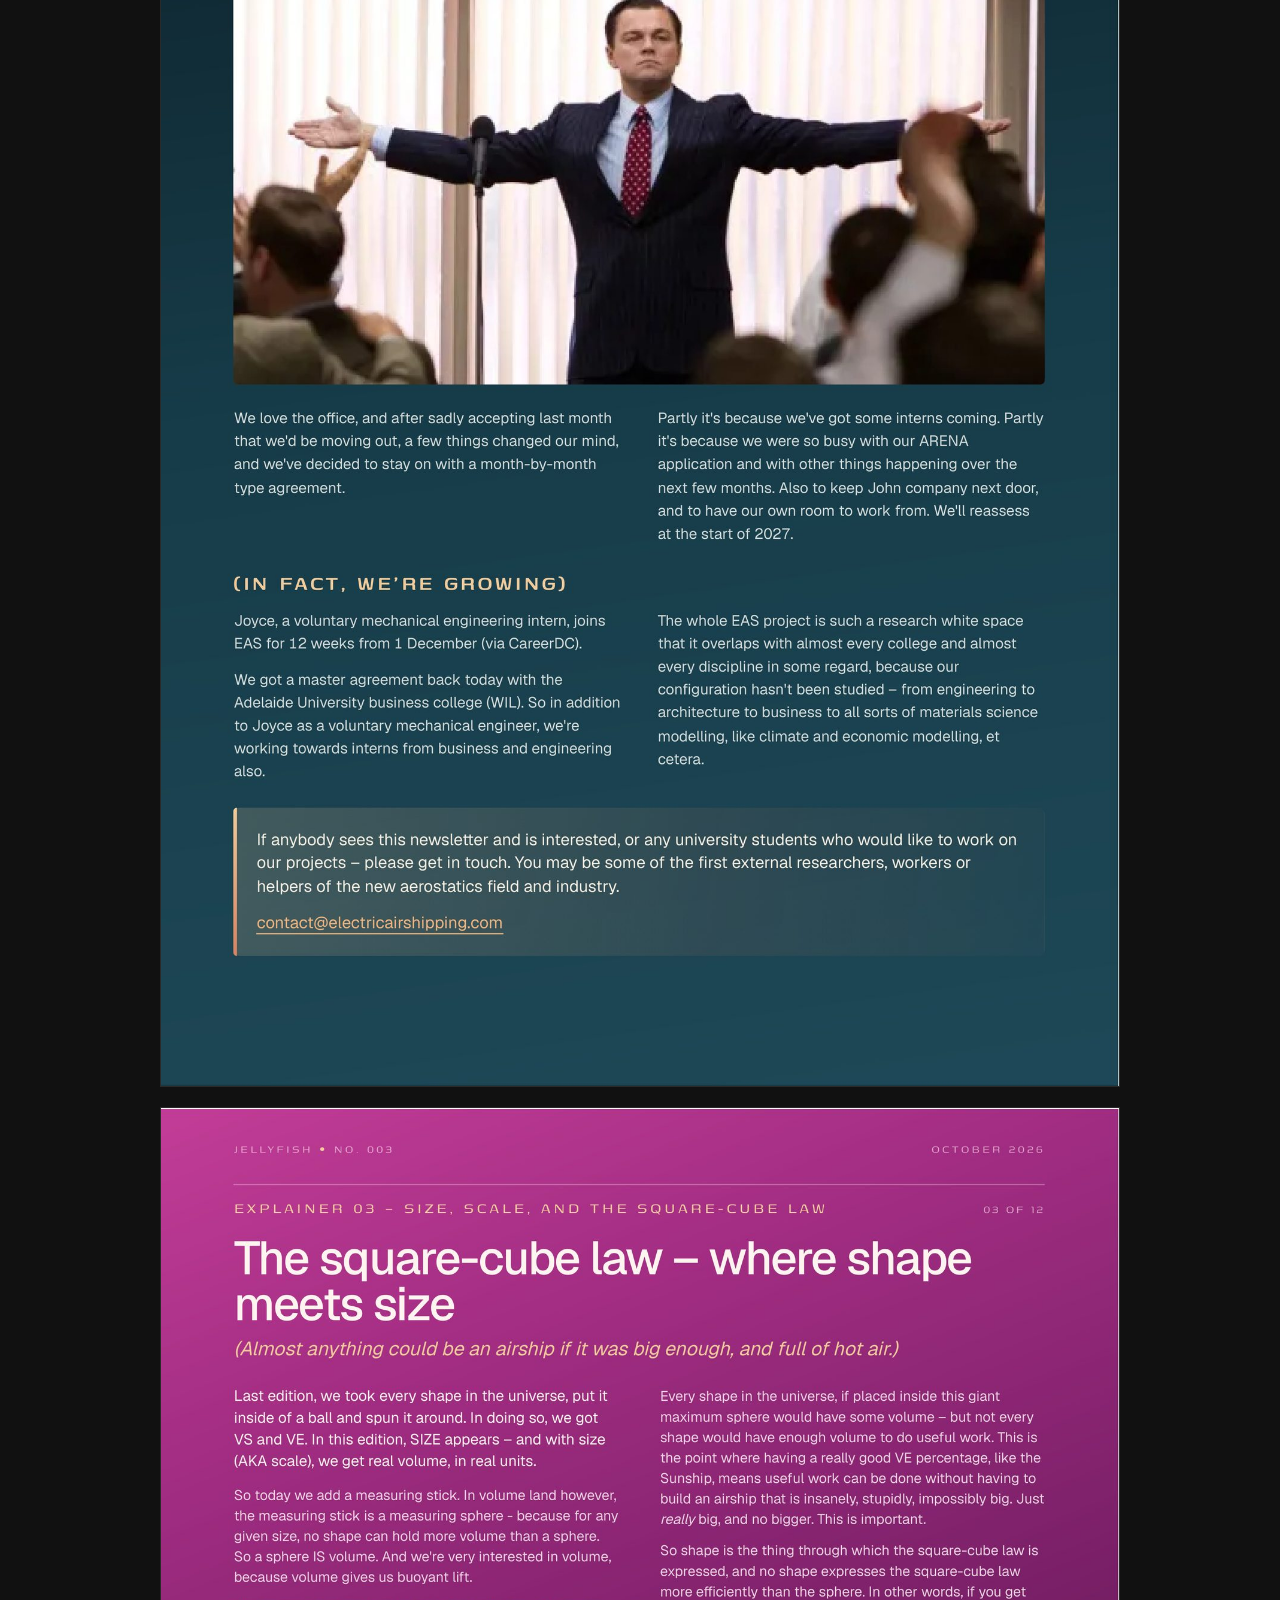
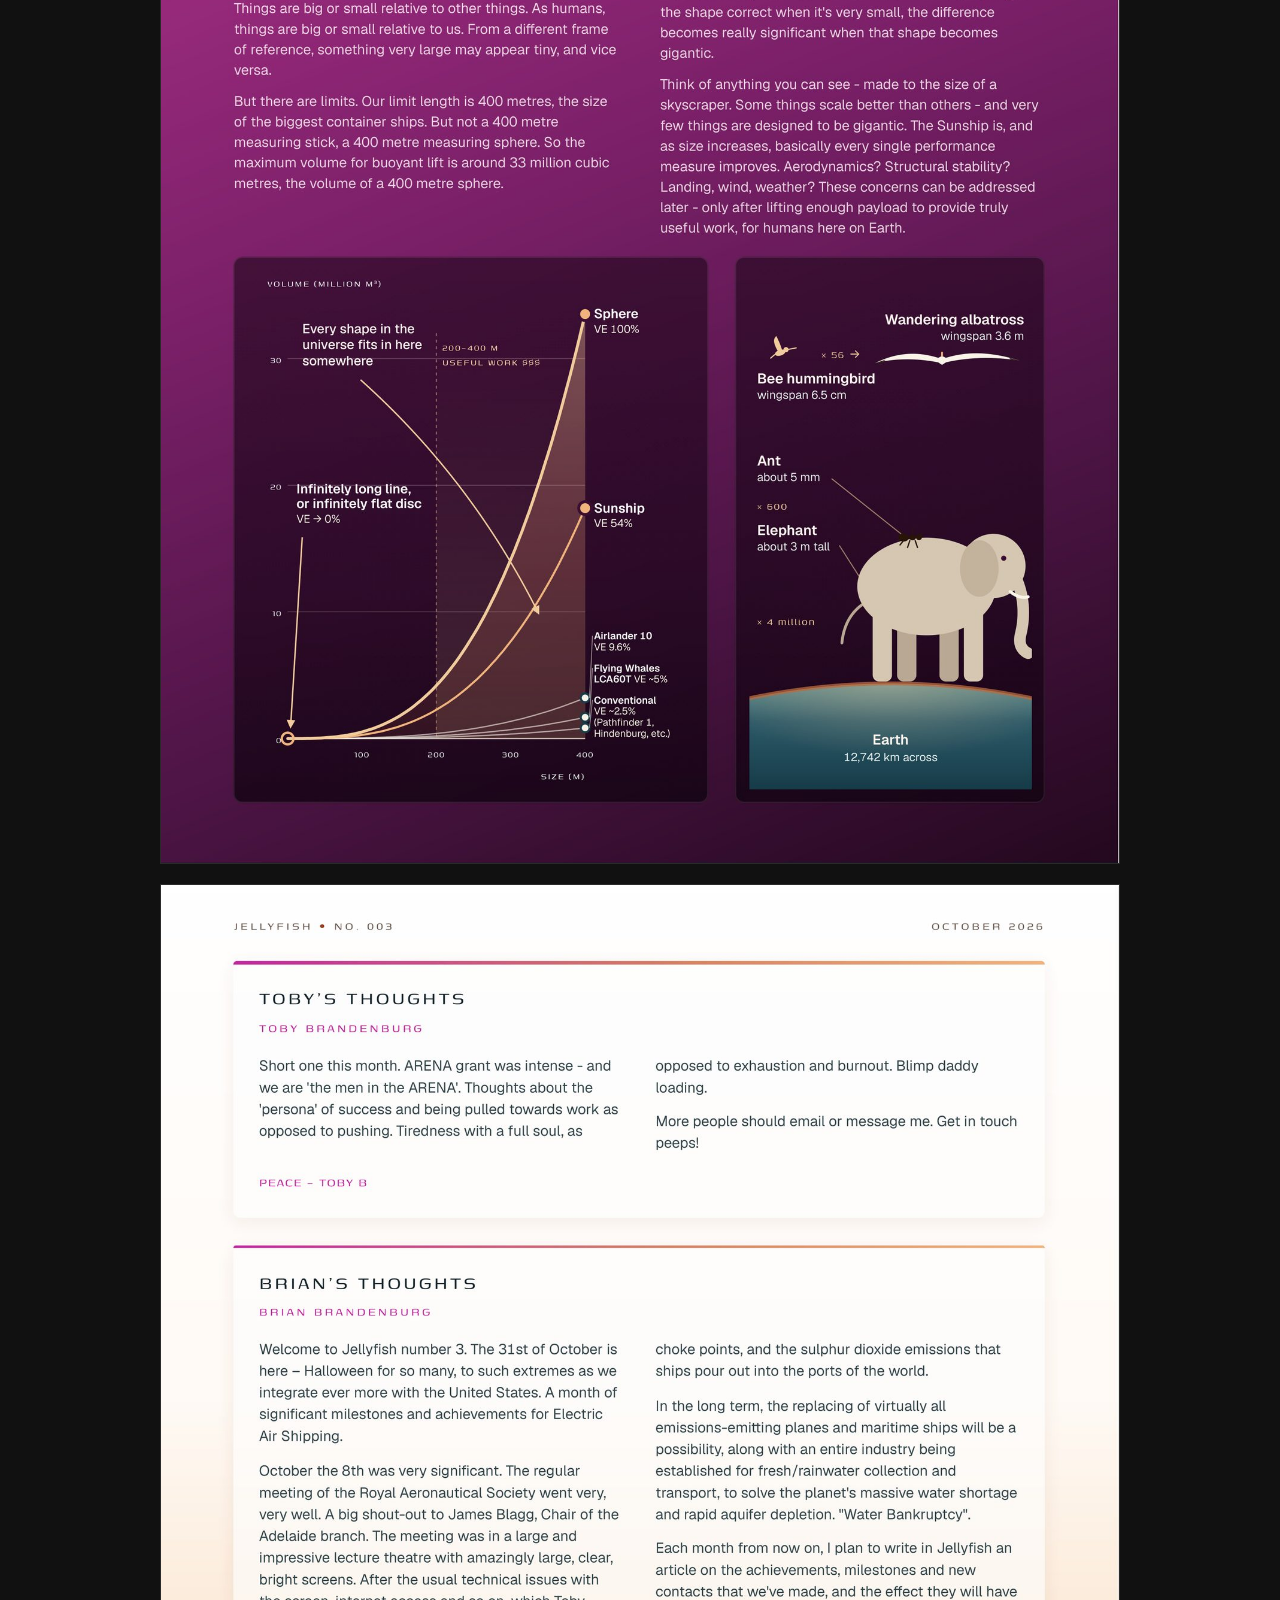
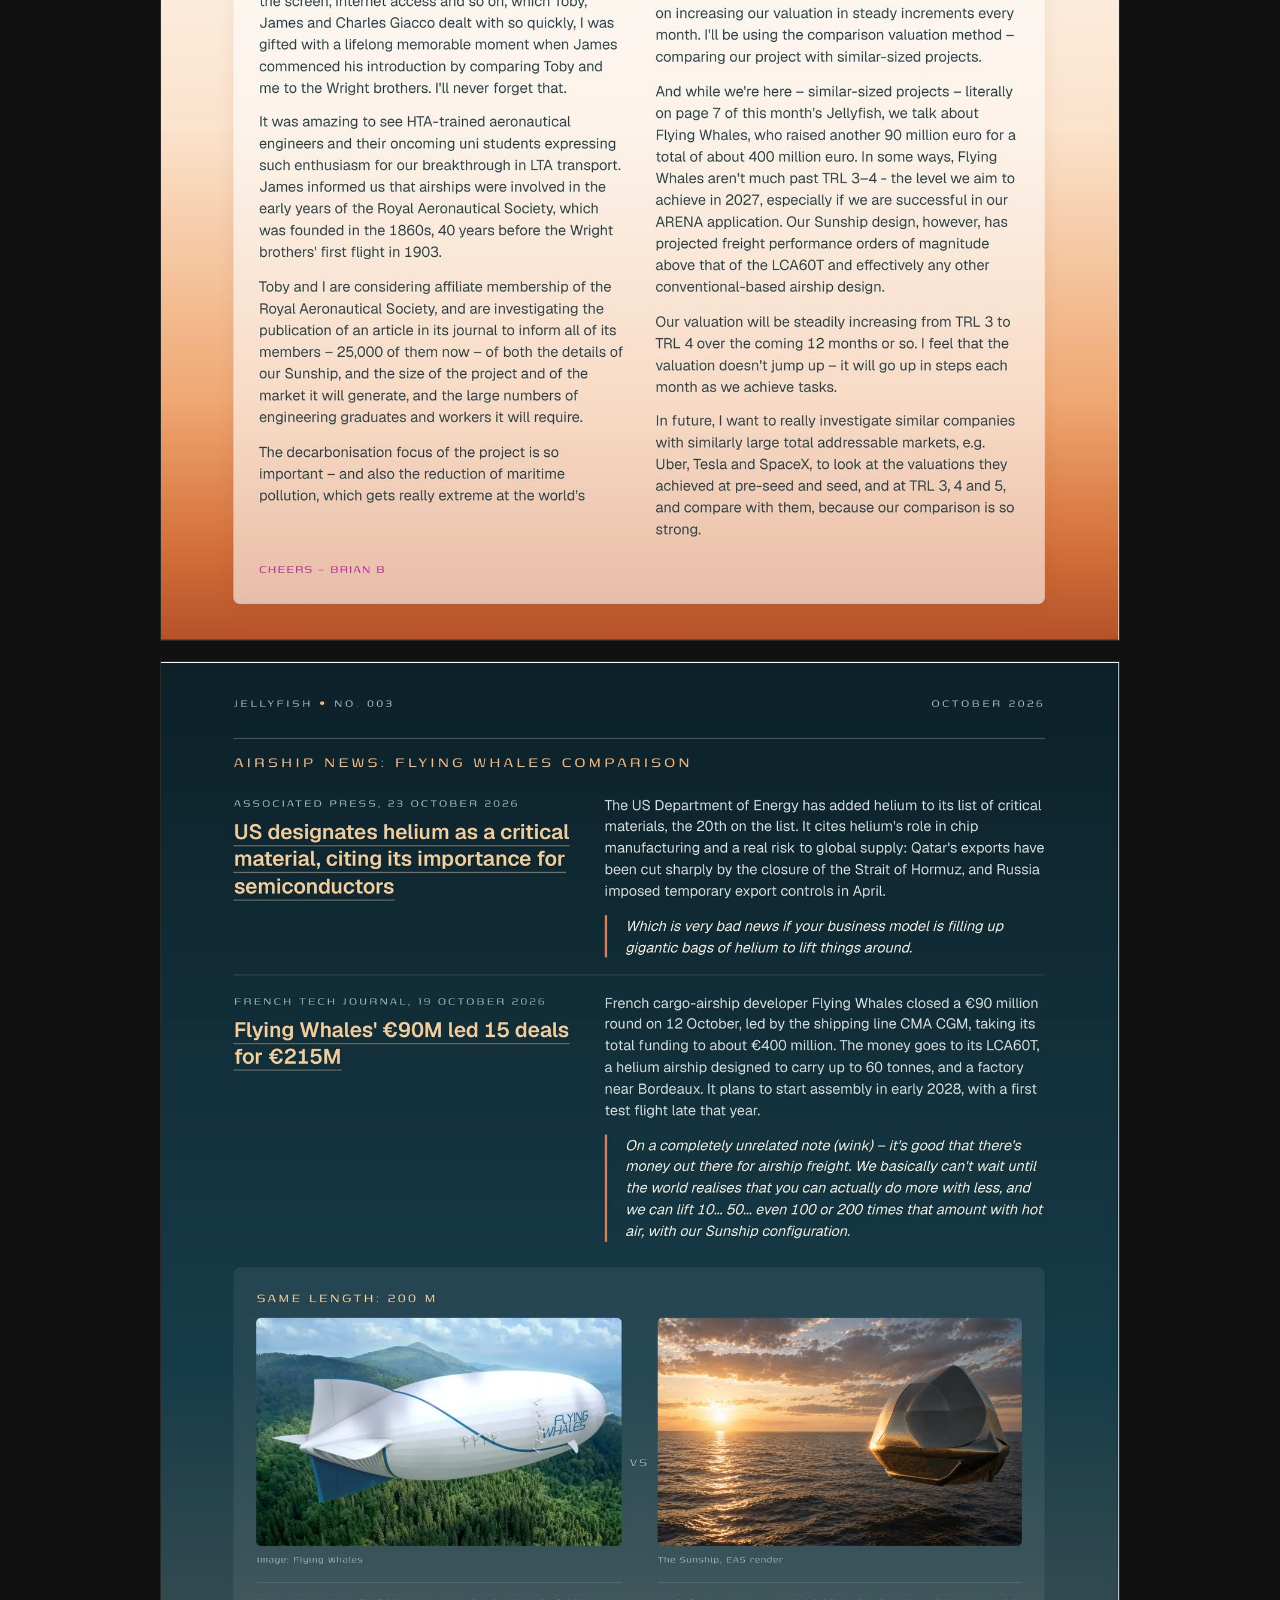
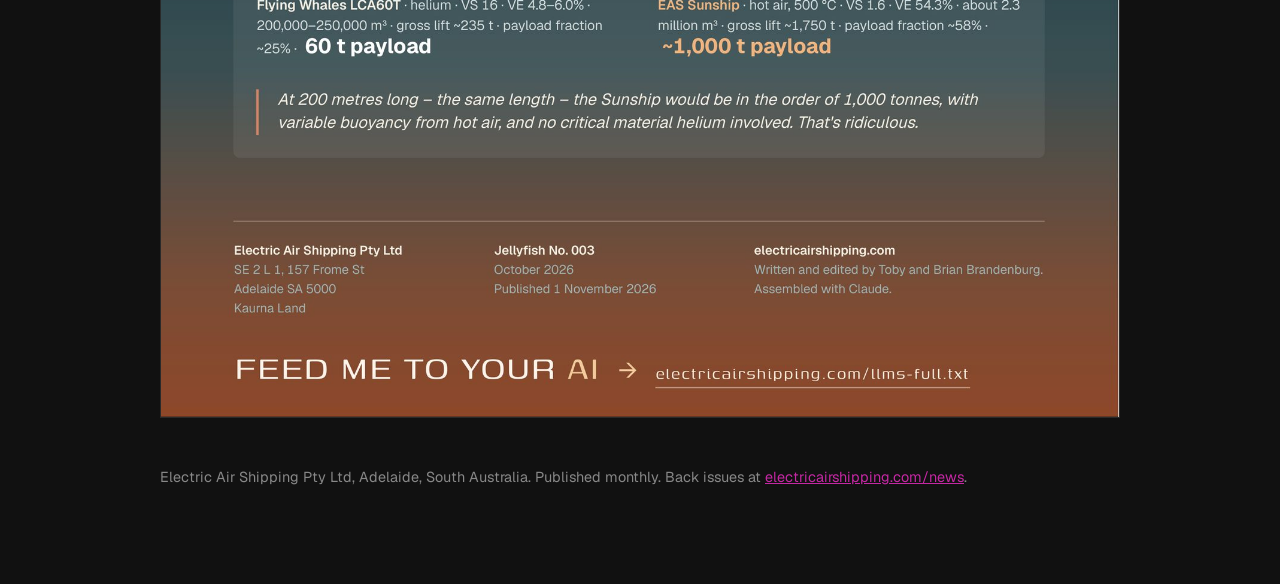
<file: news/jellyfish/003/index.html>
<!DOCTYPE html>
<html lang="en">

<head>
    <meta charset="UTF-8">
    <meta name="viewport" content="width=device-width, initial-scale=1.0">
    <title>Jellyfish No. 003 — October 2026 — Electric Air Shipping</title>
    <meta name="description"
        content="Jellyfish No. 003, October 2026: presenting to the Royal Aeronautical Society, Adelaide Chapter, the ARENA Launchpad application, staying in the office, and explainer 03 on size, scale and the square-cube law.">
    <meta property="og:type" content="article">
    <meta property="og:site_name" content="Electric Air Shipping">
    <meta property="og:title" content="Jellyfish No. 003 — October 2026">
    <meta property="og:description"
        content="The Royal Aeronautical Society, ARENA Launchpad, staying in the office, and the square-cube law.">
    <meta property="og:url" content="https://electricairshipping.com/news/jellyfish/003/">
    <meta property="og:image" content="https://electricairshipping.com/news/jellyfish/003/cover.jpg">
    <meta name="twitter:card" content="summary_large_image">
    <meta name="twitter:image" content="https://electricairshipping.com/news/jellyfish/003/cover.jpg">
    <link rel="shortcut icon" href="../../../assets/favicon.ico" type="image/x-icon">
    <link rel="stylesheet" href="../../../assets/site.css">
    <link rel="stylesheet" href="../../_shared.css">
</head>

<body>
    <header class="topbar">
        <a class="topbar-home" href="/" aria-label="Electric Air Shipping — home">
            <img src="../../../assets/logo-berry-white.svg" alt="Electric Air Shipping">
        </a>
        <nav class="topbar-nav">
            <a href="mailto:contact@electricairshipping.com" data-track="contact">CONTACT</a>
            <a href="#" data-nl-open data-track="receive">RECEIVE</a>
        </nav>
    </header>

    <main class="wrap">
        <a class="back" href="/news/">&larr; All issues</a>
        <p class="kicker">Jellyfish &middot; No. 003 &middot; October 2026</p>
        <h1>A monthly update from Electric Air Shipping.</h1>

        <a class="btn" href="./jellyfish-003.pdf" download>Download PDF</a>

        <div class="pages">
            <img src="./pages/p01-800.jpg"
                srcset="./pages/p01-800.jpg 800w, ./pages/p01-1600.jpg 1600w"
                sizes="(max-width: 64rem) 100vw, 64rem" width="800" height="1132"
                alt="Jellyfish No. 003, page 1 of 7">
            <img src="./pages/p02-800.jpg"
                srcset="./pages/p02-800.jpg 800w, ./pages/p02-1600.jpg 1600w"
                sizes="(max-width: 64rem) 100vw, 64rem" width="800" height="1132" loading="lazy"
                alt="Jellyfish No. 003, page 2 of 7">
            <img src="./pages/p03-800.jpg"
                srcset="./pages/p03-800.jpg 800w, ./pages/p03-1600.jpg 1600w"
                sizes="(max-width: 64rem) 100vw, 64rem" width="800" height="1132" loading="lazy"
                alt="Jellyfish No. 003, page 3 of 7">
            <img src="./pages/p04-800.jpg"
                srcset="./pages/p04-800.jpg 800w, ./pages/p04-1600.jpg 1600w"
                sizes="(max-width: 64rem) 100vw, 64rem" width="800" height="1132" loading="lazy"
                alt="Jellyfish No. 003, page 4 of 7">
            <img src="./pages/p05-800.jpg"
                srcset="./pages/p05-800.jpg 800w, ./pages/p05-1600.jpg 1600w"
                sizes="(max-width: 64rem) 100vw, 64rem" width="800" height="1132" loading="lazy"
                alt="Jellyfish No. 003, page 5 of 7">
            <img src="./pages/p06-800.jpg"
                srcset="./pages/p06-800.jpg 800w, ./pages/p06-1600.jpg 1600w"
                sizes="(max-width: 64rem) 100vw, 64rem" width="800" height="1132" loading="lazy"
                alt="Jellyfish No. 003, page 6 of 7">
            <img src="./pages/p07-800.jpg"
                srcset="./pages/p07-800.jpg 800w, ./pages/p07-1600.jpg 1600w"
                sizes="(max-width: 64rem) 100vw, 64rem" width="800" height="1132" loading="lazy"
                alt="Jellyfish No. 003, page 7 of 7">
        </div>

        <p class="foot">Electric Air Shipping Pty Ltd, Adelaide, South Australia.
            Published monthly. Back issues at <a href="/news/">electricairshipping.com/news</a>.</p>
    </main>

    <script src="../../../assets/newsletter.js" defer></script>
    <script src="../../../assets/menu.js" defer></script>
</body>

</html>
</file>
<file: assets/site.css>
/* Electric Air Shipping — shared site chrome.
 *
 * Loaded by BOTH the homepage and the knowledge base so the two share one
 * frame. Deliberately narrow in scope: design tokens, the fonts, the top bar,
 * and a couple of utilities. Page layout lives in each page's own file, so
 * this cannot fight the knowledge base's grid.
 */

/* ---------------------------------------------------------------- tokens */

:root {
    --bg: #111;
    --fg: #eee;
    --muted: #888;

    /* Deployed berry. The brand's canonical value is #c428a3; reconciling the
       two is a deliberate separate pass across all repos, so this stays as-is
       and the repaint becomes a one-line change here. */
    --berry: #c428a3;
    --orange: #ff9900;

    /* Shared by the bar's own height AND the homepage's scroll-padding-top.
       They must never drift apart, or scroll-snap targets land underneath the
       bar. One variable is the guarantee. */
    --bar-h: 3.25rem;
}

/* ----------------------------------------------------------------- fonts */

/* Geist — the pitch face: homepage, deck, and this shared bar.
   One variable file covers every weight 100-900. SIL Open Font License;
   see assets/fonts/OFL.txt, which must ship alongside it. */
@font-face {
    font-family: Geist;
    src: url("./fonts/Geist-Variable.woff2") format("woff2");
    font-weight: 100 900;
    font-display: swap;
}

/* Genos — the tools face, used by the knowledge base and the calculator.
   Declared here so both pages resolve it identically. */
@font-face {
    font-family: Genos;
    src: url("./Genos-Regular.ttf") format("truetype");
    font-display: swap;
}

/* -------------------------------------------------------------- utilities */

/* Off-screen but present for assistive technology and search engines.
   NOT display:none or visibility:hidden — those remove content from the
   accessibility tree entirely, which would silently defeat the purpose while
   looking identical on screen. */
.visually-hidden {
    position: absolute;
    width: 1px;
    height: 1px;
    margin: -1px;
    padding: 0;
    overflow: hidden;
    clip-path: inset(50%);
    white-space: nowrap;
    border: 0;
}

/* --------------------------------------------------------------- top bar */

.topbar {
    position: fixed;
    inset: 0 0 auto 0;
    height: var(--bar-h);
    z-index: 20;

    display: flex;
    align-items: center;
    justify-content: space-between;
    gap: 1rem;
    padding: 0 clamp(0.75rem, 2.5vw, 2rem);

    font-family: Geist, system-ui, sans-serif;
    /* Deliberately faint: the hero should still read as full-screen. */
    background: rgba(17, 17, 17, 0.55);
    backdrop-filter: blur(10px);
    -webkit-backdrop-filter: blur(10px);
}

.topbar-home {
    display: flex;
    align-items: center;
    height: 100%;
}

.topbar-home img {
    height: clamp(1.05rem, 2.2vh, 1.5rem);
    width: auto;
    display: block;
}

/* Interface chrome is Genos — the brand face, matching the hex page and the
   calculator. Geist is reserved for reading text (the hero headline and
   sub-line, which echo slide 15's own typography). */
.topbar-nav {
    display: flex;
    align-items: center;
    gap: clamp(0.9rem, 3vw, 2rem);
    font-family: Genos, system-ui, sans-serif;
    font-size: 1.2rem;
    letter-spacing: 0.05em;
}

.topbar-nav a {
    color: var(--berry);
    text-decoration: none;
    cursor: pointer;
    white-space: nowrap;
}

.topbar-nav a:hover,
.topbar-nav a:focus-visible {
    color: var(--orange);
}

/* Keyboard focus must stay obvious against photography. */
.topbar a:focus-visible,
.nl-box a:focus-visible {
    outline: 2px solid var(--orange);
    outline-offset: 3px;
}

/* ------------------------------------------------- sections menu (bars) */
/* Markup is injected by assets/menu.js so it exists in exactly one place;
   only these styles are shared. The bar holds CONTACT and RECEIVE as words
   and everything else behind this button, so the bar's width stays fixed
   however many sections there are. */

/* Deliberately NOT position:relative — the panel below anchors to the BAR,
   not to this button, and leaving no positioning context here is what lets
   it do that. */
.menu-wrap {
    display: flex;
    align-items: center;
}

.menu-btn {
    display: flex;
    flex-direction: column;
    justify-content: center;
    gap: 0.28rem;
    width: 1.6rem;
    height: 1.6rem;
    padding: 0;
    background: none;
    border: 0;
    cursor: pointer;
}

.menu-btn span {
    display: block;
    height: 2px;
    width: 100%;
    background: var(--berry);
    transition: background 0.15s;
}

.menu-btn:hover span,
.menu-btn:focus-visible span,
.menu-wrap.open .menu-btn span {
    background: var(--orange);
}

.menu-btn:focus-visible {
    outline: 2px solid var(--orange);
    outline-offset: 3px;
}

/* Anchored to .topbar. With .menu-wrap unpositioned these offsets resolve
   against the bar's padding box, so top:100% is the bar's full height and
   right:0 its outer edge: the panel hangs flush off the bar rather than
   floating inset from it and overlapping its lower few pixels. */
.menu-panel {
    position: absolute;
    top: 100%;
    right: 0;
    min-width: 10rem;
    display: flex;
    flex-direction: column;
    background: rgba(17, 17, 17, 0.96);
    backdrop-filter: blur(10px);
    -webkit-backdrop-filter: blur(10px);
    border: 1px solid #2a2a2a;
    border-top: 0;      /* the bar itself is the panel's top edge */
    border-right: 0;    /* would otherwise be a hairline on the screen edge */
    padding: 0.35rem 0;
}

.menu-panel[hidden] {
    display: none;
}

.menu-panel a {
    padding: 0.5rem 1.1rem;
    /* Matches .topbar's own inline padding EXACTLY, so every label lands on
       the same right margin as CONTACT, RECEIVE and the button above it.
       If the bar's padding changes, change this with it. */
    padding-right: clamp(0.75rem, 2.5vw, 2rem);
    color: var(--berry);
    text-decoration: none;
    white-space: nowrap;
    /* Items align to the panel's right edge, which sits on the page's right
       margin — so every entry lines up under the button however long it is,
       and a longer future entry grows leftwards instead of shifting the set. */
    text-align: right;
}

.menu-panel a:hover,
.menu-panel a:focus-visible {
    color: var(--orange);
    background: rgba(255, 255, 255, 0.04);
}

/* --------------------------------------------- newsletter modal (RECEIVE) */
/* Markup is injected by assets/newsletter.js so it exists in exactly one
   place; only these styles are shared. */

.nl-overlay {
    position: fixed;
    inset: 0;
    background: rgba(0, 0, 0, 0.7);
    display: none;
    justify-content: center;
    align-items: center;
    z-index: 30;
}

.nl-overlay.open {
    display: flex;
}

.nl-box {
    background: #111;
    border: 0.25rem solid #222;
    border-radius: 0.25rem;
    padding: 1.5rem 2rem;
    display: flex;
    flex-direction: column;
    gap: 1rem;
    width: min(90vw, 26rem);
    font-family: Genos, system-ui, sans-serif;
    font-size: 1.3rem;
    color: var(--berry);
}

/* The Turnstile check is a fixed 300px wide. At phone width the 2rem side
   padding left ~273px and the widget ran into the right border, so phones
   get a slightly wider box with slimmer sides. */
@media (max-width: 420px) {
    .nl-box {
        width: 94vw;
        padding-left: 0.75rem;
        padding-right: 0.75rem;
    }
}

.nl-box input {
    font-family: inherit;
    font-size: 1rem;
    background: #1c1c1c;
    color: #eaeaea;
    border: 1px solid #777;
    border-radius: 0.25rem;
    padding: 0.5rem 0.75rem;
    outline: none;
}

.nl-box input:focus {
    border-color: var(--berry);
}

.nl-msg {
    font-size: 0.9rem;
    color: #eaeaea;
    min-height: 1.5rem;
}

/* CANCEL sits at the left edge, the action at the right. */
.nl-actions {
    display: flex;
    gap: 1.5rem;
    justify-content: space-between;
}

.nl-actions a {
    cursor: pointer;
    color: var(--berry);
    text-decoration: none;
}

.nl-actions a:hover,
.nl-actions a:focus-visible {
    color: var(--orange);
}
</file>
<file: news/_shared.css>
/* News section — page layout only. Chrome and tokens come from
   assets/site.css, which this must never fight. */
*{ box-sizing:border-box; }
html,body{ margin:0; background:var(--bg); color:var(--fg);
  font-family:Geist, system-ui, sans-serif; -webkit-font-smoothing:antialiased; }
a{ color:var(--berry); }
a:hover,a:focus-visible{ color:var(--orange); }
.wrap{ max-width:64rem; margin:0 auto; padding:calc(var(--bar-h) + 3.5rem) clamp(1rem,4vw,2rem) 5rem; }
/* Also worn by <h1> and <h2> on the index, so the weight is pinned: without
   it a heading would render at 500 and a <p> kicker at 400, for no reason a
   reader could see. */
.kicker{ font-family:Genos, system-ui, sans-serif; text-transform:uppercase;
  letter-spacing:.18em; font-size:1.15rem; font-weight:400; color:var(--berry);
  margin:0 0 .5rem; }
/* Every issue page opens with this, above its kicker. Issue pages are mostly
   reached from shared links and search, where the browser's back button does
   not lead to /news - so the way back has to be on the page, at the top, not
   only in the footer under a very tall PDF. */
.back{ display:inline-block; font-family:Genos, system-ui, sans-serif; text-transform:uppercase;
  letter-spacing:.16em; font-size:.95rem; color:var(--muted); text-decoration:none;
  margin:0 0 1.25rem; }
.back:hover,.back:focus-visible{ color:var(--orange); }
h1{ font-weight:500; font-size:clamp(2.2rem,6vw,3.4rem); line-height:1.02;
  letter-spacing:-.03em; margin:0 0 1rem; }
.rule{ border:0; border-top:1px solid #2a2a2a; margin:3rem 0; }
/* A strand is one list on the index: Jellyfish issues, or everything else.
   They are deliberately identical, so a third strand needs markup only. */
.strand{ margin-top:2.5rem; }

/* Heading line. */
.strand-head{ display:flex; align-items:center; justify-content:space-between;
  gap:1rem; }

/* ---------------------------------------------------------------- rails */
/* A strand scrolls SIDEWAYS instead of growing downwards, so a hundred
   Jellyfish issues cost exactly as much page as one.

   A horizontal scroller inside a vertically scrolling page is safe in a way
   two side-by-side VERTICAL scrollers would not be: the axes never compete,
   so nothing traps the wheel, and a phone swipes it natively. Native overflow
   does the work - no library, and it keeps working if rail.js never loads. */
.rail{ list-style:none; margin:0; padding:0 0 1rem;
  display:flex; gap:clamp(1rem,3vw,1.75rem);
  overflow-x:auto; overscroll-behavior-x:contain;
  scroll-snap-type:x mandatory;
  scrollbar-width:thin; scrollbar-color:#3a3a3a transparent; }

/* Card width is deliberately NOT a round fraction of the rail: the next card
   must sit half-visible at the edge or nobody discovers the row scrolls. */
.rail > li{ flex:0 0 clamp(13rem,62vw,17rem); scroll-snap-align:start; }

/* The rail is a scrollable region, so it must be reachable by keyboard -
   tabindex in the markup, and a focus ring that survives the photography. */
.rail:focus-visible{ outline:2px solid var(--orange); outline-offset:4px; }

/* Arrows either side of the pictures, centred on them (rail.js sets --arrow-y).
   Outside the rail where the page margin has room for them, so they never
   cover the artwork; over the picture edges, on a dark backing, where not. */
.rail-frame{ position:relative; }
.rail-frame > .rail-arrow{ position:absolute; z-index:1; top:var(--arrow-y,40%);
  transform:translateY(-50%); background:rgba(17,17,17,.85); }
.rail-frame > .rail-prev{ left:.4rem; }
.rail-frame > .rail-next{ right:.4rem; }
.rail-frame > .rail-arrow[hidden]{ display:none; }
@media (min-width:68rem){
  .rail-frame > .rail-arrow{ background:none; }
  .rail-frame > .rail-prev{ left:-2.6rem; }
  .rail-frame > .rail-next{ right:-2.6rem; }
}
.rail-arrow{ width:2rem; height:2rem; display:grid; place-items:center;
  background:none; color:var(--berry); border:1px solid var(--berry);
  cursor:pointer; font:inherit; line-height:1; padding:0; }
.rail-arrow:hover:not(:disabled),.rail-arrow:focus-visible{ color:var(--bg);
  background:var(--orange); border-color:var(--orange); }
.rail-arrow:disabled{ opacity:.3; cursor:default; }
.rail-arrow svg{ width:1rem; height:1rem; }

/* ---------------------------------------------------------------- cards */
/* One card, for BOTH a Jellyfish issue and any other article. It was called
   .issue when Jellyfish was the only thing here; a press announcement is not
   an issue of anything. Vertical now, because it lives in a rail. */
.entry{ display:block; }

/* Covers are portrait and photographs are landscape, so the frame is squared
   and the image cropped to fill it - otherwise every card in a row would be a
   different height. Nudge a bad crop per entry with
   style="object-position:top" (or left/right/a percentage). */
.entry img{ width:100%; aspect-ratio:1/1; object-fit:cover; display:block;
  border:1px solid #2a2a2a; }
.entry h3{ font-weight:500; font-size:1.25rem; letter-spacing:-.02em;
  margin:.9rem 0 .3rem; }
.entry h3 a{ text-decoration:none; }
.entry .date{ font-family:Genos, system-ui, sans-serif; text-transform:uppercase;
  letter-spacing:.16em; font-size:.95rem; color:var(--muted); margin:0 0 .7rem; }
.entry p{ line-height:1.55; font-size:.95rem; color:#cfcfcf; }
.entry .btn{ margin-top:1rem; font-size:1rem; padding:.45rem .9rem; }

.btn{ display:inline-block; font-family:Genos, system-ui, sans-serif; text-transform:uppercase;
  letter-spacing:.12em; font-size:1.1rem; text-decoration:none; color:var(--berry);
  border:1px solid var(--berry); padding:.55rem 1.1rem; margin:1.25rem .6rem 0 0; }
.btn:hover,.btn:focus-visible{ color:var(--bg); background:var(--orange); border-color:var(--orange); }
/* An issue is its PDF's pages as images, stacked: every phone and browser
   shows a picture, where an embedded PDF viewer fails outright on Android.
   Made by Newsletter/issue-pages.py. The PDF itself is the button above. */
.pages{ margin-top:2rem; display:grid; gap:1.25rem; }
.pages img{ display:block; width:100%; height:auto; border:1px solid #2a2a2a;
  background:#1a1a1a; }
.foot{ font-size:.9rem; color:var(--muted); line-height:1.6; margin-top:3rem; }

/* Subscribe block. Deliberately AFTER the issues, not before them: someone who
   has just read something is a far better ask than someone who has not. Sits
   inside the Jellyfish strand rather than at the foot of the page, because it
   asks for Jellyfish specifically, not for the page.

   The box IS the button. It used to be a heading with a button under it that
   said the same thing twice, so the heading became the label and the <aside>
   became the <a>. Fires the same RECEIVE modal as the top bar — one signup
   path, one backend. */
.signup{ display:block; text-align:center; text-decoration:none;
  font-size:1.5rem; font-weight:500; letter-spacing:-.02em; color:var(--berry);
  border:1px solid var(--berry); background:#151515;
  padding:clamp(1.4rem,3vw,2rem); margin:3rem 0 0; }
.signup:hover,.signup:focus-visible{ color:var(--bg); background:var(--orange);
  border-color:var(--orange); }

/* ------------------------------------------------------------- articles */
/* A story extracted word for word from a Jellyfish issue, or any other
   article that lives on this site. One photo, body text, an optional pull
   quote, then a line linking back to the issue it came from. */
.article figure{ margin:1.5rem 0 2rem; }
.article figure img{ display:block; width:100%; height:auto; border:1px solid #2a2a2a; }
.article figcaption{ font-size:.9rem; color:var(--muted); margin-top:.6rem; line-height:1.5; }
.article .body{ max-width:42rem; }
.article .body p{ font-size:1.08rem; line-height:1.7; color:#dcdcdc; margin:0 0 1.2rem; }
.article .pull{ margin:2rem 0; padding:0 0 0 1.25rem; border-left:2px solid var(--berry); }
.article .pull p{ font-size:1.3rem; line-height:1.5; color:var(--fg); margin:0 0 .8rem; }
.article .pull footer{ font-family:Genos, system-ui, sans-serif; text-transform:uppercase;
  letter-spacing:.12em; font-size:.95rem; color:var(--muted); }
.article .source{ font-family:Genos, system-ui, sans-serif; text-transform:uppercase;
  letter-spacing:.14em; font-size:1rem; color:var(--muted); margin:2.5rem 0 0; }
</file>
